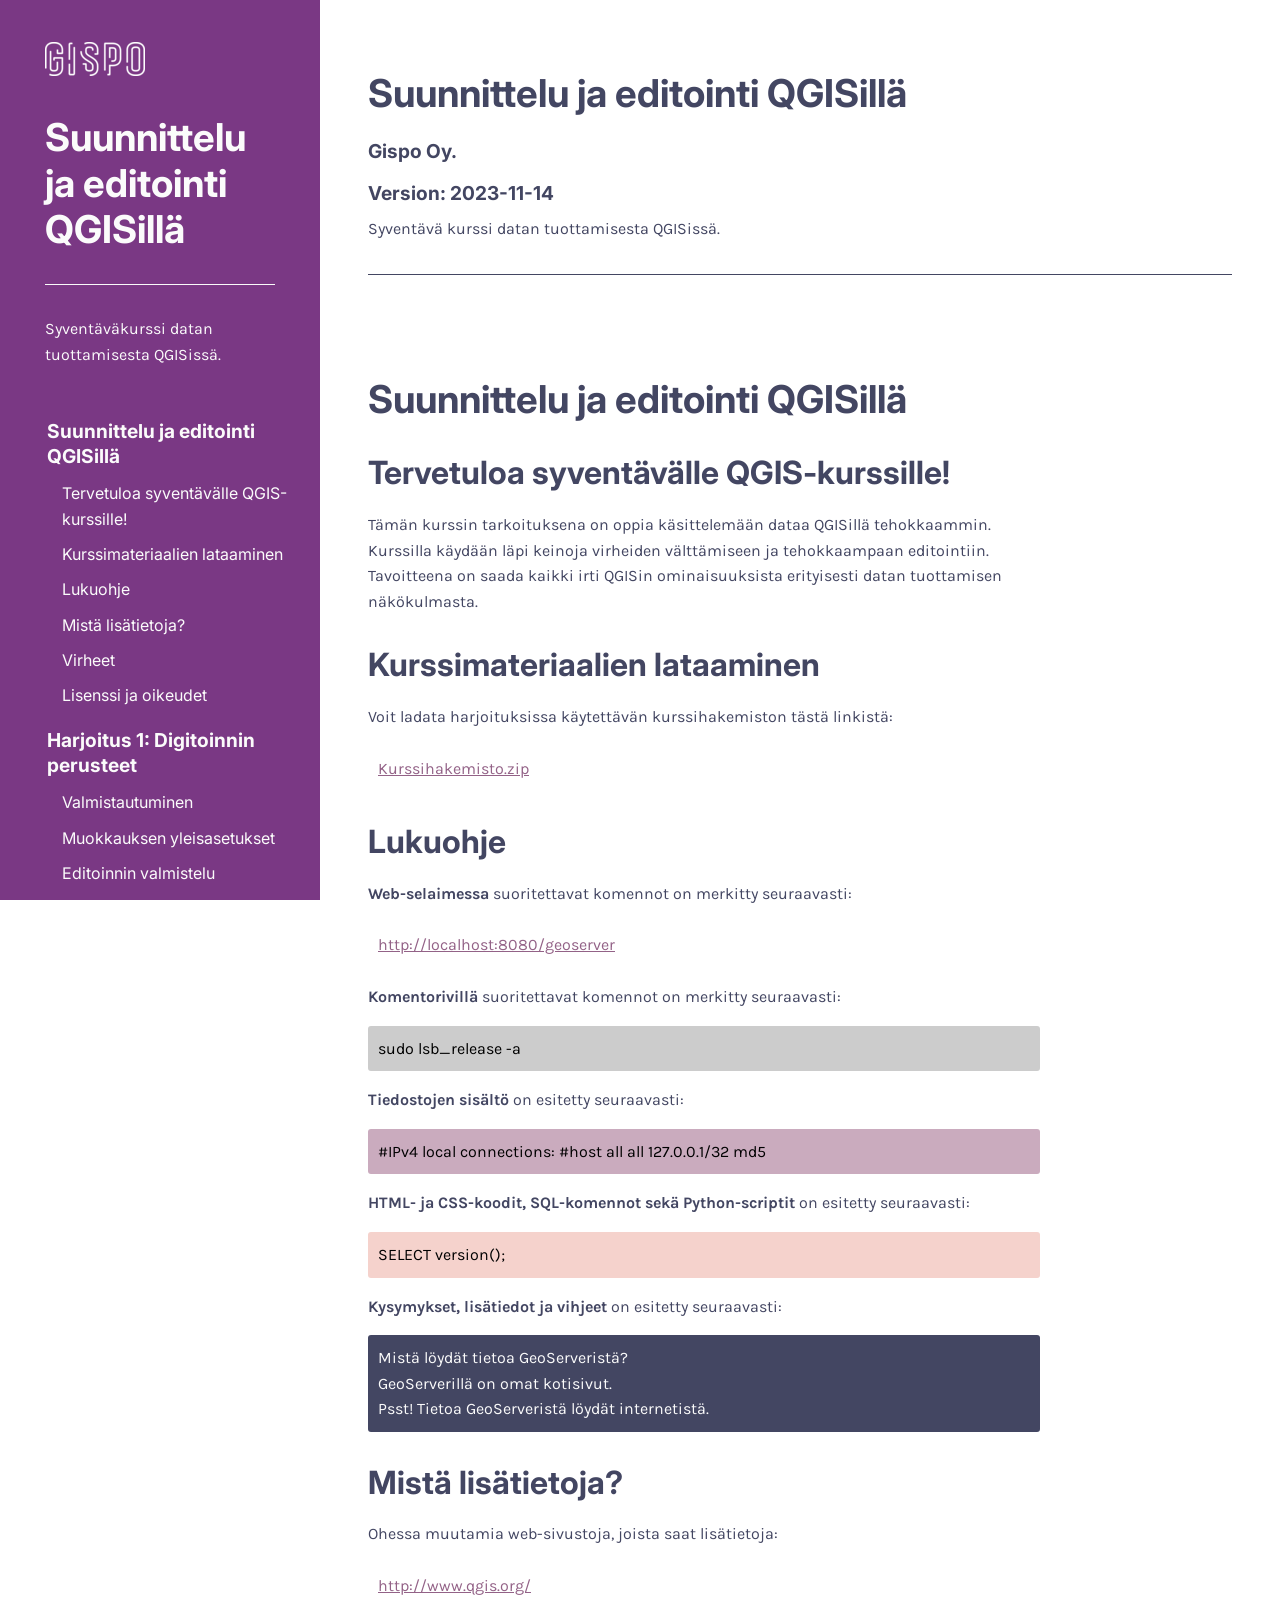
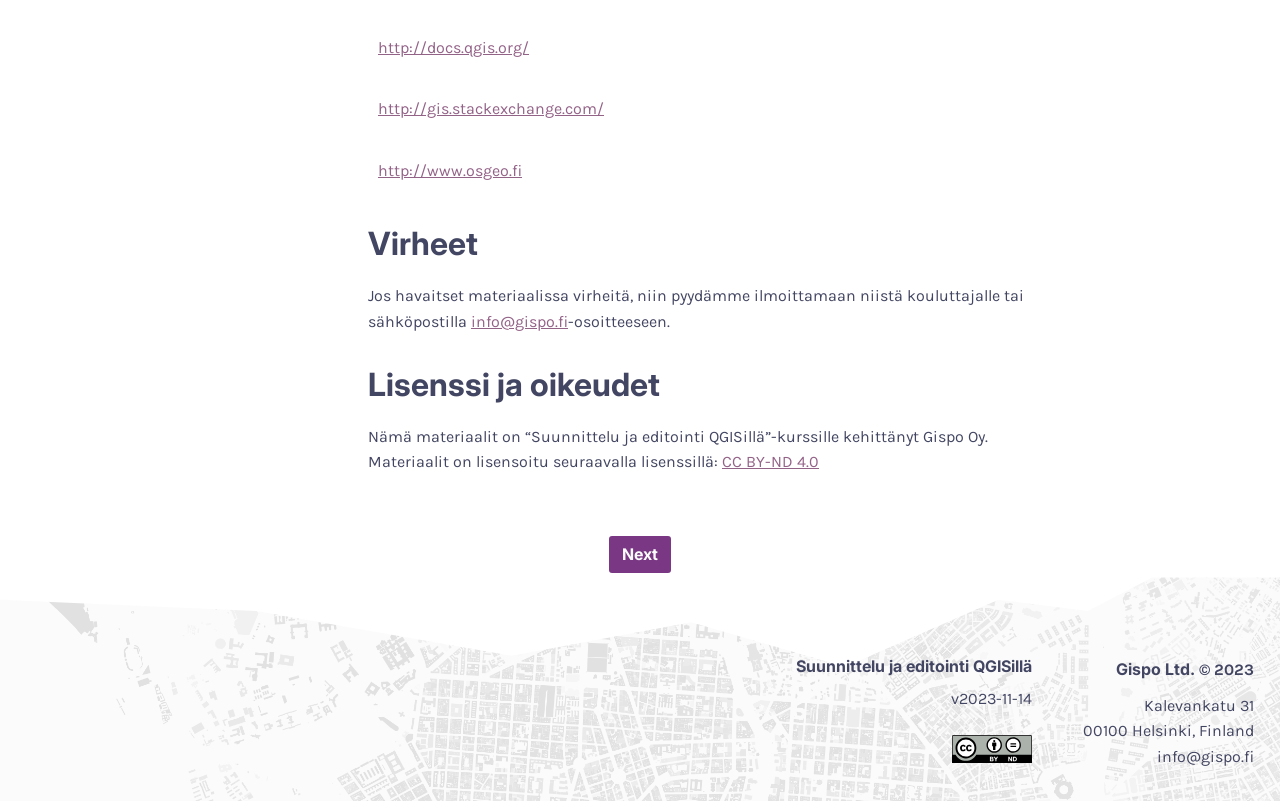
<file: docs/index.html>
<!DOCTYPE html>
<html lang="" xml:lang="">
<head>

<!-- Based on TemplateMo 553 Xtra Blog: https://templatemo.com/tm-553-xtra-blog -->

<meta charset="utf-8" />
<meta name="generator" content="pandoc" />
<meta name="viewport" content="width=device-width, initial-scale=1" />
<meta property="og:title" content="Suunnittelu ja editointi QGISillä" />
<meta property="og:type" content="book" />





<meta name="author" content="Gispo Oy." />

<meta name="date" content="2023-11-14" />


<meta name="description" content="Suunnittelu ja editointi QGISillä">

<title>Suunnittelu ja editointi QGISillä</title>




<link rel="stylesheet" href="custom.css" type="text/css" />

<link href="css/bootstrap.min.css" rel="stylesheet">
<link href="css/hamburgers.css" rel="stylesheet">

</head>

<body>


<div class="main-content">
<!-- special comment to mark beginning of title section for bookdown -->
<!-- bookdown comments must be in this order: title, toc, body -->

<div class="main-content-wrapper">

<div class="row">
<div class="col-sm-12">
<header class="main-toc sidebar" id="sidebar">
<div class="sidebar-wrapper">

<button class="navbar-toggle hamburger hamburger--collapse" id="navbar-toggle"
type="button" onclick="navToggle()" aria-label="Toggle navigation">
<span class="hamburger-box"><span class="hamburger-inner"></span></span>
</button>

<div class="sidebar-title-wrapper">
<img alt="Logo" width="100" src="img/gispo_white_sm.png" class="sidebar-logo">
<div class="sidebar-title"><h1>Suunnittelu ja editointi QGISillä</h1></div>
<div class="abstract-sidebar"><p>Syventäväkurssi datan tuottamisesta QGISissä.</p></div>
</div>

<nav class="sidebar-nav">
<div id="TOC" class="toc">
<ul>
<li class="has-sub"><a href="index.html#suunnittelu-ja-editointi-qgisillä"><span class="toc-section-number">1</span> Suunnittelu ja editointi QGISillä</a>
<ul>
<li><a href="index.html#tervetuloa-syventävälle-qgis-kurssille"><span class="toc-section-number">1.1</span> Tervetuloa syventävälle QGIS-kurssille!</a></li>
<li><a href="index.html#kurssimateriaalien-lataaminen"><span class="toc-section-number">1.2</span> Kurssimateriaalien lataaminen</a></li>
<li><a href="index.html#lukuohje"><span class="toc-section-number">1.3</span> Lukuohje</a></li>
<li><a href="index.html#mistä-lisätietoja"><span class="toc-section-number">1.4</span> Mistä lisätietoja?</a></li>
<li><a href="index.html#virheet"><span class="toc-section-number">1.5</span> Virheet</a></li>
<li><a href="index.html#lisenssi-ja-oikeudet"><span class="toc-section-number">1.6</span> Lisenssi ja oikeudet</a></li>
</ul></li>
<li class="has-sub"><a href="2-harjoitus-1-digitoinnin-perusteet.html#harjoitus-1-digitoinnin-perusteet"><span class="toc-section-number">2</span> Harjoitus 1: Digitoinnin perusteet</a>
<ul>
<li><a href="2-harjoitus-1-digitoinnin-perusteet.html#valmistautuminen"><span class="toc-section-number">2.1</span> Valmistautuminen</a></li>
<li><a href="2-harjoitus-1-digitoinnin-perusteet.html#muokkauksen-yleisasetukset"><span class="toc-section-number">2.2</span> Muokkauksen yleisasetukset</a></li>
<li><a href="2-harjoitus-1-digitoinnin-perusteet.html#editoinnin-valmistelu"><span class="toc-section-number">2.3</span> Editoinnin valmistelu</a></li>
<li><a href="2-harjoitus-1-digitoinnin-perusteet.html#geopackagen-luonti"><span class="toc-section-number">2.4</span> GeoPackagen luonti</a></li>
<li><a href="2-harjoitus-1-digitoinnin-perusteet.html#aloita-geometrioiden-editointi"><span class="toc-section-number">2.5</span> Aloita geometrioiden editointi</a></li>
</ul></li>
<li class="has-sub"><a href="3-harjoitus-2-edistyneet-digitointiominaisuudet.html#harjoitus-2-edistyneet-digitointiominaisuudet"><span class="toc-section-number">3</span> Harjoitus 2: Edistyneet digitointiominaisuudet</a>
<ul>
<li><a href="3-harjoitus-2-edistyneet-digitointiominaisuudet.html#valmistautuminen-1"><span class="toc-section-number">3.1</span> Valmistautuminen</a></li>
<li><a href="3-harjoitus-2-edistyneet-digitointiominaisuudet.html#kohteisiin-tarttuminen-snapping-ja-rakennustila-construction-mode"><span class="toc-section-number">3.2</span> Kohteisiin tarttuminen (snapping) ja rakennustila (construction mode)</a></li>
<li><a href="3-harjoitus-2-edistyneet-digitointiominaisuudet.html#rakentamistila"><span class="toc-section-number">3.3</span> Rakentamistila</a></li>
<li class="has-sub"><a href="3-harjoitus-2-edistyneet-digitointiominaisuudet.html#rakennuksen-piirto-apuviivojen-avulla"><span class="toc-section-number">3.4</span> Rakennuksen piirto apuviivojen avulla</a>
<ul>
<li><a href="3-harjoitus-2-edistyneet-digitointiominaisuudet.html#sitten-vain-harjoittelemaan."><span class="toc-section-number">3.4.1</span> Sitten vain harjoittelemaan….</a></li>
</ul></li>
<li><a href="3-harjoitus-2-edistyneet-digitointiominaisuudet.html#suorakulmaisen-polygonin-piirtäminen"><span class="toc-section-number">3.5</span> Suorakulmaisen polygonin piirtäminen</a></li>
<li><a href="3-harjoitus-2-edistyneet-digitointiominaisuudet.html#tehtävä-rakennus-3540-m-tontin-rajan-suuntaisesti-etäisyys-rajaan-15-m"><span class="toc-section-number">3.6</span> Tehtävä: “Rakennus 35×40 m tontin rajan suuntaisesti, etäisyys rajaan 15 m”</a></li>
<li><a href="3-harjoitus-2-edistyneet-digitointiominaisuudet.html#case-rakennusala-tontille-polygonin-kopiointi-toiseksi-itseään-pienemmäksi"><span class="toc-section-number">3.7</span> Case rakennusala tontille: polygonin kopiointi toiseksi itseään pienemmäksi</a></li>
<li><a href="3-harjoitus-2-edistyneet-digitointiominaisuudet.html#lisätehtävä-lisää-rakennukset-tasolle-funktio-jolla-pinta-ala-tieto-päivittyy-automaattisesti"><span class="toc-section-number">3.8</span> Lisätehtävä: Lisää Rakennukset tasolle funktio, jolla pinta-ala tieto päivittyy automaattisesti</a></li>
<li><a href="3-harjoitus-2-edistyneet-digitointiominaisuudet.html#lopuksi"><span class="toc-section-number">3.9</span> Lopuksi</a></li>
</ul></li>
<li class="has-sub"><a href="4-harjoitus-3-georeferointi.html#harjoitus-3-georeferointi"><span class="toc-section-number">4</span> Harjoitus 3: Georeferointi</a>
<ul>
<li class="has-sub"><a href="4-harjoitus-3-georeferointi.html#valmistautuminen-2"><span class="toc-section-number">4.1</span> Valmistautuminen</a>
<ul>
<li><a href="4-harjoitus-3-georeferointi.html#section"><span class="toc-section-number">4.1.1</span> </a></li>
</ul></li>
<li><a href="4-harjoitus-3-georeferointi.html#aineistojen-valmistelu---georeferoija-lisäosan-aktivointi"><span class="toc-section-number">4.2</span> Aineistojen valmistelu <strong>-</strong> Georeferoija lisäosan aktivointi</a></li>
<li><a href="4-harjoitus-3-georeferointi.html#georeferoija-lisäosan-toiminta"><span class="toc-section-number">4.3</span> Georeferoija-lisäosan toiminta</a></li>
<li><a href="4-harjoitus-3-georeferointi.html#panosta-vastinpisteisiin"><span class="toc-section-number">4.4</span> Panosta vastinpisteisiin</a></li>
<li><a href="4-harjoitus-3-georeferointi.html#vastinpisteiden-tarkastelu-ja-varsinainen-georeferointi"><span class="toc-section-number">4.5</span> Vastinpisteiden tarkastelu ja varsinainen georeferointi</a></li>
</ul></li>
<li class="has-sub"><a href="5-harjoitus-4-topologia-ja-geometria.html#harjoitus-4-topologia-ja-geometria"><span class="toc-section-number">5</span> Harjoitus 4: Topologia ja geometria</a>
<ul>
<li><a href="5-harjoitus-4-topologia-ja-geometria.html#valmistautuminen-3"><span class="toc-section-number">5.1</span> Valmistautuminen</a></li>
<li><a href="5-harjoitus-4-topologia-ja-geometria.html#virheellisen-aineiston-tuonti-qgisiin"><span class="toc-section-number">5.2</span> Virheellisen aineiston tuonti QGISiin</a></li>
<li><a href="5-harjoitus-4-topologia-ja-geometria.html#tarkista-kelpoisuus-check-validity"><span class="toc-section-number">5.3</span> Tarkista kelpoisuus (Check validity)</a></li>
<li><a href="5-harjoitus-4-topologia-ja-geometria.html#topologian-tarkastaja-topology-checker"><span class="toc-section-number">5.4</span> Topologian tarkastaja (Topology checker)</a></li>
<li><a href="5-harjoitus-4-topologia-ja-geometria.html#tarkista-geometriat-geometry-checker"><span class="toc-section-number">5.5</span> Tarkista geometriat (Geometry checker)</a></li>
<li><a href="5-harjoitus-4-topologia-ja-geometria.html#geometrian-ja-topologian-validointi-tasoa-muokattaessa"><span class="toc-section-number">5.6</span> Geometrian ja topologian validointi tasoa muokattaessa</a></li>
</ul></li>
<li class="has-sub"><a href="6-harjoitus-5-geokoodaus.html#harjoitus-5-geokoodaus"><span class="toc-section-number">6</span> Harjoitus 5: Geokoodaus</a>
<ul>
<li><a href="6-harjoitus-5-geokoodaus.html#valmistautuminen-4"><span class="toc-section-number">6.1</span> Valmistautuminen</a></li>
<li><a href="6-harjoitus-5-geokoodaus.html#geocoding--lisäosa"><span class="toc-section-number">6.2</span> GeoCoding -lisäosa</a></li>
<li class="has-sub"><a href="6-harjoitus-5-geokoodaus.html#digitransit.fi-geocoder"><span class="toc-section-number">6.3</span> DigiTransit.fi Geocoder</a>
<ul>
<li><a href="6-harjoitus-5-geokoodaus.html#digitransit.fi---alkuvalmistelut"><span class="toc-section-number">6.3.1</span> DigiTransit.fi - alkuvalmistelut</a></li>
<li><a href="6-harjoitus-5-geokoodaus.html#digitransit.fi---geocoder-aktivointi"><span class="toc-section-number">6.3.2</span> DigiTransit.fi - Geocoder aktivointi</a></li>
</ul></li>
</ul></li>
</ul>
</div>
</nav>
</div>
</header>
</div>
</div>
<div class="row">
<div class="col-sm-12">
<!-- This title section is only rendered to index.html -->
<div id="title-container">

<h1 id="title-header">Suunnittelu ja editointi QGISillä</h1>

<h4 class="author">Gispo Oy.</h4>

<h4 id="build-date">Version: 2023-11-14</h4>

<div class="abstract"><p>Syventävä kurssi datan tuottamisesta QGISissä.</p></div>

</div>
<div id="suunnittelu-ja-editointi-qgisillä" class="section level1" number="1">
<h1><span class="header-section-number">1</span> Suunnittelu ja editointi QGISillä</h1>
<div id="tervetuloa-syventävälle-qgis-kurssille" class="section level2" number="1.1">
<h2><span class="header-section-number">1.1</span> Tervetuloa syventävälle QGIS-kurssille!</h2>
<p>Tämän kurssin tarkoituksena on oppia käsittelemään dataa QGISillä tehokkaammin.
Kurssilla käydään läpi keinoja virheiden välttämiseen ja tehokkaampaan editointiin.
Tavoitteena on saada kaikki irti QGISin ominaisuuksista erityisesti datan tuottamisen näkökulmasta.</p>
</div>
<div id="kurssimateriaalien-lataaminen" class="section level2" number="1.2">
<h2><span class="header-section-number">1.2</span> Kurssimateriaalien lataaminen</h2>
<p>Voit ladata harjoituksissa käytettävän kurssihakemiston tästä linkistä:</p>
<div class="note-box">
<p><a href="https://drive.google.com/uc?export=download&amp;id=1mn5UeGgBxYZ29qG0igVmKanzVpeNEaK5">Kurssihakemisto.zip</a></p>
</div>
</div>
<div id="lukuohje" class="section level2" number="1.3">
<h2><span class="header-section-number">1.3</span> Lukuohje</h2>
<p><strong>Web-selaimessa</strong> suoritettavat komennot on merkitty seuraavasti:</p>
<div class="note-box">
<p><a href="http://localhost:8080/geoserver" class="uri">http://localhost:8080/geoserver</a></p>
</div>
<p><strong>Komentorivillä</strong> suoritettavat komennot on merkitty seuraavasti:</p>
<div class="commandline-box">
<p>sudo lsb_release -a</p>
</div>
<p><strong>Tiedostojen sisältö</strong> on esitetty seuraavasti:</p>
<div class="file-content-box">
<p>#IPv4 local connections: #host all all 127.0.0.1/32 md5</p>
</div>
<p><strong>HTML- ja CSS-koodit, SQL-komennot sekä Python-scriptit</strong> on esitetty seuraavasti:</p>
<div class="code-box">
<p>SELECT version();</p>
</div>
<p><strong>Kysymykset, lisätiedot ja vihjeet</strong> on esitetty seuraavasti:</p>
<div class="hint-box">
<p>Mistä löydät tietoa GeoServeristä?</p>
<p>GeoServerillä on omat kotisivut.</p>
<p>Psst! Tietoa GeoServeristä löydät internetistä.</p>
</div>
</div>
<div id="mistä-lisätietoja" class="section level2" number="1.4">
<h2><span class="header-section-number">1.4</span> Mistä lisätietoja?</h2>
<p>Ohessa muutamia web-sivustoja, joista saat lisätietoja:</p>
<div class="note-box">
<p><a href="http://www.qgis.org/" class="uri">http://www.qgis.org/</a></p>
</div>
<div class="note-box">
<p><a href="http://docs.qgis.org/" class="uri">http://docs.qgis.org/</a></p>
</div>
<div class="note-box">
<p><a href="http://gis.stackexchange.com/" class="uri">http://gis.stackexchange.com/</a></p>
</div>
<div class="note-box">
<p><a href="http://www.osgeo.fi" class="uri">http://www.osgeo.fi</a></p>
</div>
</div>
<div id="virheet" class="section level2" number="1.5">
<h2><span class="header-section-number">1.5</span> Virheet</h2>
<p>Jos havaitset materiaalissa virheitä, niin pyydämme ilmoittamaan niistä kouluttajalle tai sähköpostilla <a href="mailto:info@gispo.fi" class="email">info@gispo.fi</a>-osoitteeseen.</p>
</div>
<div id="lisenssi-ja-oikeudet" class="section level2" number="1.6">
<h2><span class="header-section-number">1.6</span> Lisenssi ja oikeudet</h2>
<p>Nämä materiaalit on “Suunnittelu ja editointi QGISillä”-kurssille kehittänyt Gispo Oy. Materiaalit on lisensoitu seuraavalla lisenssillä: <a href="https://creativecommons.org/licenses/by-nd/4.0/">CC BY-ND 4.0</a></p>

</div>
</div>
<p style="text-align: center;">
<a href="2-harjoitus-1-digitoinnin-perusteet.html"><button class="btn btn-default">Next</button></a>
</p>
</div>
</div>

<footer class="footer text-center">

<div class="footer-container text-center">

<div class="footer-info">
<h5 class="footer-title">Suunnittelu ja editointi QGISillä</h5>
<span class="footer-version">v2023-11-14</span>
<div class="license"><img src="img/by-nd.svg" width="80px" alt="CC-BY-ND"></div>
</div>

<div class="footer-info">
<h5 class="footer-title footer-company">Gispo Ltd.
<span class="footer-copyright-year">© 2023</span></h5>
<span class="footer-contact-info">Kalevankatu 31
<br>00100 Helsinki, Finland
<br>info@gispo.fi
</span>
</div>

</div>
</div>
</footer>
</div>


<script src="js/nav-script.js"></script>

</body>
</html>
</file>
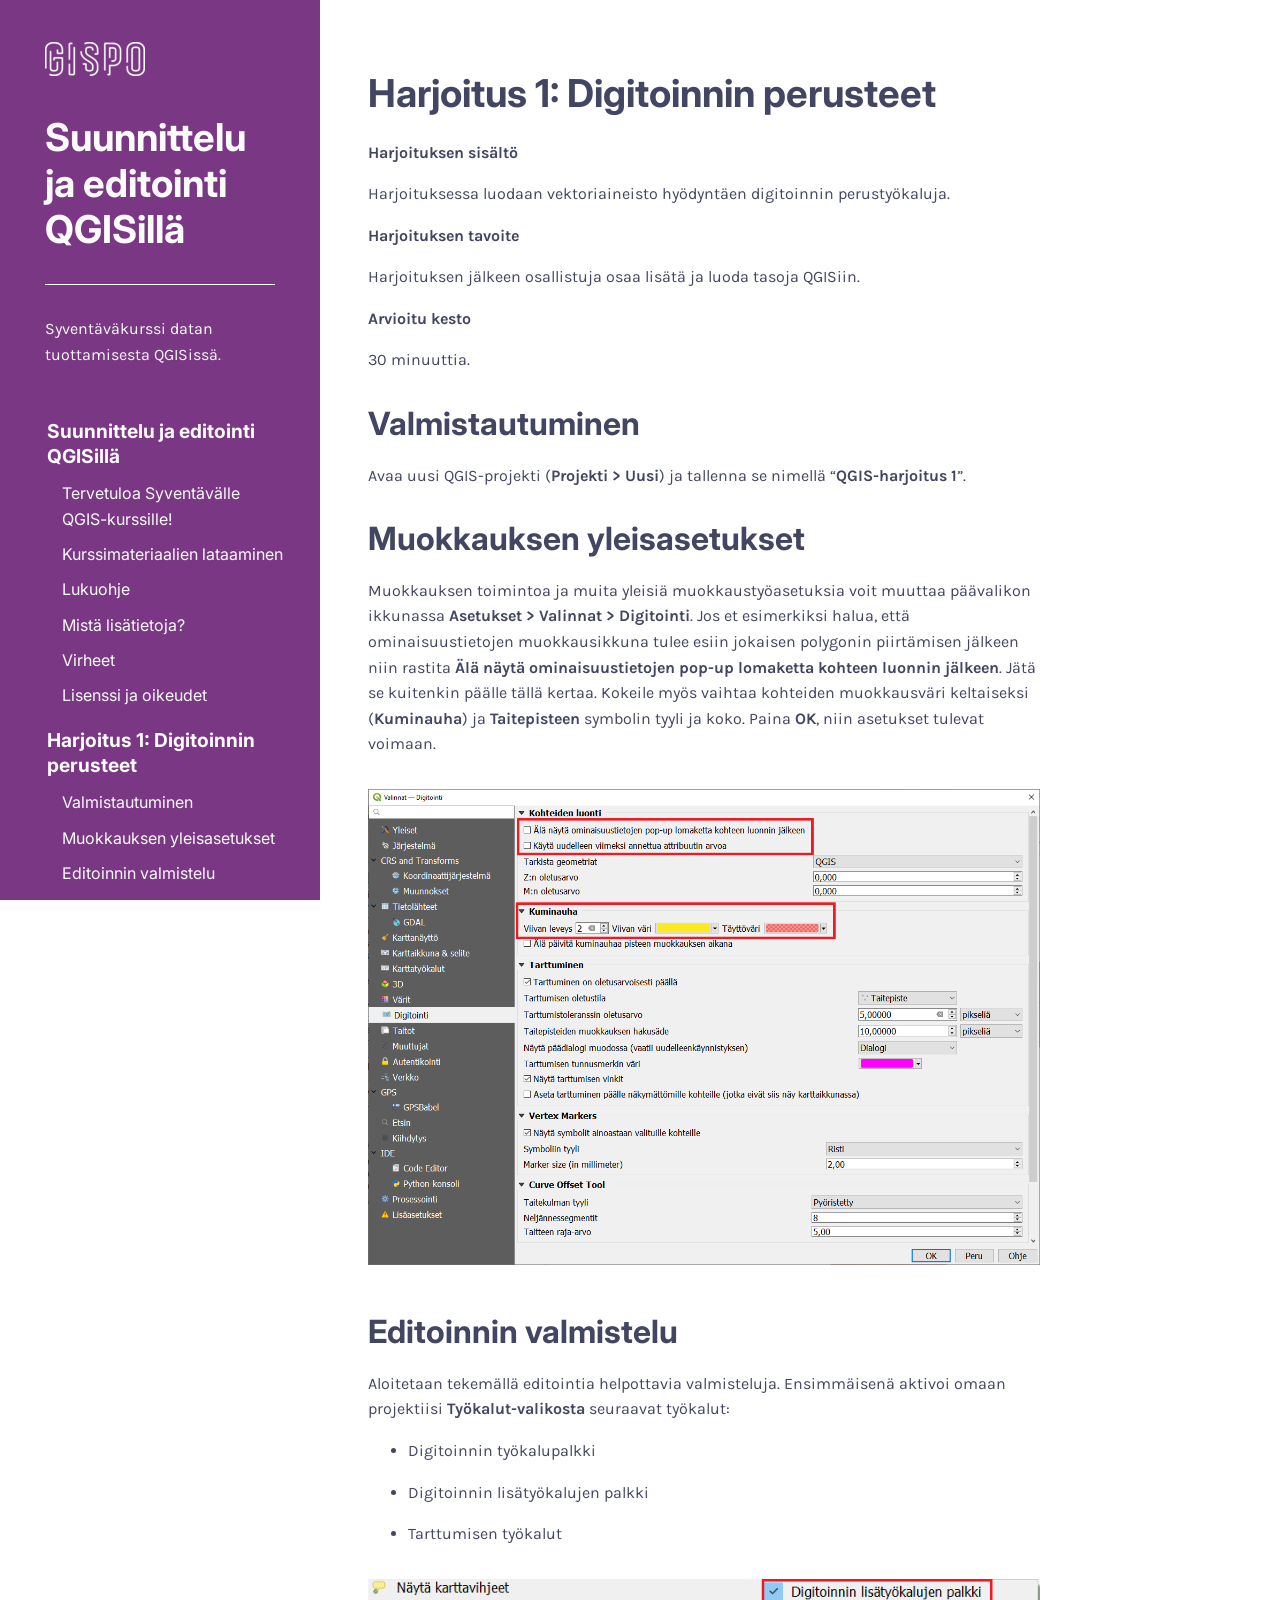
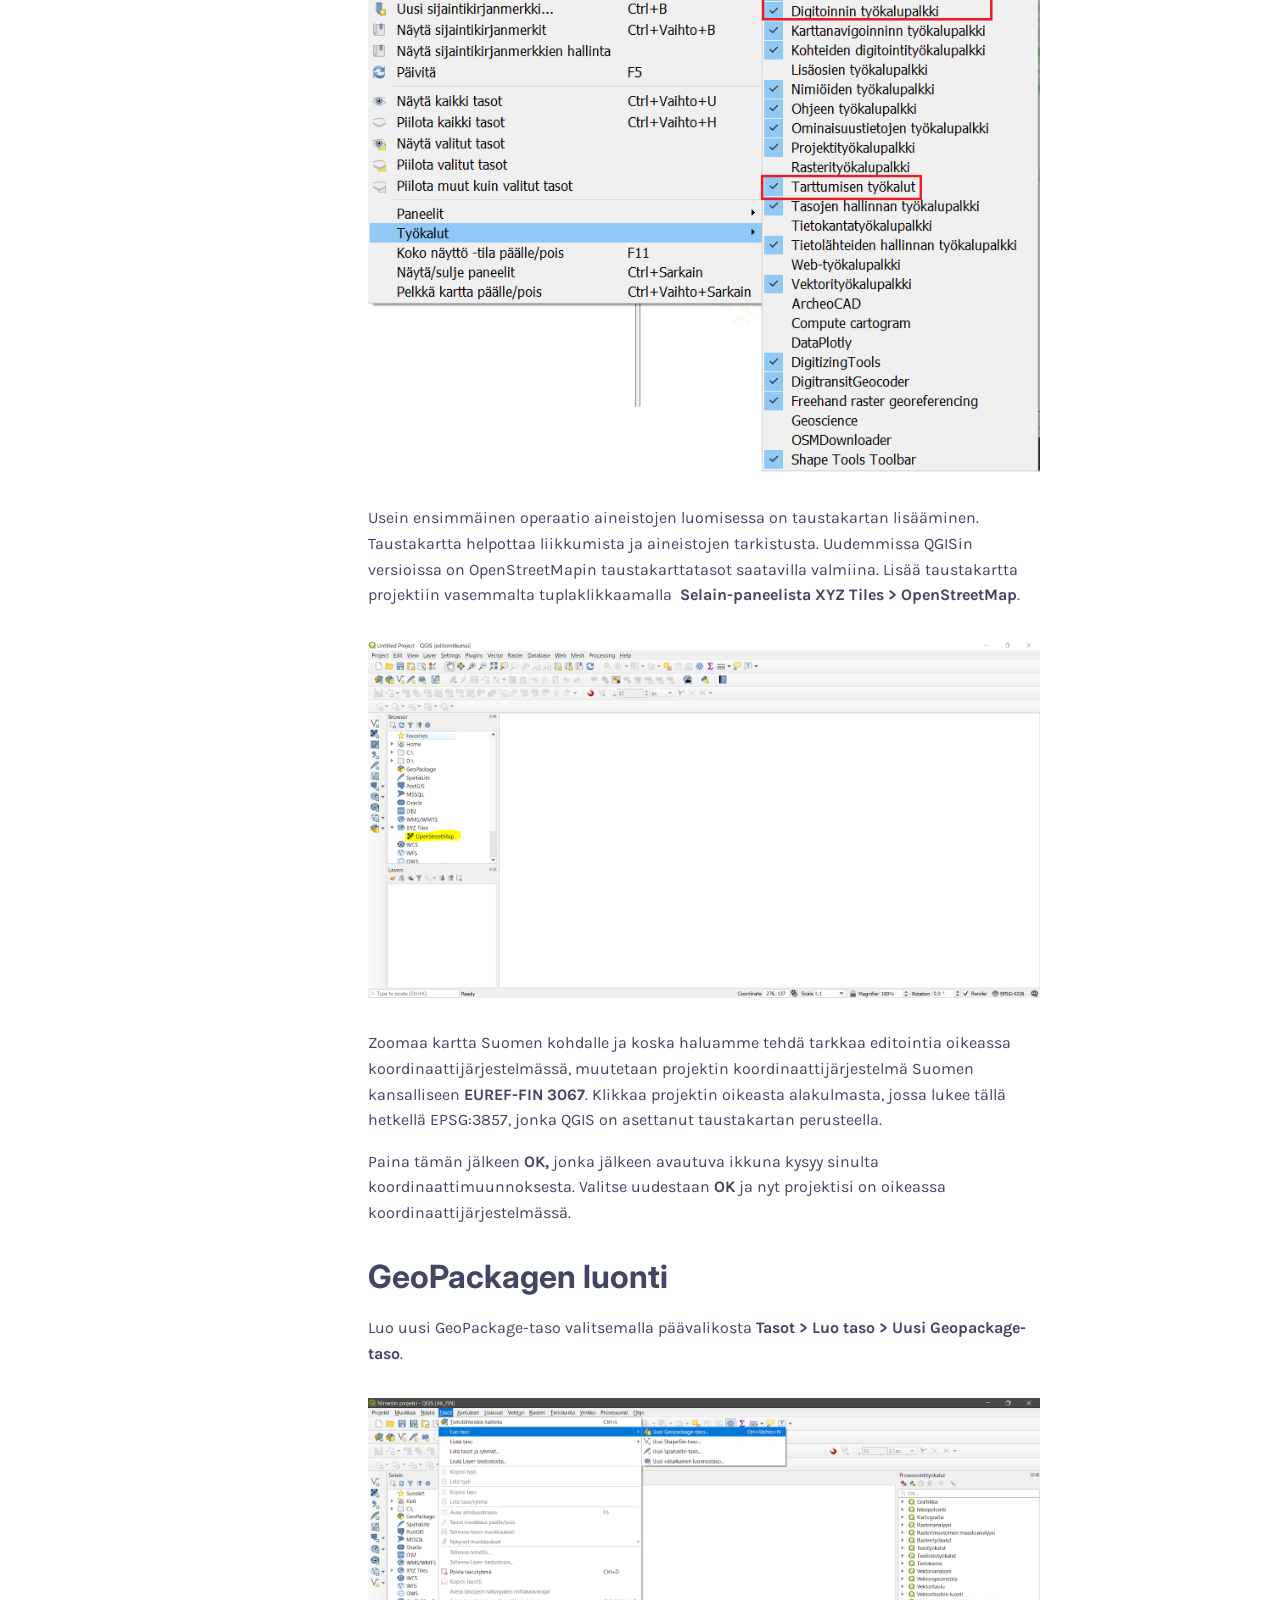
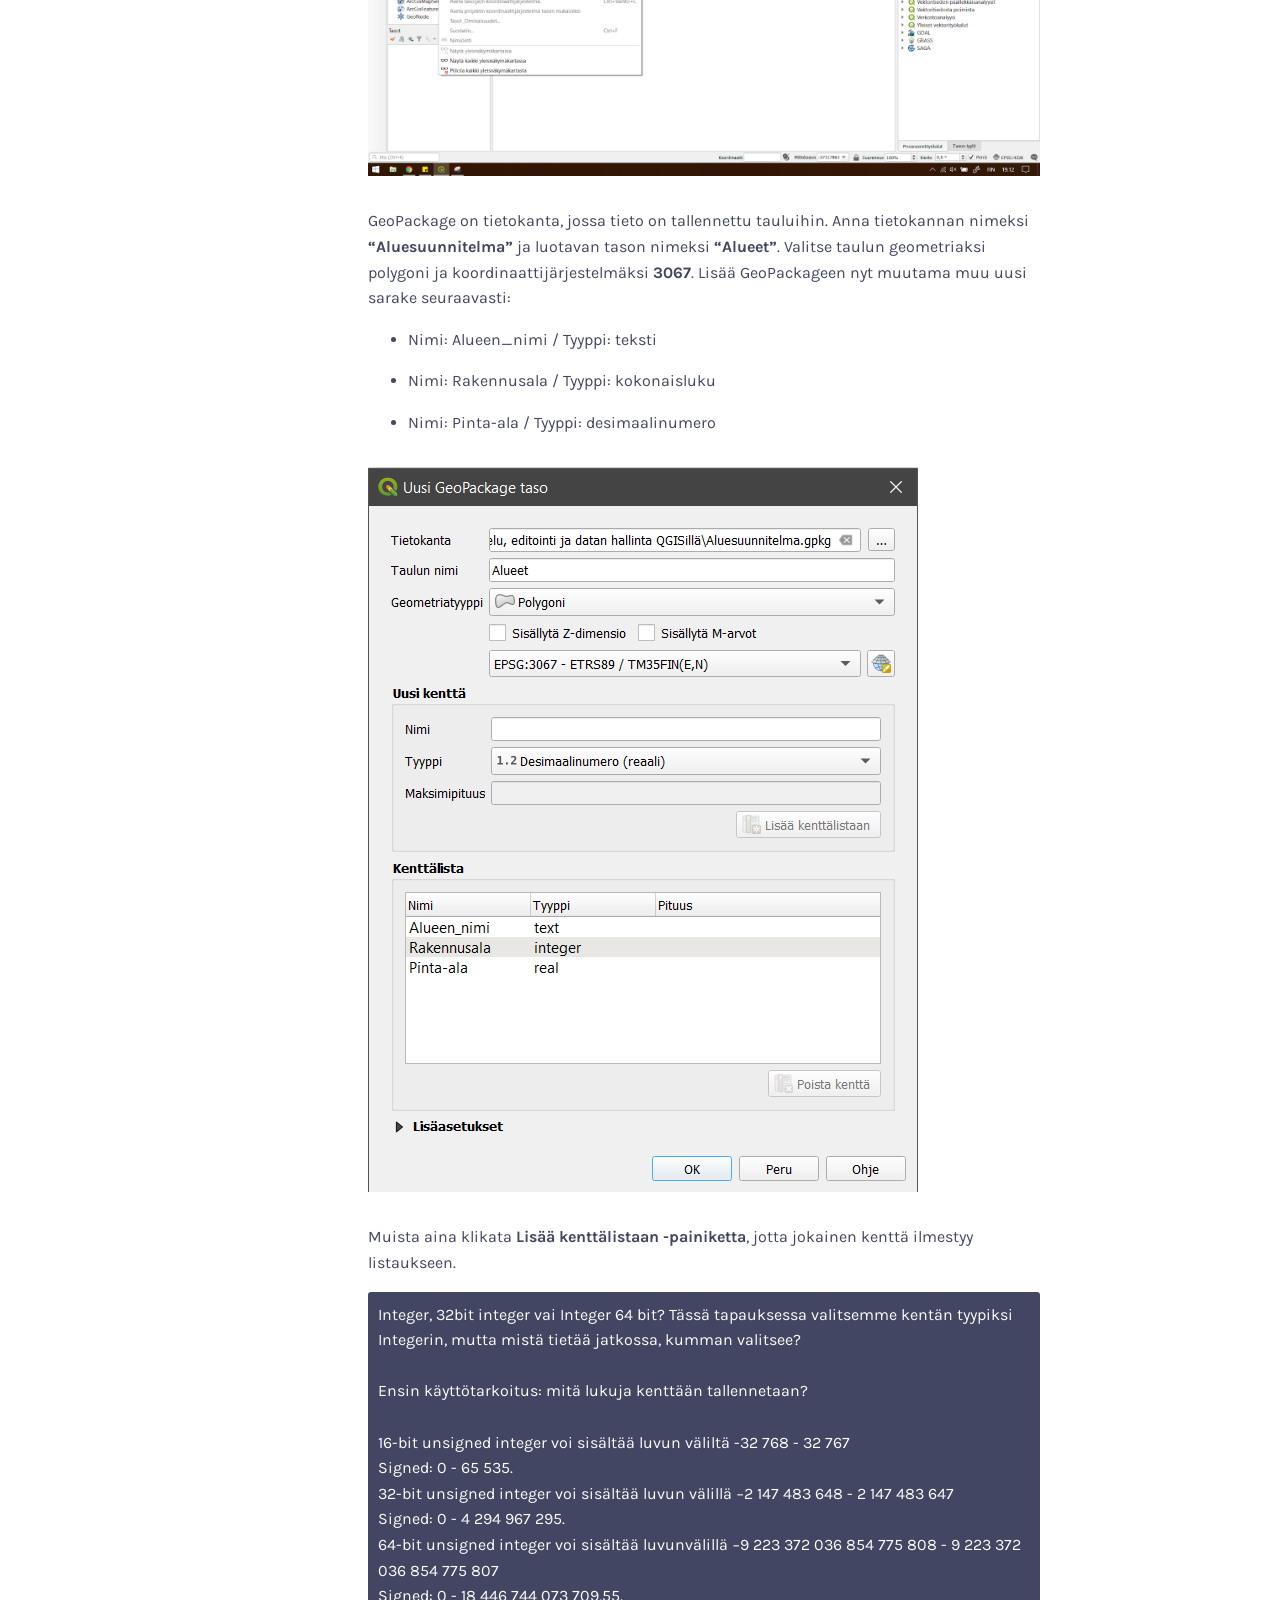
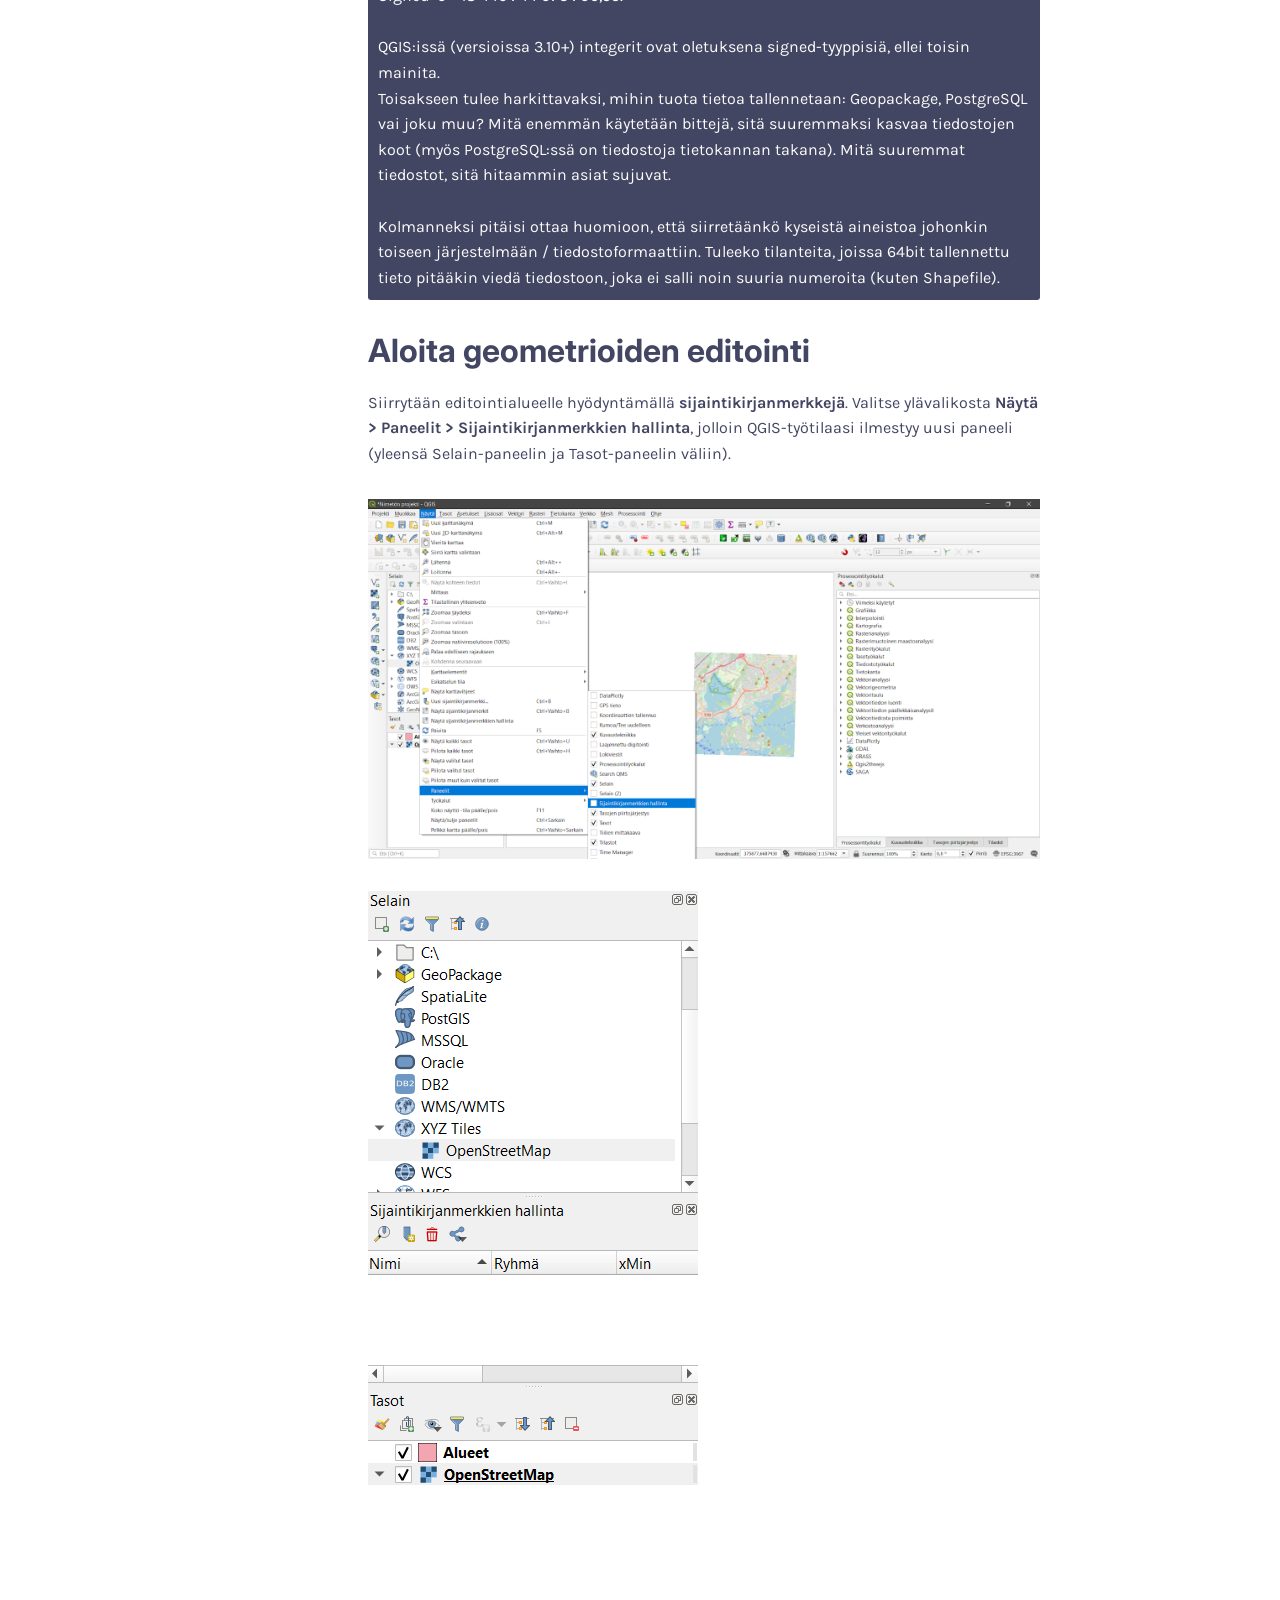
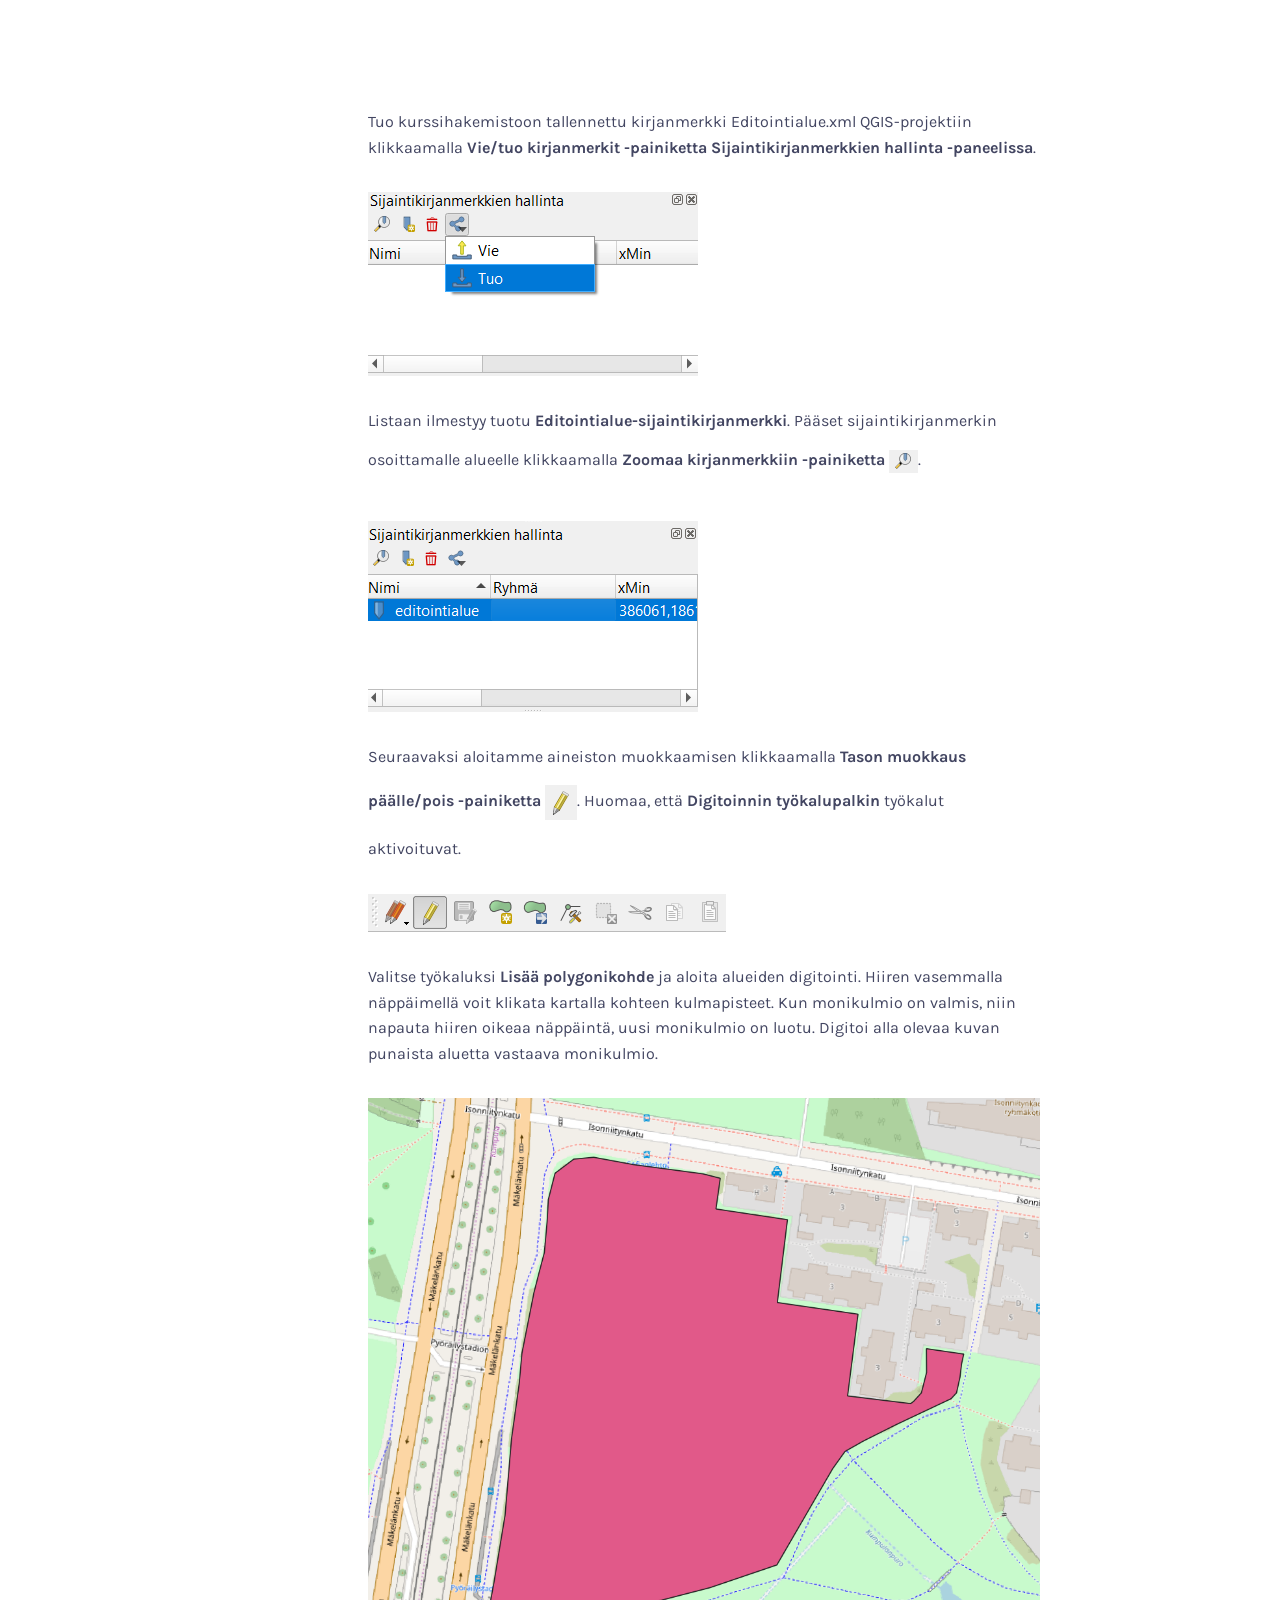
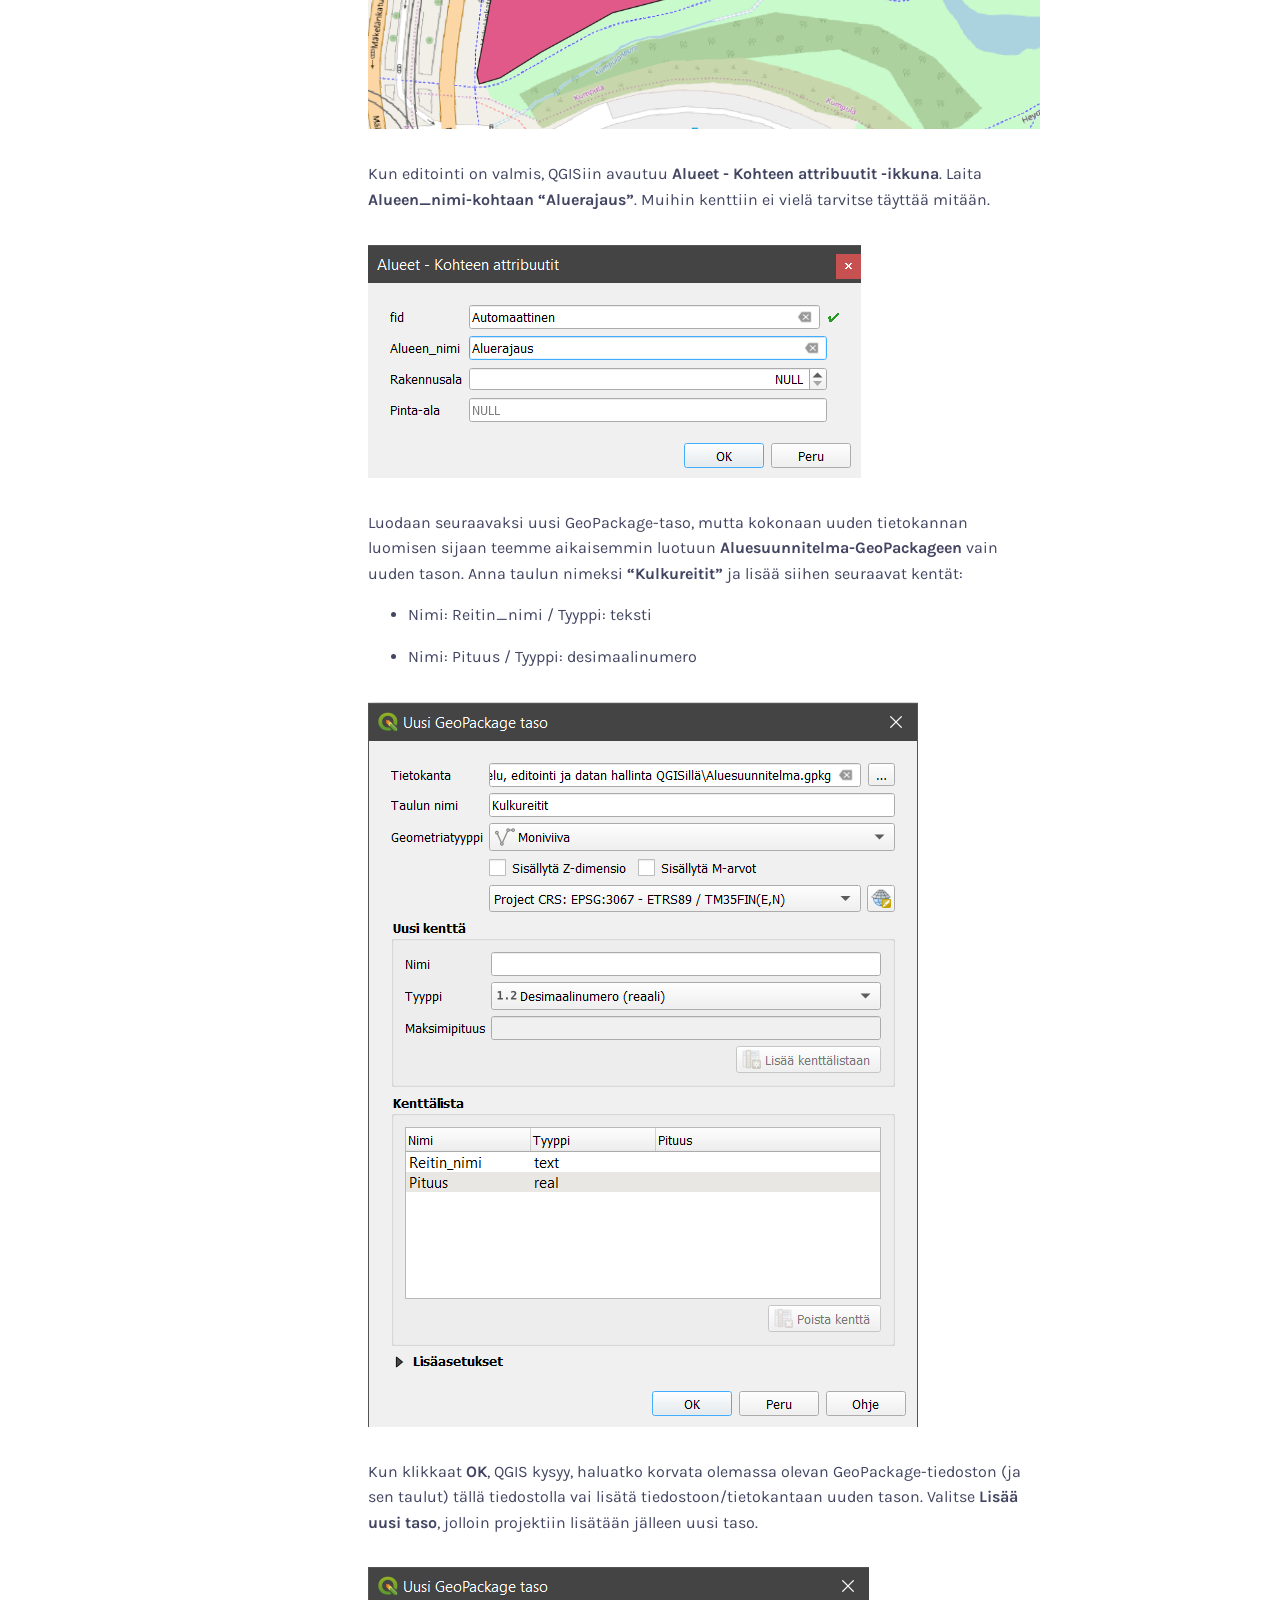
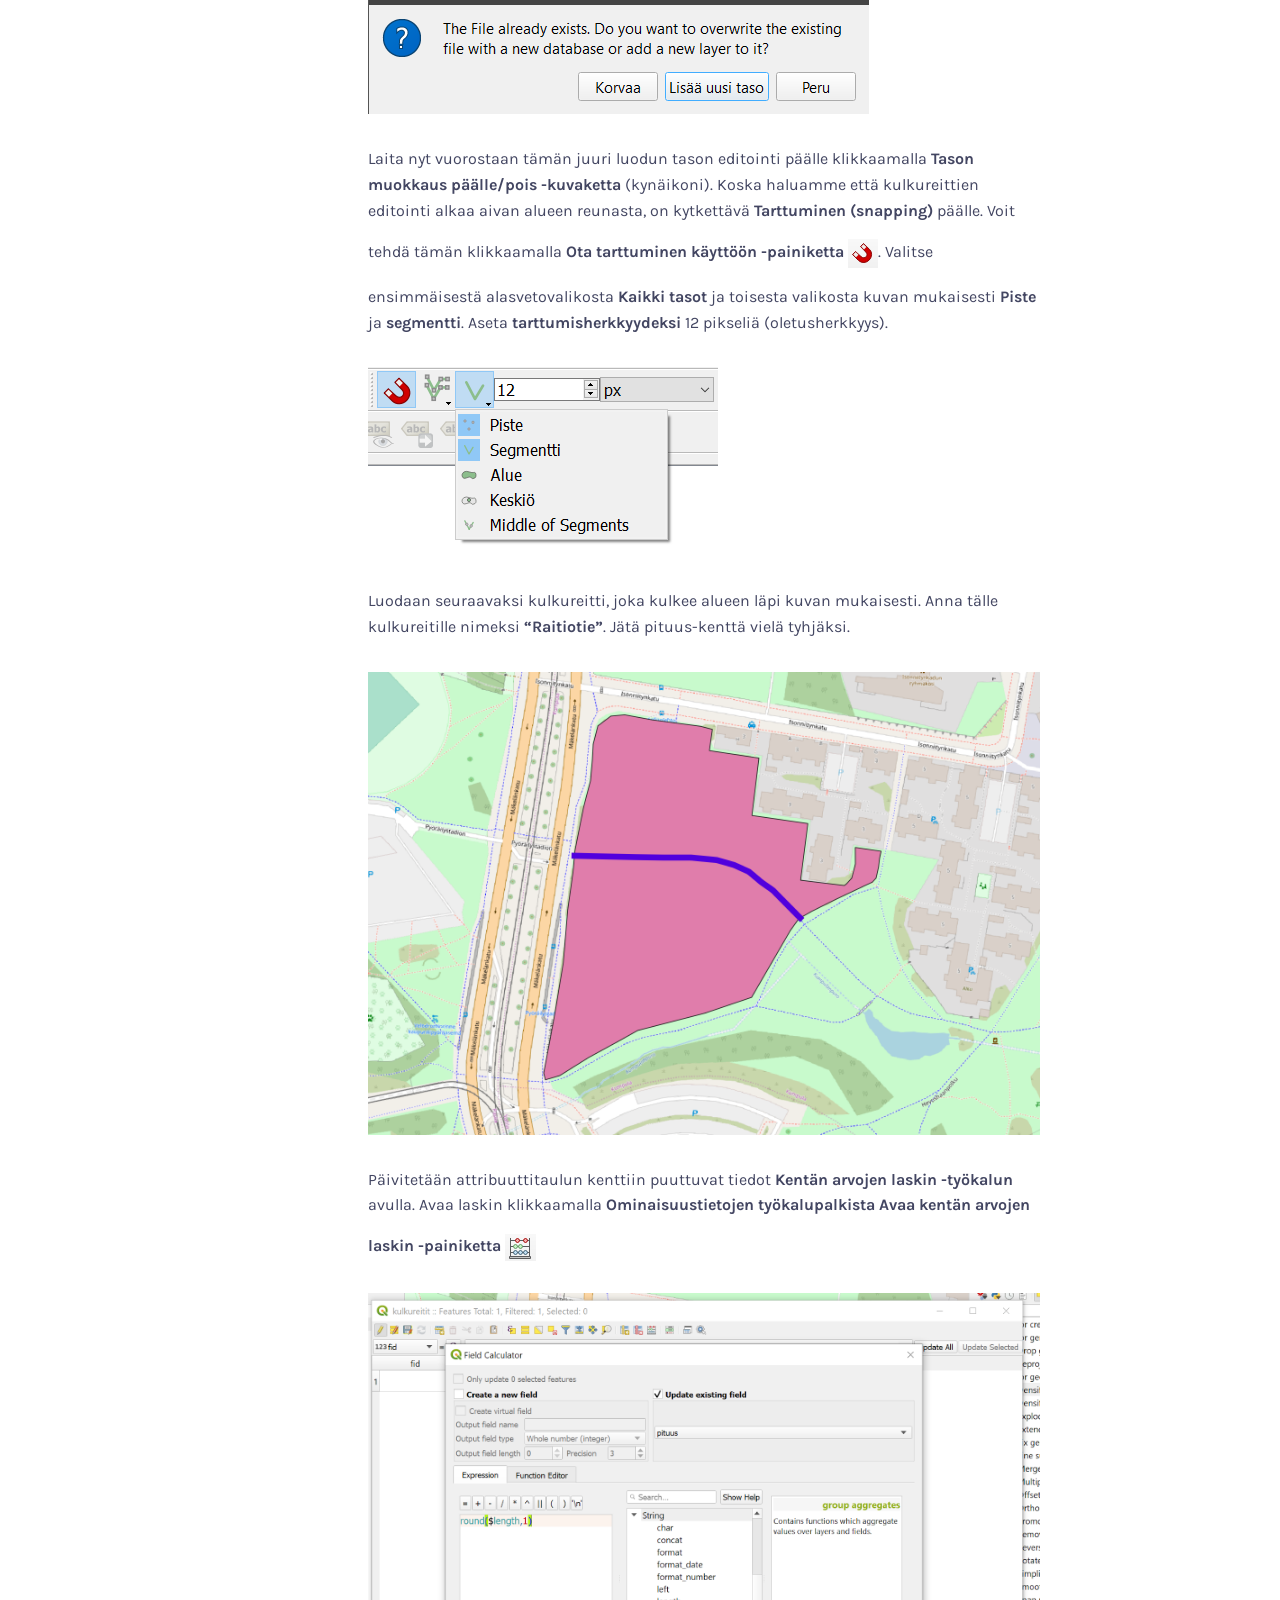
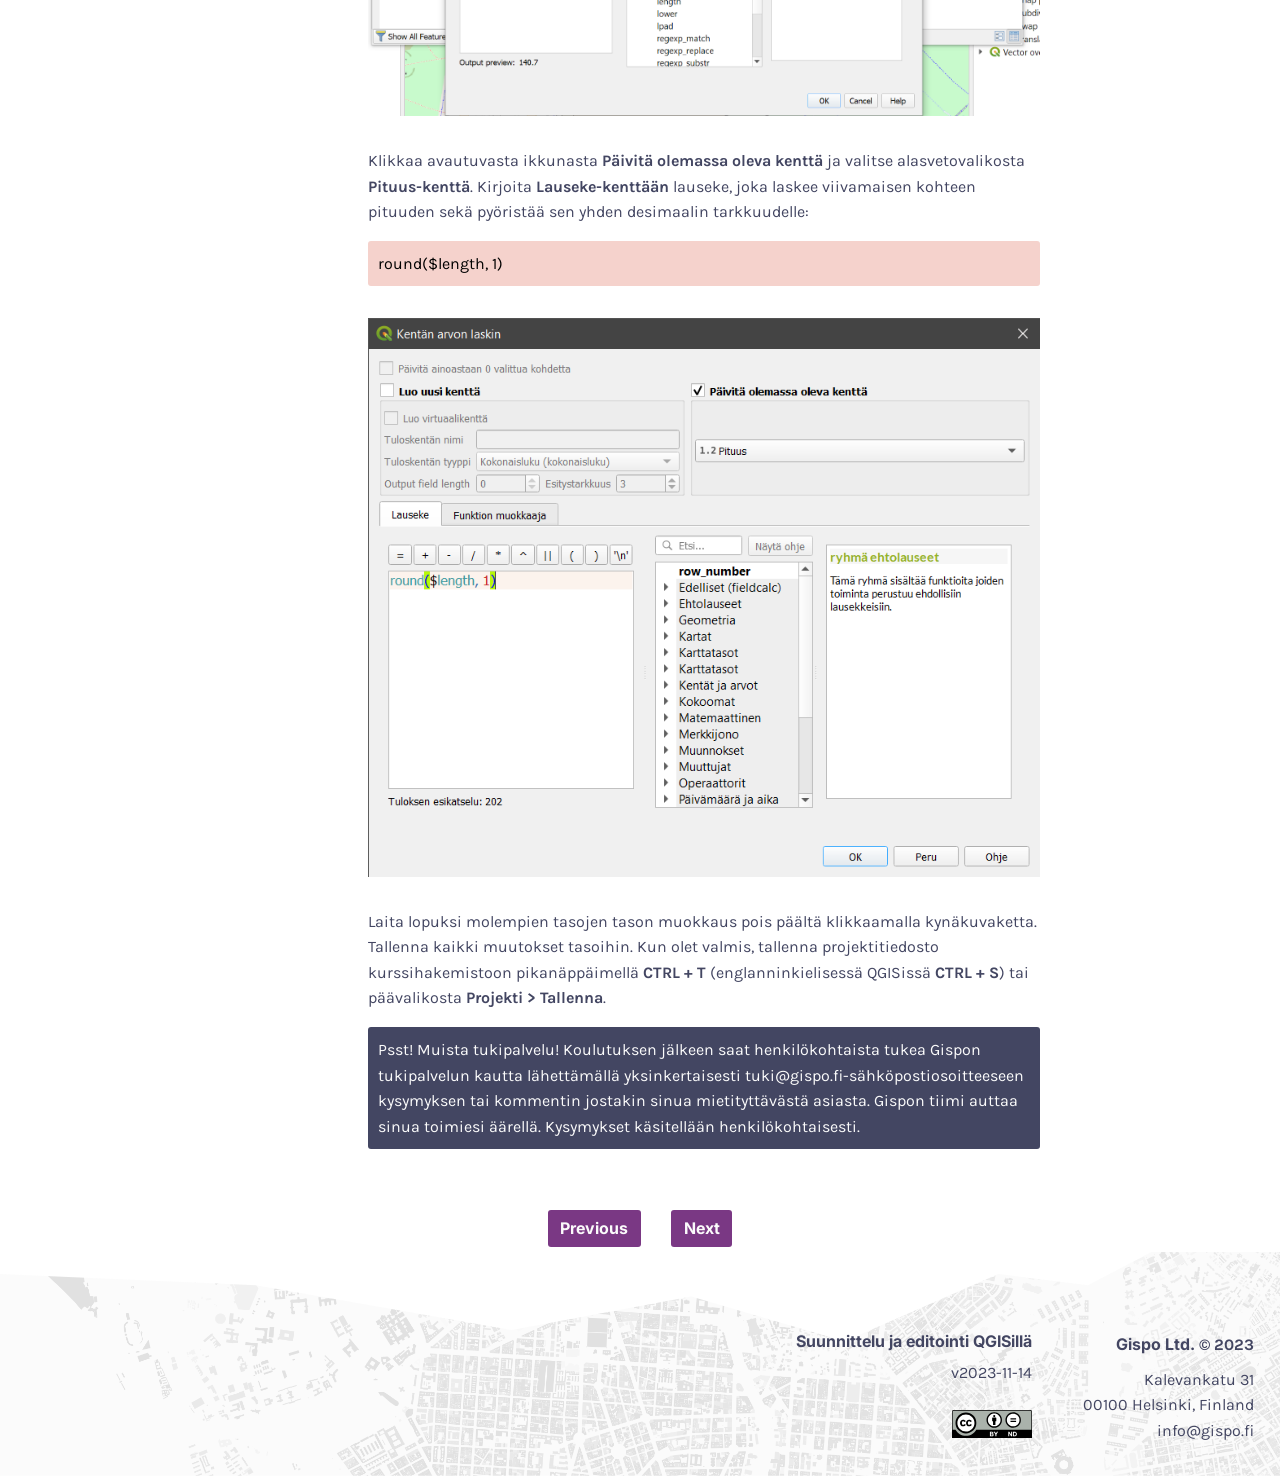
<file: docs/2-harjoitus-1-digitoinnin-perusteet.html>
<!DOCTYPE html>
<html lang="" xml:lang="">
<head>

<!-- Based on TemplateMo 553 Xtra Blog: https://templatemo.com/tm-553-xtra-blog -->

<meta charset="utf-8" />
<meta name="generator" content="pandoc" />
<meta name="viewport" content="width=device-width, initial-scale=1" />
<meta property="og:title" content="2 Harjoitus 1: Digitoinnin perusteet | Suunnittelu ja editointi QGISillä" />
<meta property="og:type" content="book" />





<meta name="author" content="Gispo Oy." />

<meta name="date" content="2023-11-14" />


<meta name="description" content="2 Harjoitus 1: Digitoinnin perusteet | Suunnittelu ja editointi QGISillä">

<title>2 Harjoitus 1: Digitoinnin perusteet | Suunnittelu ja editointi QGISillä</title>




<link rel="stylesheet" href="custom.css" type="text/css" />

<link href="css/bootstrap.min.css" rel="stylesheet">
<link href="css/hamburgers.css" rel="stylesheet">

</head>

<body>


<div class="main-content">
<!-- special comment to mark beginning of title section for bookdown -->
<!-- bookdown comments must be in this order: title, toc, body -->

<div class="main-content-wrapper">

<div class="row">
<div class="col-sm-12">
<header class="main-toc sidebar" id="sidebar">
<div class="sidebar-wrapper">

<button class="navbar-toggle hamburger hamburger--collapse" id="navbar-toggle"
type="button" onclick="navToggle()" aria-label="Toggle navigation">
<span class="hamburger-box"><span class="hamburger-inner"></span></span>
</button>

<div class="sidebar-title-wrapper">
<img alt="Logo" width="100" src="img/gispo_white_sm.png" class="sidebar-logo">
<div class="sidebar-title"><h1>Suunnittelu ja editointi QGISillä</h1></div>
<div class="abstract-sidebar"><p>Syventäväkurssi datan tuottamisesta QGISissä.</p></div>
</div>

<nav class="sidebar-nav">
<div id="TOC" class="toc">
<ul>
<li class="has-sub"><a href="index.html#suunnittelu-ja-editointi-qgisillä"><span class="toc-section-number">1</span> Suunnittelu ja editointi QGISillä</a>
<ul>
<li><a href="index.html#tervetuloa-syventävälle-qgis-kurssille"><span class="toc-section-number">1.1</span> Tervetuloa Syventävälle QGIS-kurssille!</a></li>
<li><a href="index.html#kurssimateriaalien-lataaminen"><span class="toc-section-number">1.2</span> Kurssimateriaalien lataaminen</a></li>
<li><a href="index.html#lukuohje"><span class="toc-section-number">1.3</span> Lukuohje</a></li>
<li><a href="index.html#mistä-lisätietoja"><span class="toc-section-number">1.4</span> Mistä lisätietoja?</a></li>
<li><a href="index.html#virheet"><span class="toc-section-number">1.5</span> Virheet</a></li>
<li><a href="index.html#lisenssi-ja-oikeudet"><span class="toc-section-number">1.6</span> Lisenssi ja oikeudet</a></li>
</ul></li>
<li class="has-sub"><a href="2-harjoitus-1-digitoinnin-perusteet.html#harjoitus-1-digitoinnin-perusteet"><span class="toc-section-number">2</span> Harjoitus 1: Digitoinnin perusteet</a>
<ul>
<li><a href="2-harjoitus-1-digitoinnin-perusteet.html#valmistautuminen"><span class="toc-section-number">2.1</span> Valmistautuminen</a></li>
<li><a href="2-harjoitus-1-digitoinnin-perusteet.html#muokkauksen-yleisasetukset"><span class="toc-section-number">2.2</span> Muokkauksen yleisasetukset</a></li>
<li><a href="2-harjoitus-1-digitoinnin-perusteet.html#editoinnin-valmistelu"><span class="toc-section-number">2.3</span> Editoinnin valmistelu</a></li>
<li><a href="2-harjoitus-1-digitoinnin-perusteet.html#geopackagen-luonti"><span class="toc-section-number">2.4</span> GeoPackagen luonti</a></li>
<li><a href="2-harjoitus-1-digitoinnin-perusteet.html#aloita-geometrioiden-editointi"><span class="toc-section-number">2.5</span> Aloita geometrioiden editointi</a></li>
</ul></li>
<li class="has-sub"><a href="3-harjoitus-2-edistyneet-digitointiominaisuudet.html#harjoitus-2-edistyneet-digitointiominaisuudet"><span class="toc-section-number">3</span> Harjoitus 2: Edistyneet digitointiominaisuudet</a>
<ul>
<li><a href="3-harjoitus-2-edistyneet-digitointiominaisuudet.html#valmistautuminen-1"><span class="toc-section-number">3.1</span> Valmistautuminen</a></li>
<li><a href="3-harjoitus-2-edistyneet-digitointiominaisuudet.html#kohteisiin-tarttuminen-snapping-ja-rakennustila-construction-mode"><span class="toc-section-number">3.2</span> Kohteisiin tarttuminen (snapping) ja rakennustila (construction mode)</a></li>
<li><a href="3-harjoitus-2-edistyneet-digitointiominaisuudet.html#rakentamistila"><span class="toc-section-number">3.3</span> Rakentamistila</a></li>
<li class="has-sub"><a href="3-harjoitus-2-edistyneet-digitointiominaisuudet.html#rakennuksen-piirto-apuviivojen-avulla"><span class="toc-section-number">3.4</span> Rakennuksen piirto apuviivojen avulla</a>
<ul>
<li><a href="3-harjoitus-2-edistyneet-digitointiominaisuudet.html#sitten-vain-harjoittelemaan."><span class="toc-section-number">3.4.1</span> Sitten vain harjoittelemaan….</a></li>
</ul></li>
<li><a href="3-harjoitus-2-edistyneet-digitointiominaisuudet.html#suorakulmaisen-polygonin-piirtäminen"><span class="toc-section-number">3.5</span> Suorakulmaisen polygonin piirtäminen</a></li>
<li><a href="3-harjoitus-2-edistyneet-digitointiominaisuudet.html#tehtävä-rakennus-3540-m-tontin-rajan-suuntaisesti-etäisyys-rajaan-15-m"><span class="toc-section-number">3.6</span> Tehtävä: “Rakennus 35×40 m tontin rajan suuntaisesti, etäisyys rajaan 15 m”</a></li>
<li><a href="3-harjoitus-2-edistyneet-digitointiominaisuudet.html#case-rakennusala-tontille-polygonin-kopiointi-toiseksi-itseään-pienemmäksi"><span class="toc-section-number">3.7</span> Case rakennusala tontille: polygonin kopiointi toiseksi itseään pienemmäksi</a></li>
<li><a href="3-harjoitus-2-edistyneet-digitointiominaisuudet.html#lisätehtävä-lisää-rakennukset-tasolle-funktio-jolla-pinta-ala-tieto-päivittyy-automaattisesti"><span class="toc-section-number">3.8</span> Lisätehtävä: Lisää Rakennukset tasolle funktio, jolla pinta-ala tieto päivittyy automaattisesti</a></li>
<li><a href="3-harjoitus-2-edistyneet-digitointiominaisuudet.html#lopuksi"><span class="toc-section-number">3.9</span> Lopuksi</a></li>
</ul></li>
<li class="has-sub"><a href="4-harjoitus-3-georeferointi.html#harjoitus-3-georeferointi"><span class="toc-section-number">4</span> Harjoitus 3: Georeferointi</a>
<ul>
<li class="has-sub"><a href="4-harjoitus-3-georeferointi.html#valmistautuminen-2"><span class="toc-section-number">4.1</span> Valmistautuminen</a>
<ul>
<li><a href="4-harjoitus-3-georeferointi.html#section"><span class="toc-section-number">4.1.1</span> </a></li>
</ul></li>
<li><a href="4-harjoitus-3-georeferointi.html#aineistojen-valmistelu---georeferoija-lisäosan-aktivointi"><span class="toc-section-number">4.2</span> Aineistojen valmistelu <strong>-</strong> Georeferoija lisäosan aktivointi</a></li>
<li><a href="4-harjoitus-3-georeferointi.html#georeferoija-lisäosan-toiminta"><span class="toc-section-number">4.3</span> Georeferoija-lisäosan toiminta</a></li>
<li><a href="4-harjoitus-3-georeferointi.html#panosta-vastinpisteisiin"><span class="toc-section-number">4.4</span> Panosta vastinpisteisiin</a></li>
<li><a href="4-harjoitus-3-georeferointi.html#vastinpisteiden-tarkastelu-ja-varsinainen-georeferointi"><span class="toc-section-number">4.5</span> Vastinpisteiden tarkastelu ja varsinainen georeferointi</a></li>
</ul></li>
<li class="has-sub"><a href="5-harjoitus-4-topologia-ja-geometria.html#harjoitus-4-topologia-ja-geometria"><span class="toc-section-number">5</span> Harjoitus 4: Topologia ja geometria</a>
<ul>
<li><a href="5-harjoitus-4-topologia-ja-geometria.html#valmistautuminen-3"><span class="toc-section-number">5.1</span> Valmistautuminen</a></li>
<li><a href="5-harjoitus-4-topologia-ja-geometria.html#virheellisen-aineiston-tuonti-qgisiin"><span class="toc-section-number">5.2</span> Virheellisen aineiston tuonti QGISiin</a></li>
<li><a href="5-harjoitus-4-topologia-ja-geometria.html#tarkista-kelpoisuus-check-validity"><span class="toc-section-number">5.3</span> Tarkista kelpoisuus (Check validity)</a></li>
<li><a href="5-harjoitus-4-topologia-ja-geometria.html#topologian-tarkastaja-topology-checker"><span class="toc-section-number">5.4</span> Topologian tarkastaja (Topology checker)</a></li>
<li><a href="5-harjoitus-4-topologia-ja-geometria.html#tarkista-geometriat-geometry-checker"><span class="toc-section-number">5.5</span> Tarkista geometriat (Geometry checker)</a></li>
<li><a href="5-harjoitus-4-topologia-ja-geometria.html#geometrian-ja-topologian-validointi-tasoa-muokattaessa"><span class="toc-section-number">5.6</span> Geometrian ja topologian validointi tasoa muokattaessa</a></li>
</ul></li>
<li class="has-sub"><a href="6-harjoitus-5-geokoodaus.html#harjoitus-5-geokoodaus"><span class="toc-section-number">6</span> Harjoitus 5: Geokoodaus</a>
<ul>
<li><a href="6-harjoitus-5-geokoodaus.html#valmistautuminen-4"><span class="toc-section-number">6.1</span> Valmistautuminen</a></li>
<li><a href="6-harjoitus-5-geokoodaus.html#geocoding--lisäosa"><span class="toc-section-number">6.2</span> GeoCoding -lisäosa</a></li>
<li class="has-sub"><a href="6-harjoitus-5-geokoodaus.html#digitransit.fi-geocoder"><span class="toc-section-number">6.3</span> DigiTransit.fi Geocoder</a>
<ul>
<li><a href="6-harjoitus-5-geokoodaus.html#digitransit.fi---alkuvalmistelut"><span class="toc-section-number">6.3.1</span> DigiTransit.fi - alkuvalmistelut</a></li>
<li><a href="6-harjoitus-5-geokoodaus.html#digitransit.fi---geocoder-aktivointi"><span class="toc-section-number">6.3.2</span> DigiTransit.fi - Geocoder aktivointi</a></li>
</ul></li>
</ul></li>
</ul>
</div>
</nav>
</div>
</header>
</div>
</div>
<div class="row">
<div class="col-sm-12">
<div id="harjoitus-1-digitoinnin-perusteet" class="section level1" number="2">
<h1><span class="header-section-number">2</span> Harjoitus 1: Digitoinnin perusteet</h1>
<p><strong>Harjoituksen sisältö</strong></p>
<p>Harjoituksessa luodaan vektoriaineisto hyödyntäen digitoinnin perustyökaluja.</p>
<p><strong>Harjoituksen tavoite</strong></p>
<p>Harjoituksen jälkeen osallistuja osaa lisätä ja luoda tasoja QGISiin.</p>
<p><strong>Arvioitu kesto</strong></p>
<p>30 minuuttia.</p>
<div id="valmistautuminen" class="section level2" number="2.1">
<h2><span class="header-section-number">2.1</span> Valmistautuminen</h2>
<p>Avaa uusi QGIS-projekti (<strong>Projekti &gt; Uusi</strong>) ja tallenna se nimellä “<strong>QGIS-harjoitus 1</strong>”.</p>
</div>
<div id="muokkauksen-yleisasetukset" class="section level2" number="2.2">
<h2><span class="header-section-number">2.2</span> Muokkauksen yleisasetukset</h2>
<p>Muokkauksen toimintoa ja muita yleisiä muokkaustyöasetuksia voit muuttaa päävalikon ikkunassa <strong>Asetukset &gt; Valinnat &gt; Digitointi</strong>. Jos et esimerkiksi halua, että ominaisuustietojen muokkausikkuna tulee esiin jokaisen polygonin piirtämisen jälkeen niin rastita <strong>Älä näytä ominaisuustietojen pop-up lomaketta kohteen luonnin jälkeen</strong>. Jätä se kuitenkin päälle tällä kertaa. Kokeile myös vaihtaa kohteiden muokkausväri keltaiseksi (<strong>Kuminauha</strong>) ja <strong>Taitepisteen</strong> symbolin tyyli ja koko. Paina <strong>OK</strong>, niin asetukset tulevat voimaan.</p>
<p><img src="img/harjoitus_1/image1.png" /></p>
</div>
<div id="editoinnin-valmistelu" class="section level2" number="2.3">
<h2><span class="header-section-number">2.3</span> Editoinnin valmistelu</h2>
<p>Aloitetaan tekemällä editointia helpottavia valmisteluja. Ensimmäisenä aktivoi omaan projektiisi <strong>Työkalut-valikosta</strong> seuraavat työkalut:</p>
<ul>
<li><p>Digitoinnin työkalupalkki</p></li>
<li><p>Digitoinnin lisätyökalujen palkki</p></li>
<li><p>Tarttumisen työkalut<br />
</p></li>
</ul>
<p><img src="img/harjoitus_1/image2.png" /></p>
<p>Usein ensimmäinen operaatio aineistojen luomisessa on taustakartan lisääminen. Taustakartta helpottaa liikkumista ja aineistojen tarkistusta. Uudemmissa QGISin versioissa on OpenStreetMapin taustakarttatasot saatavilla valmiina. Lisää taustakartta projektiin vasemmalta tuplaklikkaamalla  <strong>Selain-paneelista XYZ Tiles &gt; OpenStreetMap</strong>.</p>
<p><img src="img/harjoitus_1/image3.png" /></p>
<p>Zoomaa kartta Suomen kohdalle ja koska haluamme tehdä tarkkaa editointia oikeassa koordinaattijärjestelmässä, muutetaan projektin koordinaattijärjestelmä Suomen kansalliseen <strong>EUREF-FIN 3067</strong>. Klikkaa projektin oikeasta alakulmasta, jossa lukee tällä hetkellä EPSG:3857, jonka QGIS on asettanut taustakartan perusteella.</p>
<p>Paina tämän jälkeen <strong>OK,</strong> jonka jälkeen avautuva ikkuna kysyy sinulta koordinaattimuunnoksesta. Valitse uudestaan <strong>OK</strong> ja nyt projektisi on oikeassa koordinaattijärjestelmässä.</p>
</div>
<div id="geopackagen-luonti" class="section level2" number="2.4">
<h2><span class="header-section-number">2.4</span> GeoPackagen luonti</h2>
<p>Luo uusi GeoPackage-taso valitsemalla päävalikosta <strong>Tasot &gt; Luo taso &gt; Uusi Geopackage-taso</strong>.</p>
<p><img src="img/harjoitus_1/image4.png" /></p>
<p>GeoPackage on tietokanta, jossa tieto on tallennettu tauluihin. Anna tietokannan nimeksi <strong>“Aluesuunnitelma”</strong> ja luotavan tason nimeksi <strong>“Alueet”</strong>. Valitse taulun geometriaksi polygoni ja koordinaattijärjestelmäksi <strong>3067</strong>. Lisää GeoPackageen nyt muutama muu uusi sarake seuraavasti:</p>
<ul>
<li><p>Nimi: Alueen_nimi / Tyyppi: teksti</p></li>
<li><p>Nimi: Rakennusala / Tyyppi: kokonaisluku</p></li>
<li><p>Nimi: Pinta-ala / Tyyppi: desimaalinumero</p></li>
</ul>
<p><img src="img/harjoitus_1/image5.png" /></p>
<p>Muista aina klikata <strong>Lisää kenttälistaan -painiketta</strong>, jotta jokainen kenttä ilmestyy listaukseen.</p>
<div class="hint-box">
<p>Integer, 32bit integer vai Integer 64 bit? Tässä tapauksessa valitsemme kentän tyypiksi Integerin, mutta mistä tietää jatkossa, kumman valitsee?<br />
<br />
Ensin käyttötarkoitus: mitä lukuja kenttään tallennetaan?<br />
<br />
16-bit unsigned integer voi sisältää luvun väliltä -32 768 - 32 767<br />
Signed: 0 - 65 535.<br />
32-bit unsigned integer voi sisältää luvun välillä −2 147 483 648 - 2 147 483 647<br />
Signed: 0 - 4 294 967 295.<br />
64-bit unsigned integer voi sisältää luvunvälillä −9 223 372 036 854 775 808 - 9 223 372 036 854 775 807<br />
Signed: 0 - 18 446 744 073 709,55.<br />
<br />
QGIS:issä (versioissa 3.10+) integerit ovat oletuksena signed-tyyppisiä, ellei toisin mainita.<br />
Toisakseen tulee harkittavaksi, mihin tuota tietoa tallennetaan: Geopackage, PostgreSQL vai joku muu? Mitä enemmän käytetään bittejä, sitä suuremmaksi kasvaa tiedostojen koot (myös PostgreSQL:ssä on tiedostoja tietokannan takana). Mitä suuremmat tiedostot, sitä hitaammin asiat sujuvat.<br />
<br />
Kolmanneksi pitäisi ottaa huomioon, että siirretäänkö kyseistä aineistoa johonkin toiseen järjestelmään / tiedostoformaattiin. Tuleeko tilanteita, joissa 64bit tallennettu tieto pitääkin viedä tiedostoon, joka ei salli noin suuria numeroita (kuten Shapefile).<br />
</p>
</div>
</div>
<div id="aloita-geometrioiden-editointi" class="section level2" number="2.5">
<h2><span class="header-section-number">2.5</span> Aloita geometrioiden editointi</h2>
<p>Siirrytään editointialueelle hyödyntämällä <strong>sijaintikirjanmerkkejä</strong>. Valitse ylävalikosta <strong>Näytä &gt; Paneelit &gt; Sijaintikirjanmerkkien hallinta</strong>, jolloin QGIS-työtilaasi ilmestyy uusi paneeli (yleensä Selain-paneelin ja Tasot-paneelin väliin).</p>
<p><img src="img/harjoitus_1/image6.png" /><img src="img/harjoitus_1/image7.png" /></p>
<p>Tuo kurssihakemistoon tallennettu kirjanmerkki Editointialue.xml QGIS-projektiin klikkaamalla <strong>Vie/tuo kirjanmerkit -painiketta Sijaintikirjanmerkkien hallinta -paneelissa</strong>.</p>
<p><img src="img/harjoitus_1/image8.png" /></p>
<p>Listaan ilmestyy tuotu <strong>Editointialue-sijaintikirjanmerkki</strong>. Pääset sijaintikirjanmerkin osoittamalle alueelle klikkaamalla <strong>Zoomaa kirjanmerkkiin -painiketta</strong> <img src="img/harjoitus_1/image9.png" />.</p>
<p><img src="img/harjoitus_1/image10.png" /></p>
<p>Seuraavaksi aloitamme aineiston muokkaamisen klikkaamalla <strong>Tason muokkaus päälle/pois -painiketta</strong> <img src="img/harjoitus_1/image11.png" />. Huomaa, että <strong>Digitoinnin työkalupalkin</strong> työkalut aktivoituvat.</p>
<p><img src="img/harjoitus_1/image12.png" /></p>
<p>Valitse työkaluksi <strong>Lisää polygonikohde</strong> ja aloita alueiden digitointi. Hiiren vasemmalla näppäimellä voit klikata kartalla kohteen kulmapisteet. Kun monikulmio on valmis, niin napauta hiiren oikeaa näppäintä, uusi monikulmio on luotu. Digitoi alla olevaa kuvan punaista aluetta vastaava monikulmio.</p>
<p><img src="img/harjoitus_1/image13.png" /></p>
<p>Kun editointi on valmis, QGISiin avautuu <strong>Alueet - Kohteen attribuutit -ikkuna</strong>. Laita <strong>Alueen_nimi-kohtaan “Aluerajaus”</strong>. Muihin kenttiin ei vielä tarvitse täyttää mitään.</p>
<p><img src="img/harjoitus_1/image14.png" /></p>
<p>Luodaan seuraavaksi uusi GeoPackage-taso, mutta kokonaan uuden tietokannan luomisen sijaan teemme aikaisemmin luotuun <strong>Aluesuunnitelma-GeoPackageen</strong> vain uuden tason. Anna taulun nimeksi <strong>“Kulkureitit”</strong> ja lisää siihen seuraavat kentät:</p>
<ul>
<li><p>Nimi: Reitin_nimi / Tyyppi: teksti</p></li>
<li><p>Nimi: Pituus / Tyyppi: desimaalinumero</p></li>
</ul>
<p><img src="img/harjoitus_1/image15.png" /></p>
<p>Kun klikkaat <strong>OK</strong>, QGIS kysyy, haluatko korvata olemassa olevan GeoPackage-tiedoston (ja sen taulut) tällä tiedostolla vai lisätä tiedostoon/tietokantaan uuden tason. Valitse <strong>Lisää uusi taso</strong>, jolloin projektiin lisätään jälleen uusi taso.</p>
<p><img src="img/harjoitus_1/image16.png" /></p>
<p>Laita nyt vuorostaan tämän juuri luodun tason editointi päälle klikkaamalla <strong>Tason muokkaus päälle/pois -kuvaketta</strong> (kynäikoni). Koska haluamme että kulkureittien editointi alkaa aivan alueen reunasta, on kytkettävä <strong>Tarttuminen (snapping)</strong> päälle. Voit tehdä tämän klikkaamalla <strong>Ota tarttuminen käyttöön -painiketta</strong> <img src="img/harjoitus_1/image17.png" />. Valitse ensimmäisestä alasvetovalikosta <strong>Kaikki tasot</strong> ja toisesta valikosta kuvan mukaisesti <strong>Piste</strong> ja <strong>segmentti</strong>. Aseta <strong>tarttumisherkkyydeksi</strong> 12 pikseliä (oletusherkkyys).</p>
<p><img src="img/harjoitus_1/image18.png" /></p>
<p>Luodaan seuraavaksi kulkureitti, joka kulkee alueen läpi kuvan mukaisesti. Anna tälle kulkureitille nimeksi <strong>“Raitiotie”</strong>. Jätä pituus-kenttä vielä tyhjäksi.</p>
<p><img src="img/harjoitus_1/image19.png" /></p>
<p>Päivitetään attribuuttitaulun kenttiin puuttuvat tiedot <strong>Kentän arvojen laskin -työkalun</strong> avulla. Avaa laskin klikkaamalla <strong>Ominaisuustietojen työkalupalkista</strong> <strong>Avaa kentän arvojen laskin -painiketta</strong> <img src="img/harjoitus_1/image20.png" /> <img src="img/harjoitus_1/image21.png" /></p>
<p>Klikkaa avautuvasta ikkunasta <strong>Päivitä olemassa oleva kenttä</strong> ja valitse alasvetovalikosta <strong>Pituus-kenttä</strong>. Kirjoita <strong>Lauseke-kenttään</strong> lauseke, joka laskee viivamaisen kohteen pituuden sekä pyöristää sen yhden desimaalin tarkkuudelle:</p>
<div class="code-box">
<p>round($length, 1)</p>
</div>
<p><img src="img/harjoitus_1/image22.png" /></p>
<p>Laita lopuksi molempien tasojen tason muokkaus pois päältä klikkaamalla kynäkuvaketta. Tallenna kaikki muutokset tasoihin. Kun olet valmis, tallenna projektitiedosto kurssihakemistoon pikanäppäimellä <strong>CTRL + T</strong> (englanninkielisessä QGISissä <strong>CTRL + S</strong>) tai päävalikosta <strong>Projekti &gt; Tallenna</strong>.</p>
<div class="hint-box">
<p>Psst! Muista tukipalvelu! Koulutuksen jälkeen saat henkilökohtaista tukea Gispon tukipalvelun kautta lähettämällä yksinkertaisesti tuki@gispo.fi-sähköpostiosoitteeseen kysymyksen tai kommentin jostakin sinua mietityttävästä asiasta. Gispon tiimi auttaa sinua toimiesi äärellä. Kysymykset käsitellään henkilökohtaisesti.</p>
</div>

</div>
</div>
<p style="text-align: center;">
<a href="index.html"><button class="btn btn-default">Previous</button></a>
<a href="3-harjoitus-2-edistyneet-digitointiominaisuudet.html"><button class="btn btn-default">Next</button></a>
</p>
</div>
</div>

<footer class="footer text-center">

<div class="footer-container text-center">

<div class="footer-info">
<h5 class="footer-title">Suunnittelu ja editointi QGISillä</h5>
<span class="footer-version">v2023-11-14</span>
<div class="license"><img src="img/by-nd.svg" width="80px" alt="CC-BY-ND"></div>
</div>

<div class="footer-info">
<h5 class="footer-title footer-company">Gispo Ltd.
<span class="footer-copyright-year">© 2023</span></h5>
<span class="footer-contact-info">Kalevankatu 31
<br>00100 Helsinki, Finland
<br>info@gispo.fi
</span>
</div>

</div>
</div>
</footer>
</div>


<script src="js/nav-script.js"></script>

</body>
</html>
</file>
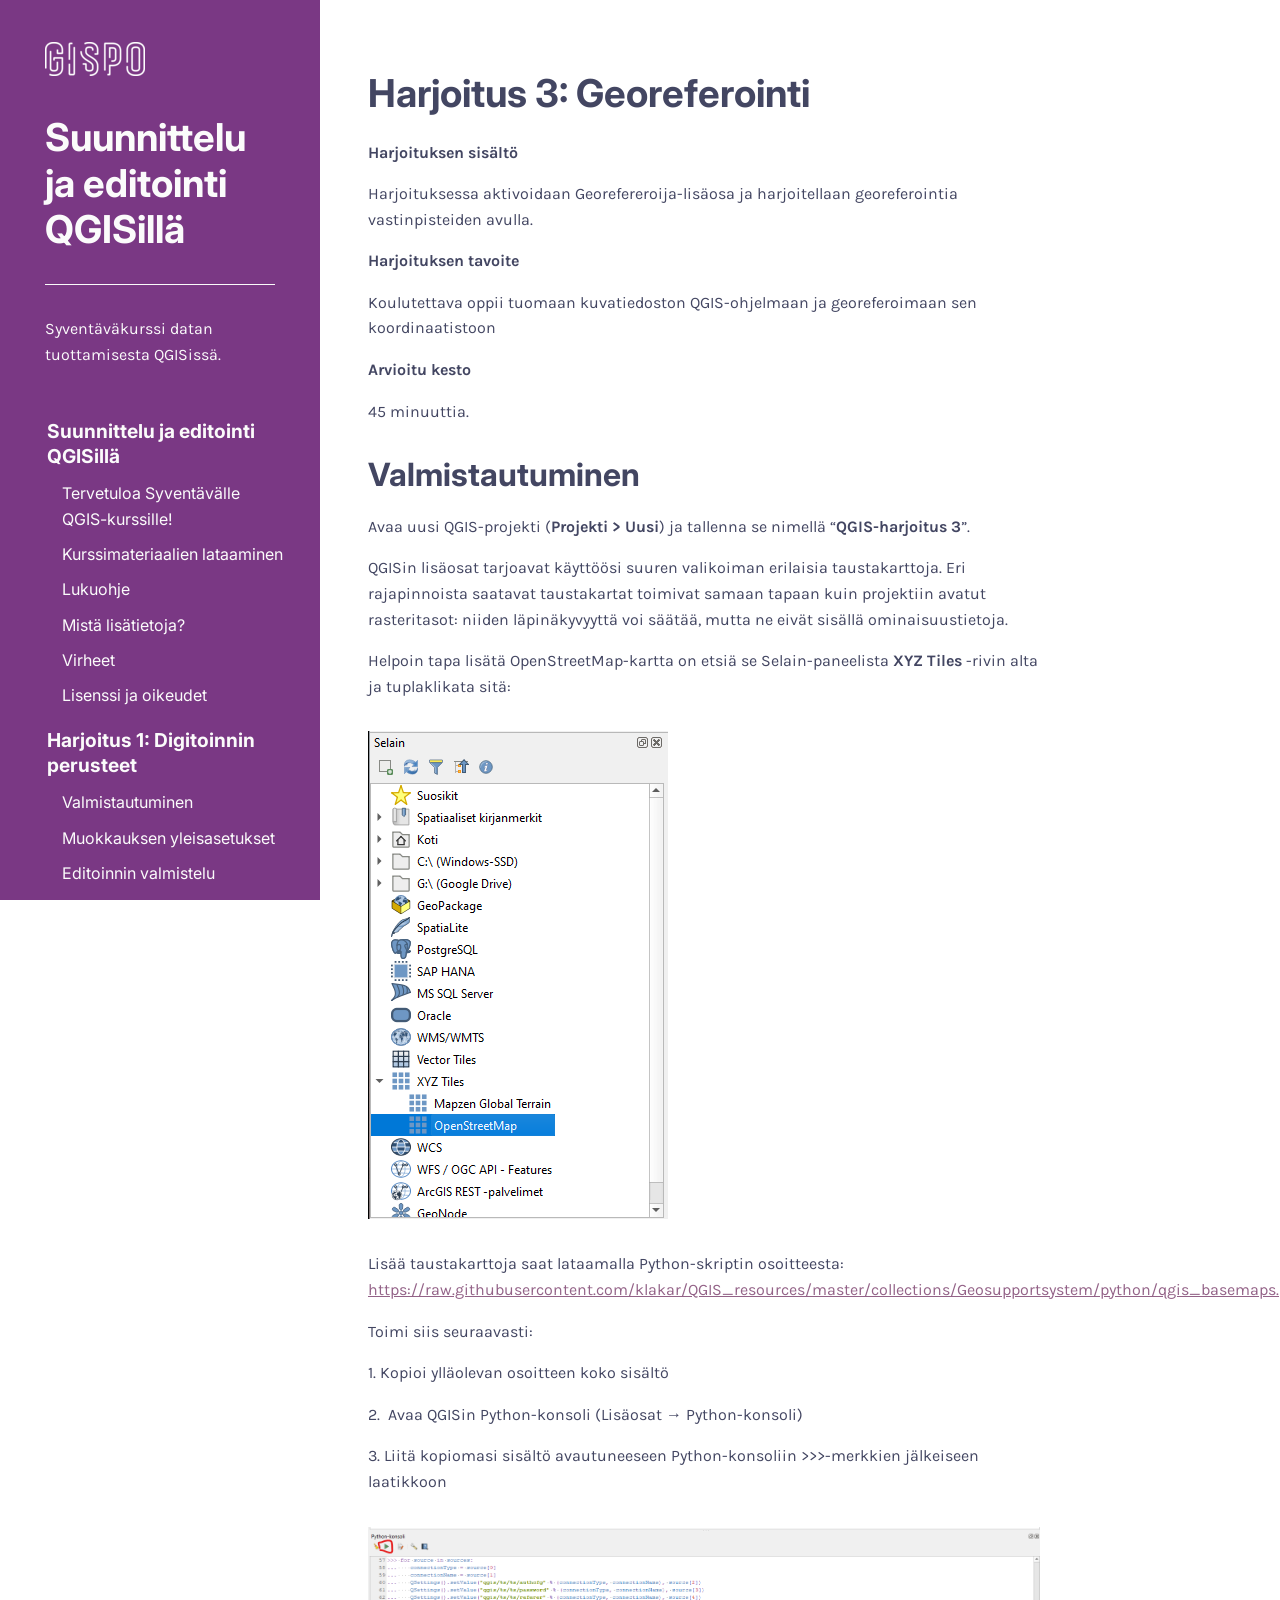
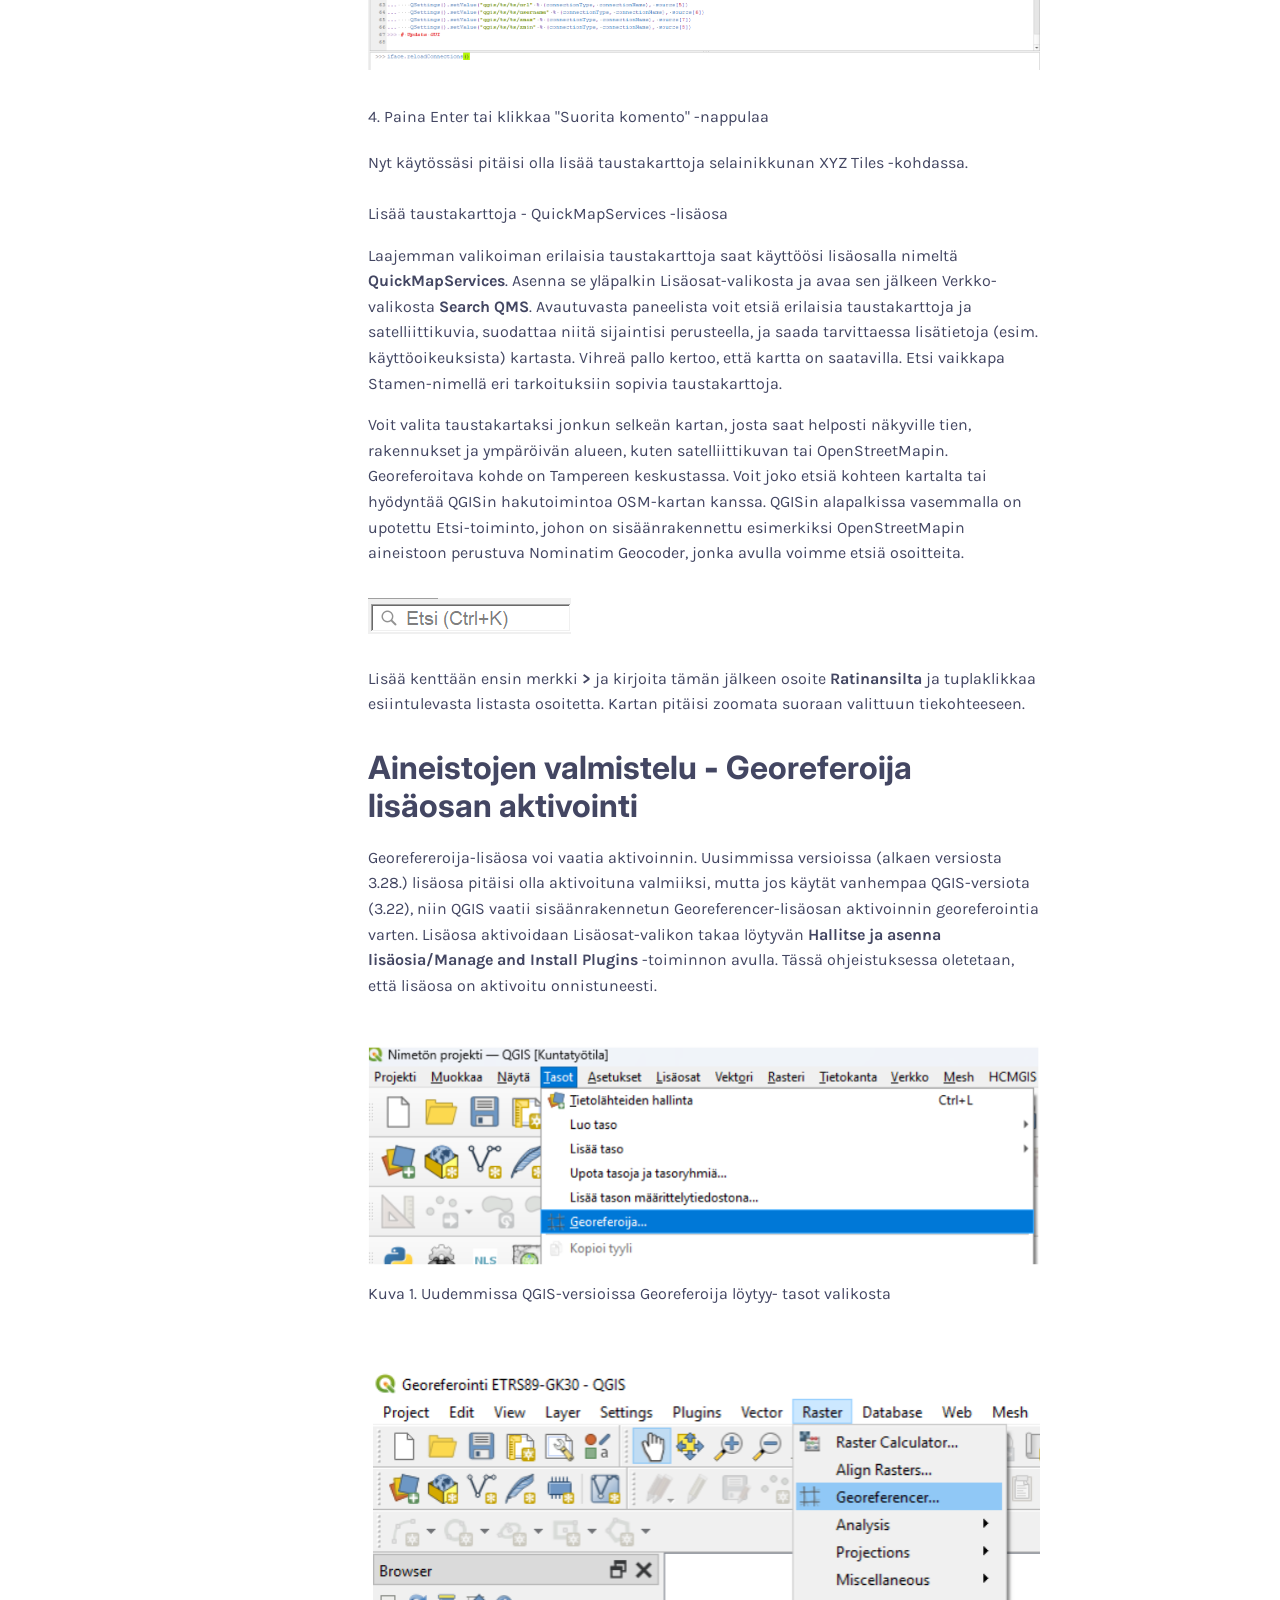
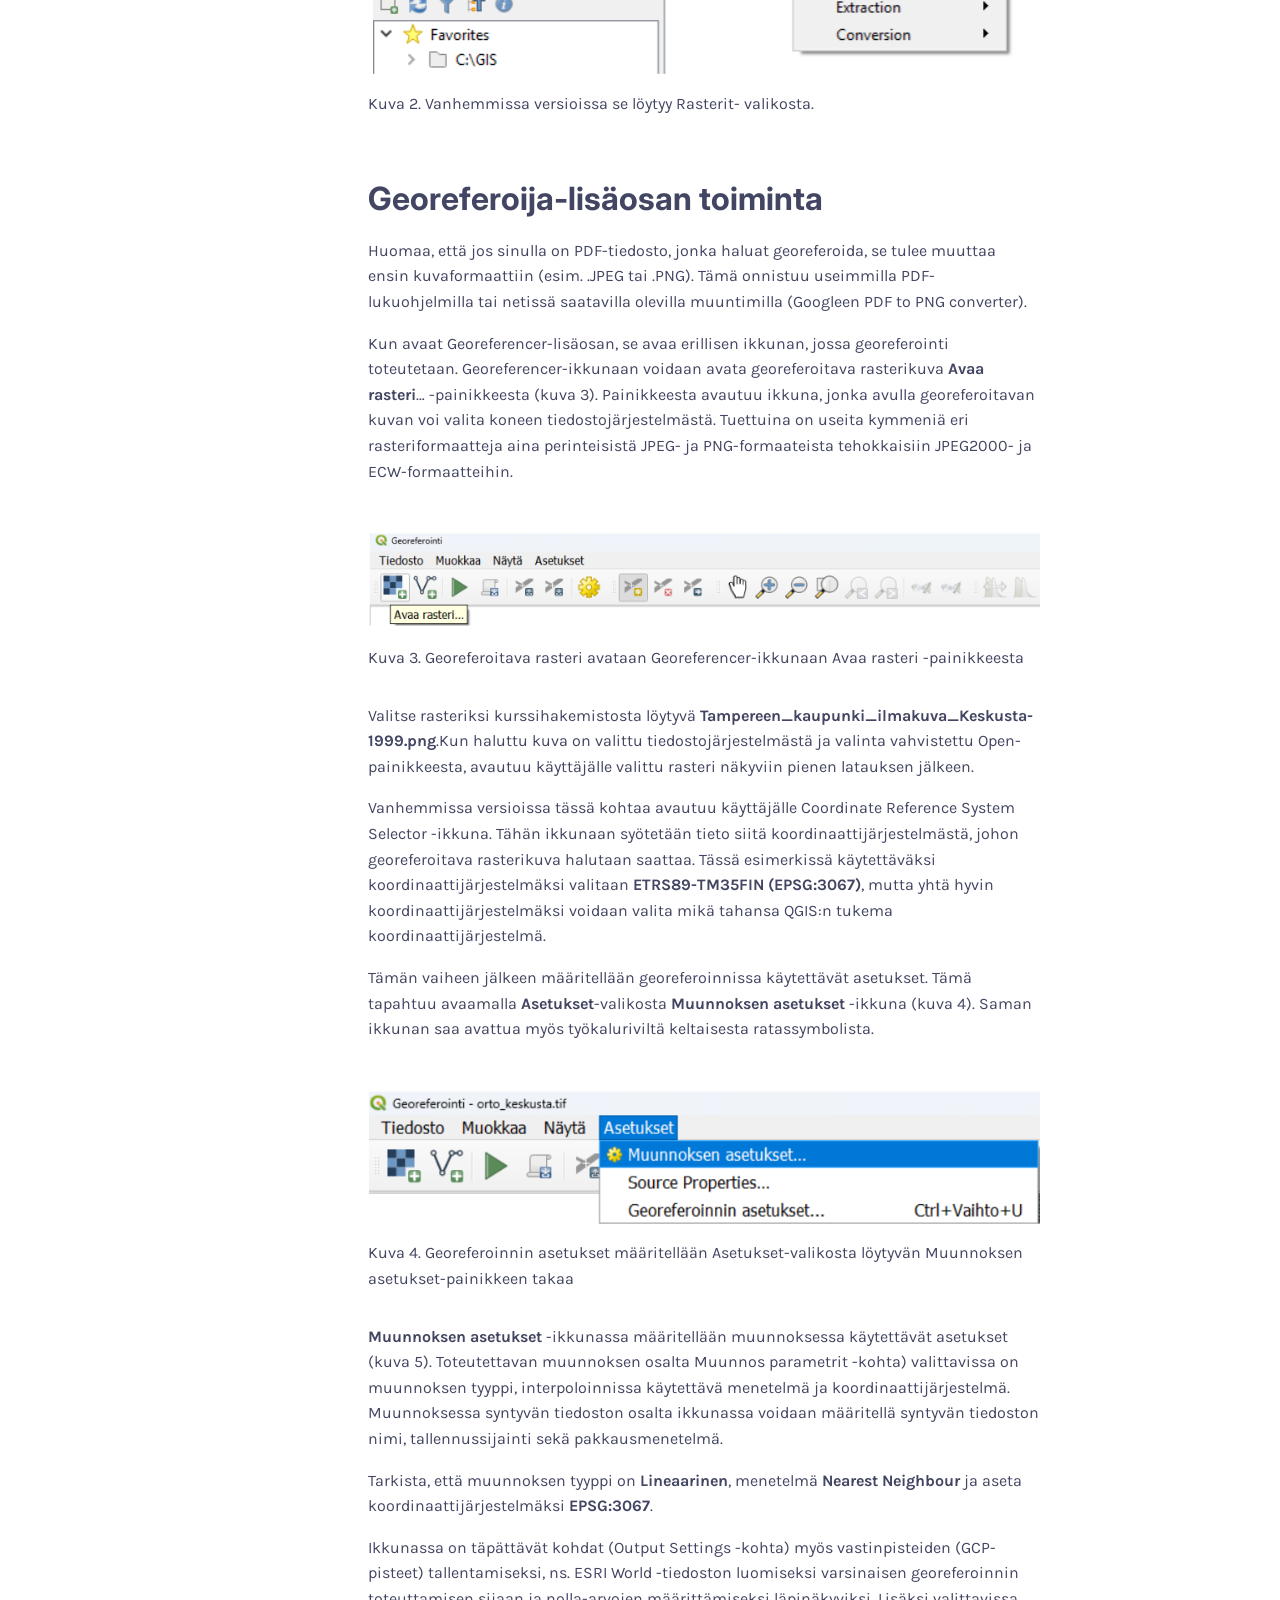
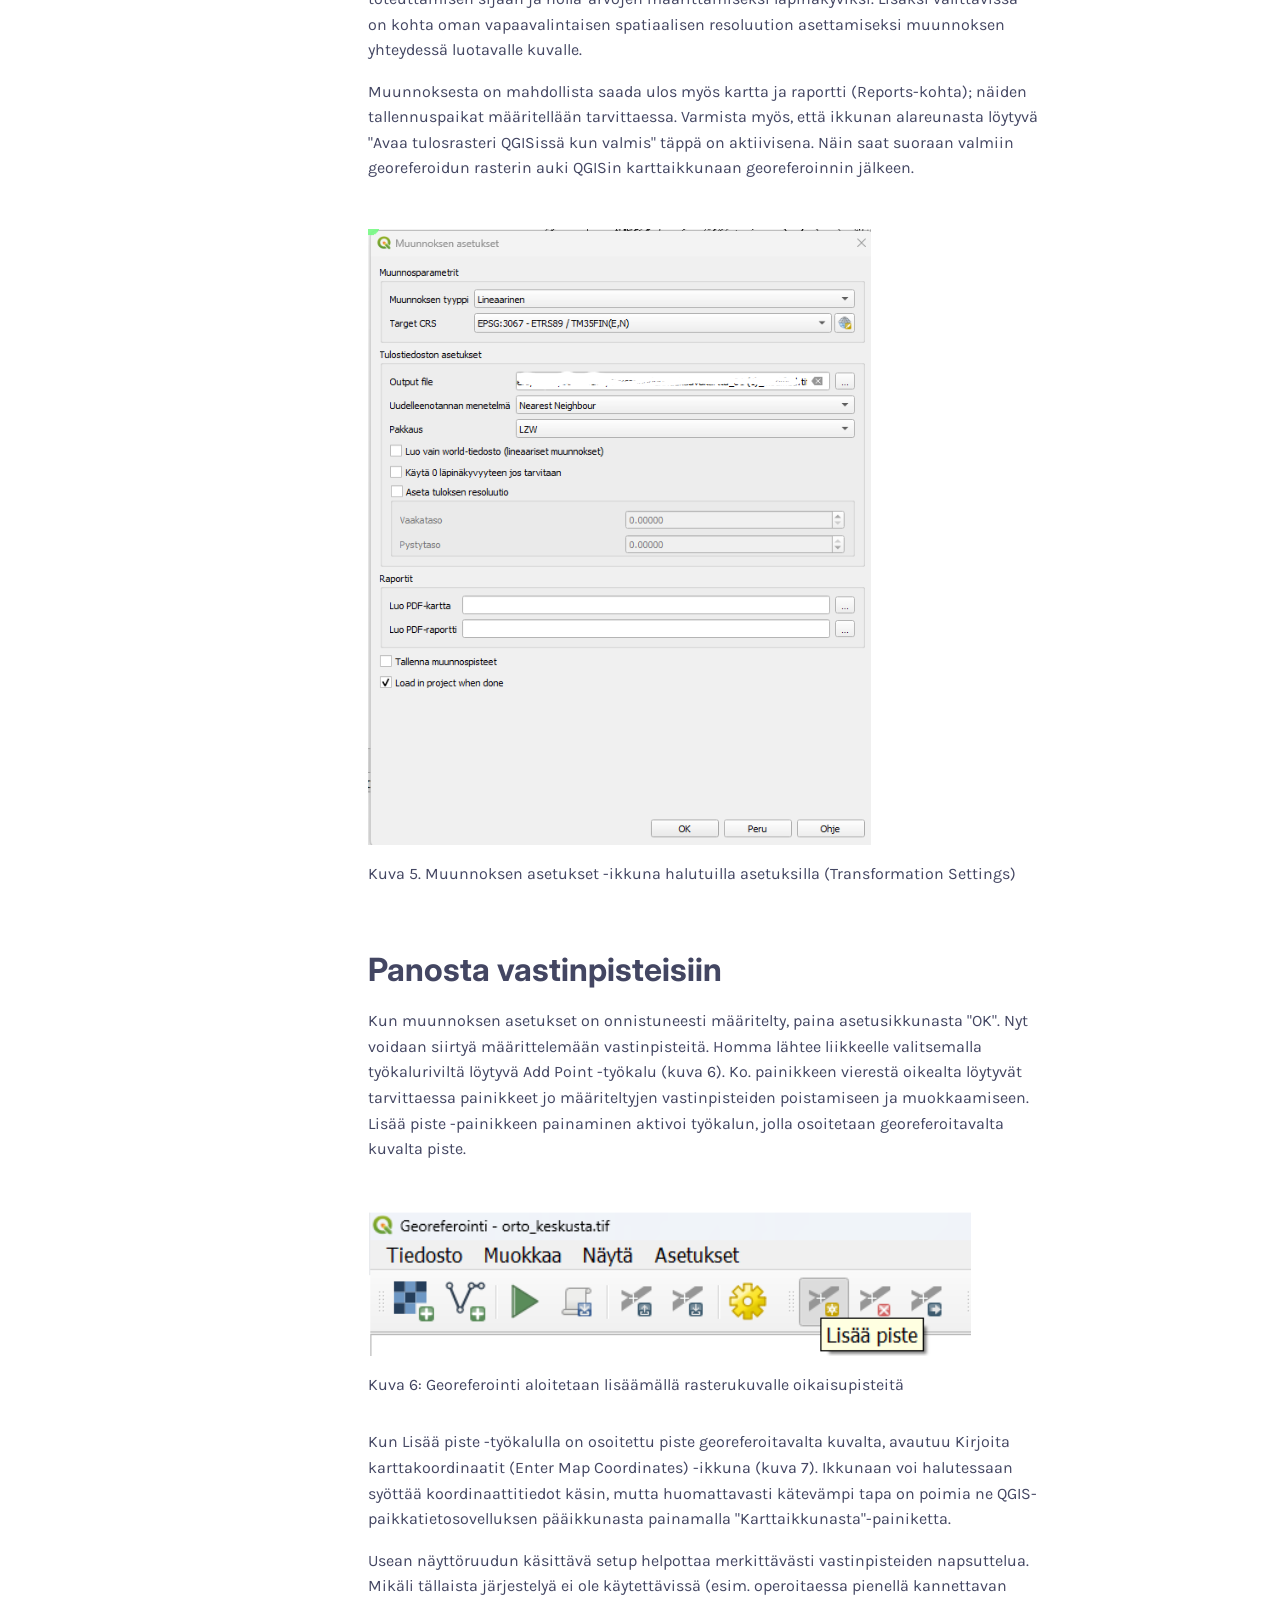
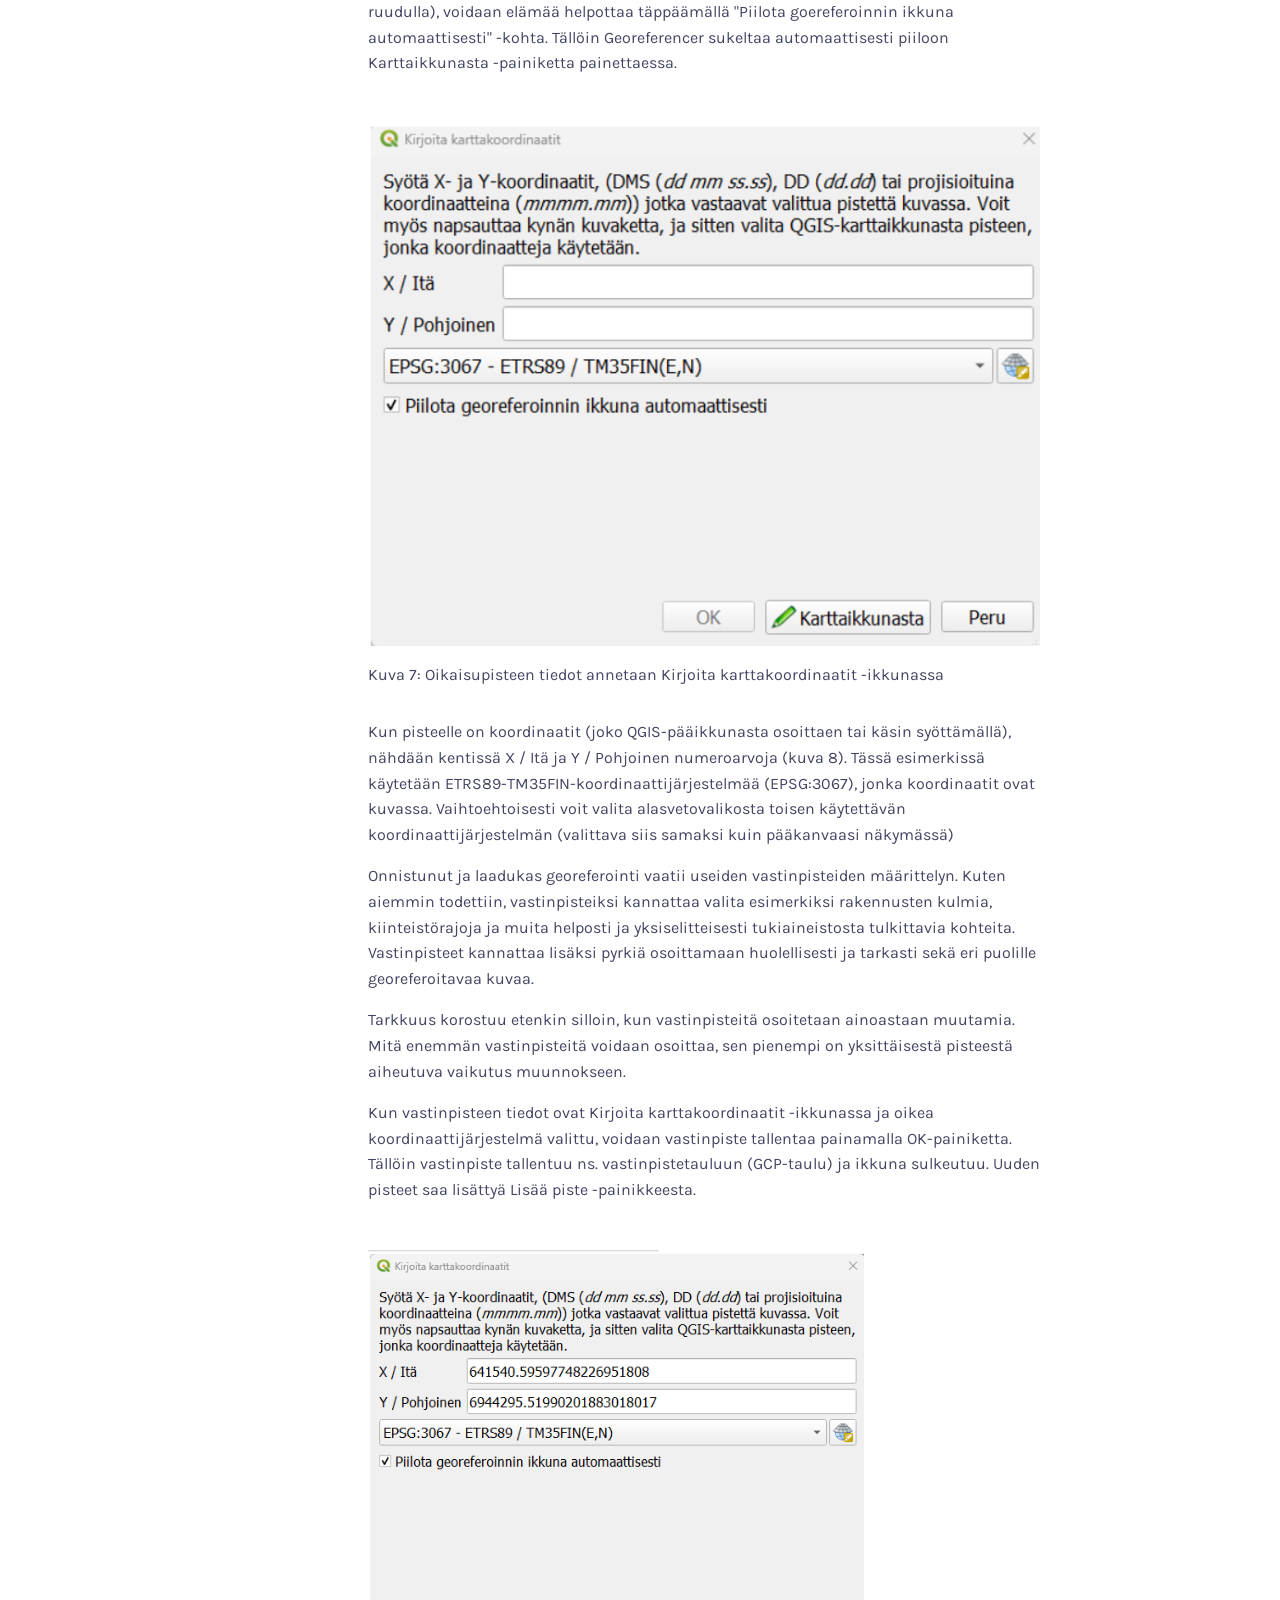
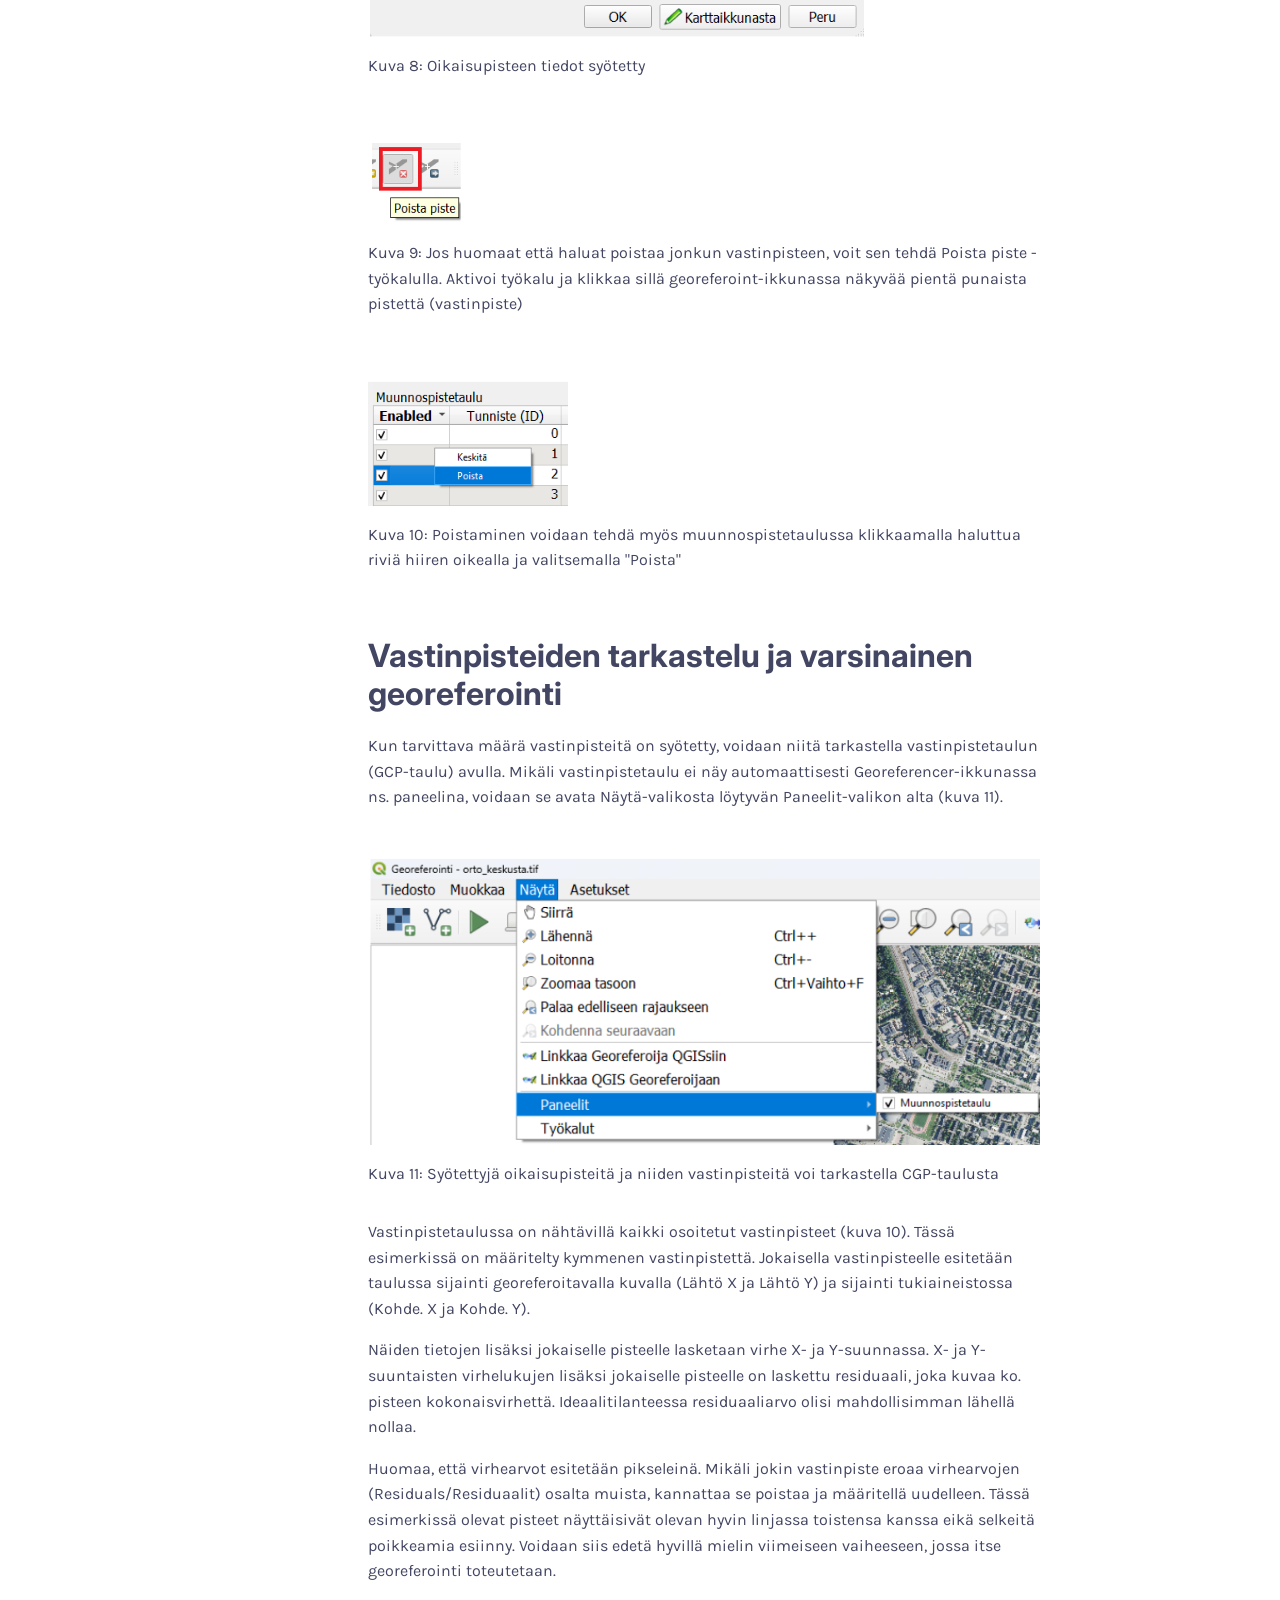
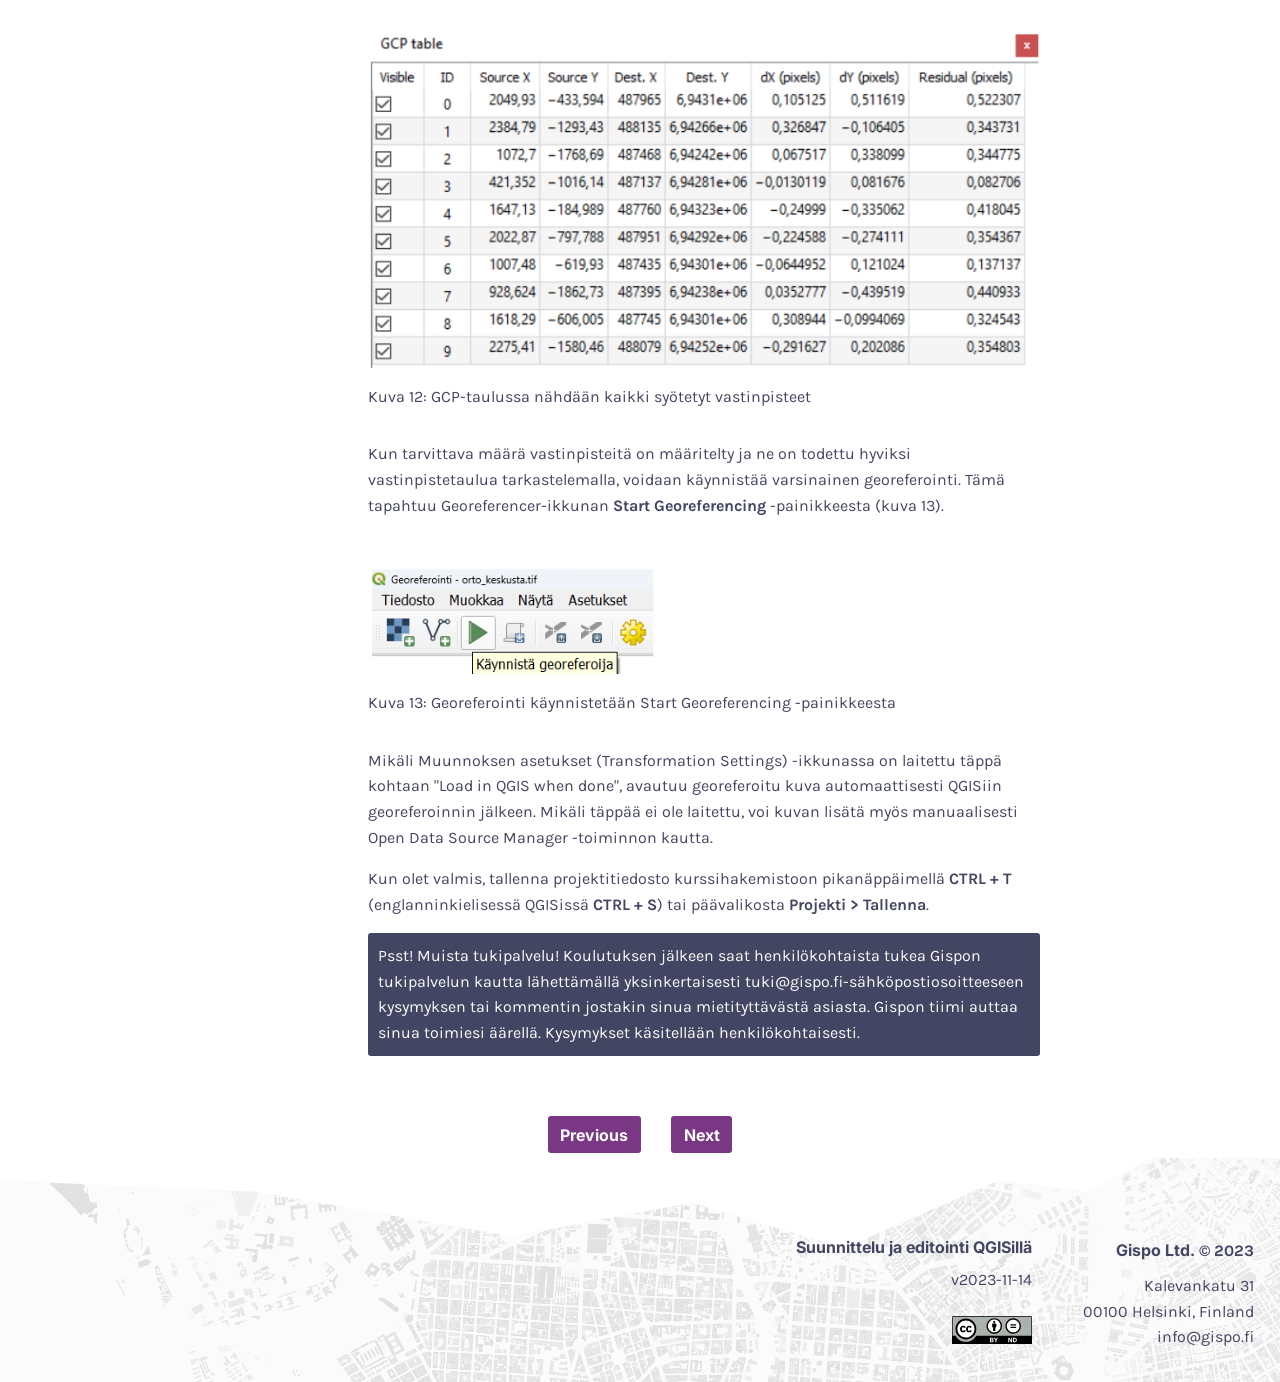
<file: docs/4-harjoitus-3-georeferointi.html>
<!DOCTYPE html>
<html lang="" xml:lang="">
<head>

<!-- Based on TemplateMo 553 Xtra Blog: https://templatemo.com/tm-553-xtra-blog -->

<meta charset="utf-8" />
<meta name="generator" content="pandoc" />
<meta name="viewport" content="width=device-width, initial-scale=1" />
<meta property="og:title" content="4 Harjoitus 3: Georeferointi | Suunnittelu ja editointi QGISillä" />
<meta property="og:type" content="book" />





<meta name="author" content="Gispo Oy." />

<meta name="date" content="2023-11-14" />


<meta name="description" content="4 Harjoitus 3: Georeferointi | Suunnittelu ja editointi QGISillä">

<title>4 Harjoitus 3: Georeferointi | Suunnittelu ja editointi QGISillä</title>




<link rel="stylesheet" href="custom.css" type="text/css" />

<link href="css/bootstrap.min.css" rel="stylesheet">
<link href="css/hamburgers.css" rel="stylesheet">

</head>

<body>


<div class="main-content">
<!-- special comment to mark beginning of title section for bookdown -->
<!-- bookdown comments must be in this order: title, toc, body -->

<div class="main-content-wrapper">

<div class="row">
<div class="col-sm-12">
<header class="main-toc sidebar" id="sidebar">
<div class="sidebar-wrapper">

<button class="navbar-toggle hamburger hamburger--collapse" id="navbar-toggle"
type="button" onclick="navToggle()" aria-label="Toggle navigation">
<span class="hamburger-box"><span class="hamburger-inner"></span></span>
</button>

<div class="sidebar-title-wrapper">
<img alt="Logo" width="100" src="img/gispo_white_sm.png" class="sidebar-logo">
<div class="sidebar-title"><h1>Suunnittelu ja editointi QGISillä</h1></div>
<div class="abstract-sidebar"><p>Syventäväkurssi datan tuottamisesta QGISissä.</p></div>
</div>

<nav class="sidebar-nav">
<div id="TOC" class="toc">
<ul>
<li class="has-sub"><a href="index.html#suunnittelu-ja-editointi-qgisillä"><span class="toc-section-number">1</span> Suunnittelu ja editointi QGISillä</a>
<ul>
<li><a href="index.html#tervetuloa-syventävälle-qgis-kurssille"><span class="toc-section-number">1.1</span> Tervetuloa Syventävälle QGIS-kurssille!</a></li>
<li><a href="index.html#kurssimateriaalien-lataaminen"><span class="toc-section-number">1.2</span> Kurssimateriaalien lataaminen</a></li>
<li><a href="index.html#lukuohje"><span class="toc-section-number">1.3</span> Lukuohje</a></li>
<li><a href="index.html#mistä-lisätietoja"><span class="toc-section-number">1.4</span> Mistä lisätietoja?</a></li>
<li><a href="index.html#virheet"><span class="toc-section-number">1.5</span> Virheet</a></li>
<li><a href="index.html#lisenssi-ja-oikeudet"><span class="toc-section-number">1.6</span> Lisenssi ja oikeudet</a></li>
</ul></li>
<li class="has-sub"><a href="2-harjoitus-1-digitoinnin-perusteet.html#harjoitus-1-digitoinnin-perusteet"><span class="toc-section-number">2</span> Harjoitus 1: Digitoinnin perusteet</a>
<ul>
<li><a href="2-harjoitus-1-digitoinnin-perusteet.html#valmistautuminen"><span class="toc-section-number">2.1</span> Valmistautuminen</a></li>
<li><a href="2-harjoitus-1-digitoinnin-perusteet.html#muokkauksen-yleisasetukset"><span class="toc-section-number">2.2</span> Muokkauksen yleisasetukset</a></li>
<li><a href="2-harjoitus-1-digitoinnin-perusteet.html#editoinnin-valmistelu"><span class="toc-section-number">2.3</span> Editoinnin valmistelu</a></li>
<li><a href="2-harjoitus-1-digitoinnin-perusteet.html#geopackagen-luonti"><span class="toc-section-number">2.4</span> GeoPackagen luonti</a></li>
<li><a href="2-harjoitus-1-digitoinnin-perusteet.html#aloita-geometrioiden-editointi"><span class="toc-section-number">2.5</span> Aloita geometrioiden editointi</a></li>
</ul></li>
<li class="has-sub"><a href="3-harjoitus-2-edistyneet-digitointiominaisuudet.html#harjoitus-2-edistyneet-digitointiominaisuudet"><span class="toc-section-number">3</span> Harjoitus 2: Edistyneet digitointiominaisuudet</a>
<ul>
<li><a href="3-harjoitus-2-edistyneet-digitointiominaisuudet.html#valmistautuminen-1"><span class="toc-section-number">3.1</span> Valmistautuminen</a></li>
<li><a href="3-harjoitus-2-edistyneet-digitointiominaisuudet.html#kohteisiin-tarttuminen-snapping-ja-rakennustila-construction-mode"><span class="toc-section-number">3.2</span> Kohteisiin tarttuminen (snapping) ja rakennustila (construction mode)</a></li>
<li><a href="3-harjoitus-2-edistyneet-digitointiominaisuudet.html#rakentamistila"><span class="toc-section-number">3.3</span> Rakentamistila</a></li>
<li class="has-sub"><a href="3-harjoitus-2-edistyneet-digitointiominaisuudet.html#rakennuksen-piirto-apuviivojen-avulla"><span class="toc-section-number">3.4</span> Rakennuksen piirto apuviivojen avulla</a>
<ul>
<li><a href="3-harjoitus-2-edistyneet-digitointiominaisuudet.html#sitten-vain-harjoittelemaan."><span class="toc-section-number">3.4.1</span> Sitten vain harjoittelemaan….</a></li>
</ul></li>
<li><a href="3-harjoitus-2-edistyneet-digitointiominaisuudet.html#suorakulmaisen-polygonin-piirtäminen"><span class="toc-section-number">3.5</span> Suorakulmaisen polygonin piirtäminen</a></li>
<li><a href="3-harjoitus-2-edistyneet-digitointiominaisuudet.html#tehtävä-rakennus-3540-m-tontin-rajan-suuntaisesti-etäisyys-rajaan-15-m"><span class="toc-section-number">3.6</span> Tehtävä: “Rakennus 35×40 m tontin rajan suuntaisesti, etäisyys rajaan 15 m”</a></li>
<li><a href="3-harjoitus-2-edistyneet-digitointiominaisuudet.html#case-rakennusala-tontille-polygonin-kopiointi-toiseksi-itseään-pienemmäksi"><span class="toc-section-number">3.7</span> Case rakennusala tontille: polygonin kopiointi toiseksi itseään pienemmäksi</a></li>
<li><a href="3-harjoitus-2-edistyneet-digitointiominaisuudet.html#lisätehtävä-lisää-rakennukset-tasolle-funktio-jolla-pinta-ala-tieto-päivittyy-automaattisesti"><span class="toc-section-number">3.8</span> Lisätehtävä: Lisää Rakennukset tasolle funktio, jolla pinta-ala tieto päivittyy automaattisesti</a></li>
<li><a href="3-harjoitus-2-edistyneet-digitointiominaisuudet.html#lopuksi"><span class="toc-section-number">3.9</span> Lopuksi</a></li>
</ul></li>
<li class="has-sub"><a href="4-harjoitus-3-georeferointi.html#harjoitus-3-georeferointi"><span class="toc-section-number">4</span> Harjoitus 3: Georeferointi</a>
<ul>
<li class="has-sub"><a href="4-harjoitus-3-georeferointi.html#valmistautuminen-2"><span class="toc-section-number">4.1</span> Valmistautuminen</a>
<ul>
<li><a href="4-harjoitus-3-georeferointi.html#section"><span class="toc-section-number">4.1.1</span> </a></li>
</ul></li>
<li><a href="4-harjoitus-3-georeferointi.html#aineistojen-valmistelu---georeferoija-lisäosan-aktivointi"><span class="toc-section-number">4.2</span> Aineistojen valmistelu <strong>-</strong> Georeferoija lisäosan aktivointi</a></li>
<li><a href="4-harjoitus-3-georeferointi.html#georeferoija-lisäosan-toiminta"><span class="toc-section-number">4.3</span> Georeferoija-lisäosan toiminta</a></li>
<li><a href="4-harjoitus-3-georeferointi.html#panosta-vastinpisteisiin"><span class="toc-section-number">4.4</span> Panosta vastinpisteisiin</a></li>
<li><a href="4-harjoitus-3-georeferointi.html#vastinpisteiden-tarkastelu-ja-varsinainen-georeferointi"><span class="toc-section-number">4.5</span> Vastinpisteiden tarkastelu ja varsinainen georeferointi</a></li>
</ul></li>
<li class="has-sub"><a href="5-harjoitus-4-topologia-ja-geometria.html#harjoitus-4-topologia-ja-geometria"><span class="toc-section-number">5</span> Harjoitus 4: Topologia ja geometria</a>
<ul>
<li><a href="5-harjoitus-4-topologia-ja-geometria.html#valmistautuminen-3"><span class="toc-section-number">5.1</span> Valmistautuminen</a></li>
<li><a href="5-harjoitus-4-topologia-ja-geometria.html#virheellisen-aineiston-tuonti-qgisiin"><span class="toc-section-number">5.2</span> Virheellisen aineiston tuonti QGISiin</a></li>
<li><a href="5-harjoitus-4-topologia-ja-geometria.html#tarkista-kelpoisuus-check-validity"><span class="toc-section-number">5.3</span> Tarkista kelpoisuus (Check validity)</a></li>
<li><a href="5-harjoitus-4-topologia-ja-geometria.html#topologian-tarkastaja-topology-checker"><span class="toc-section-number">5.4</span> Topologian tarkastaja (Topology checker)</a></li>
<li><a href="5-harjoitus-4-topologia-ja-geometria.html#tarkista-geometriat-geometry-checker"><span class="toc-section-number">5.5</span> Tarkista geometriat (Geometry checker)</a></li>
<li><a href="5-harjoitus-4-topologia-ja-geometria.html#geometrian-ja-topologian-validointi-tasoa-muokattaessa"><span class="toc-section-number">5.6</span> Geometrian ja topologian validointi tasoa muokattaessa</a></li>
</ul></li>
<li class="has-sub"><a href="6-harjoitus-5-geokoodaus.html#harjoitus-5-geokoodaus"><span class="toc-section-number">6</span> Harjoitus 5: Geokoodaus</a>
<ul>
<li><a href="6-harjoitus-5-geokoodaus.html#valmistautuminen-4"><span class="toc-section-number">6.1</span> Valmistautuminen</a></li>
<li><a href="6-harjoitus-5-geokoodaus.html#geocoding--lisäosa"><span class="toc-section-number">6.2</span> GeoCoding -lisäosa</a></li>
<li class="has-sub"><a href="6-harjoitus-5-geokoodaus.html#digitransit.fi-geocoder"><span class="toc-section-number">6.3</span> DigiTransit.fi Geocoder</a>
<ul>
<li><a href="6-harjoitus-5-geokoodaus.html#digitransit.fi---alkuvalmistelut"><span class="toc-section-number">6.3.1</span> DigiTransit.fi - alkuvalmistelut</a></li>
<li><a href="6-harjoitus-5-geokoodaus.html#digitransit.fi---geocoder-aktivointi"><span class="toc-section-number">6.3.2</span> DigiTransit.fi - Geocoder aktivointi</a></li>
</ul></li>
</ul></li>
</ul>
</div>
</nav>
</div>
</header>
</div>
</div>
<div class="row">
<div class="col-sm-12">
<div id="harjoitus-3-georeferointi" class="section level1" number="4">
<h1><span class="header-section-number">4</span> Harjoitus 3: Georeferointi</h1>
<p><strong>Harjoituksen sisältö</strong></p>
<p>Harjoituksessa aktivoidaan Georefereroija-lisäosa ja harjoitellaan georeferointia vastinpisteiden avulla.</p>
<p><strong>Harjoituksen tavoite</strong></p>
<p>Koulutettava oppii tuomaan kuvatiedoston QGIS-ohjelmaan ja georeferoimaan sen koordinaatistoon</p>
<p><strong>Arvioitu kesto</strong></p>
<p>45 minuuttia.</p>
<div id="valmistautuminen-2" class="section level2" number="4.1">
<h2><span class="header-section-number">4.1</span> Valmistautuminen</h2>
<p>Avaa uusi QGIS-projekti (<strong>Projekti &gt; Uusi</strong>) ja tallenna se nimellä “<strong>QGIS-harjoitus 3</strong>”.</p>
<p>QGISin lisäosat tarjoavat käyttöösi suuren valikoiman erilaisia taustakarttoja. Eri rajapinnoista saatavat taustakartat toimivat samaan tapaan kuin projektiin avatut rasteritasot: niiden läpinäkyvyyttä voi säätää, mutta ne eivät sisällä ominaisuustietoja.</p>
<p>Helpoin tapa lisätä OpenStreetMap-kartta on etsiä se Selain-paneelista <strong>XYZ Tiles</strong> -rivin alta ja tuplaklikata sitä:</p>
<p><img src="img/harjoitus_3/image22.png" /></p>
<p>Lisää taustakarttoja saat lataamalla Python-skriptin osoitteesta: <a href="https://raw.githubusercontent.com/klakar/QGIS_resources/master/collections/Geosupportsystem/python/qgis_basemaps.py" class="uri">https://raw.githubusercontent.com/klakar/QGIS_resources/master/collections/Geosupportsystem/python/qgis_basemaps.py</a></p>
<p>Toimi siis seuraavasti:</p>
<p>1. Kopioi ylläolevan osoitteen koko sisältö</p>
<p>2.  Avaa QGISin Python-konsoli (Lisäosat → Python-konsoli)</p>
<p>3. Liitä kopiomasi sisältö avautuneeseen Python-konsoliin &gt;&gt;&gt;-merkkien jälkeiseen laatikkoon</p>
<p><img src="img/harjoitus_3/image23.png" /></p>
<p>4. Paina Enter tai klikkaa "Suorita komento" -nappulaa <img src="img/harjoitus_3/image24.png" width="35" height="31" /></p>
<p>Nyt käytössäsi pitäisi olla lisää taustakarttoja selainikkunan XYZ Tiles -kohdassa.</p>
<div id="section" class="section level3" number="4.1.1">
<h3><span class="header-section-number">4.1.1</span> </h3>
<p>Lisää taustakarttoja - QuickMapServices -lisäosa</p>
<p>Laajemman valikoiman erilaisia taustakarttoja saat käyttöösi lisäosalla nimeltä <strong>QuickMapServices</strong>. Asenna se yläpalkin Lisäosat-valikosta ja avaa sen jälkeen Verkko-valikosta <strong>Search QMS</strong>. Avautuvasta paneelista voit etsiä erilaisia taustakarttoja ja satelliittikuvia, suodattaa niitä sijaintisi perusteella, ja saada tarvittaessa lisätietoja (esim. käyttöoikeuksista) kartasta. Vihreä pallo kertoo, että kartta on saatavilla. Etsi vaikkapa Stamen-nimellä eri tarkoituksiin sopivia taustakarttoja.</p>
<p>Voit valita taustakartaksi jonkun selkeän kartan, josta saat helposti näkyville tien, rakennukset ja ympäröivän alueen, kuten satelliittikuvan tai OpenStreetMapin. Georeferoitava kohde on Tampereen keskustassa. Voit joko etsiä kohteen kartalta tai hyödyntää QGISin hakutoimintoa OSM-kartan kanssa. QGISin alapalkissa vasemmalla on upotettu Etsi-toiminto, johon on sisäänrakennettu esimerkiksi OpenStreetMapin aineistoon perustuva Nominatim Geocoder, jonka avulla voimme etsiä osoitteita.</p>
<p><img src="img/harjoitus_3/image25.png" /></p>
<p>Lisää kenttään ensin merkki <strong>&gt;</strong> ja kirjoita tämän jälkeen osoite <strong>Ratinansilta</strong> ja tuplaklikkaa esiintulevasta listasta osoitetta. Kartan pitäisi zoomata suoraan valittuun tiekohteeseen.</p>
</div>
</div>
<div id="aineistojen-valmistelu---georeferoija-lisäosan-aktivointi" class="section level2" number="4.2">
<h2><span class="header-section-number">4.2</span> Aineistojen valmistelu <strong>-</strong> Georeferoija lisäosan aktivointi</h2>
<p>Georefereroija-lisäosa voi vaatia aktivoinnin. Uusimmissa versioissa (alkaen versiosta 3.28.) lisäosa pitäisi olla aktivoituna valmiiksi, mutta jos käytät vanhempaa QGIS-versiota (3.22), niin QGIS vaatii sisäänrakennetun Georeferencer-lisäosan aktivoinnin georeferointia varten. Lisäosa aktivoidaan Lisäosat-valikon takaa löytyvän <strong>Hallitse ja asenna lisäosia/Manage and Install Plugins</strong> -toiminnon avulla. Tässä ohjeistuksessa oletetaan, että lisäosa on aktivoitu onnistuneesti.</p>
<div class="figure">
<img src="img/harjoitus_3/image26_uusi_versio.png" alt="" />
<p class="caption">Kuva 1. Uudemmissa QGIS-versioissa Georeferoija löytyy- tasot valikosta</p>
</div>
<div class="figure">
<img src="img/harjoitus_3/image26_vanha_versio.png" alt="" />
<p class="caption">Kuva 2. Vanhemmissa versioissa se löytyy Rasterit- valikosta.</p>
</div>
</div>
<div id="georeferoija-lisäosan-toiminta" class="section level2" number="4.3">
<h2><span class="header-section-number">4.3</span> Georeferoija-lisäosan toiminta</h2>
<p>Huomaa, että jos sinulla on PDF-tiedosto, jonka haluat georeferoida, se tulee muuttaa ensin kuvaformaattiin (esim. .JPEG tai .PNG). Tämä onnistuu useimmilla PDF-lukuohjelmilla tai netissä saatavilla olevilla muuntimilla (Googleen PDF to PNG converter).</p>
<p>Kun avaat Georeferencer-lisäosan, se avaa erillisen ikkunan, jossa georeferointi toteutetaan. Georeferencer-ikkunaan voidaan avata georeferoitava rasterikuva <strong>Avaa rasteri</strong>… -painikkeesta (kuva 3). Painikkeesta avautuu ikkuna, jonka avulla georeferoitavan kuvan voi valita koneen tiedostojärjestelmästä. Tuettuina on useita kymmeniä eri rasteriformaatteja aina perinteisistä JPEG- ja PNG-formaateista tehokkaisiin JPEG2000- ja ECW-formaatteihin.</p>
<div class="figure">
<img src="img/harjoitus_3/image27.png" alt="" />
<p class="caption">Kuva 3. Georeferoitava rasteri avataan Georeferencer-ikkunaan Avaa rasteri -painikkeesta</p>
</div>
<p>Valitse rasteriksi kurssihakemistosta löytyvä <strong>Tampereen_kaupunki_ilmakuva_Keskusta-1999.png</strong>.Kun haluttu kuva on valittu tiedostojärjestelmästä ja valinta vahvistettu Open-painikkeesta, avautuu käyttäjälle valittu rasteri näkyviin pienen latauksen jälkeen.</p>
<p>Vanhemmissa versioissa tässä kohtaa avautuu käyttäjälle Coordinate Reference System Selector -ikkuna. Tähän ikkunaan syötetään tieto siitä koordinaattijärjestelmästä, johon georeferoitava rasterikuva halutaan saattaa. Tässä esimerkissä käytettäväksi koordinaattijärjestelmäksi valitaan <strong>ETRS89-TM35FIN (EPSG:3067)</strong>, mutta yhtä hyvin koordinaattijärjestelmäksi voidaan valita mikä tahansa QGIS:n tukema koordinaattijärjestelmä.</p>
<p>Tämän vaiheen jälkeen määritellään georeferoinnissa käytettävät asetukset. Tämä tapahtuu avaamalla <strong>Asetukset</strong>-valikosta <strong>Muunnoksen asetukset</strong> -ikkuna (kuva 4). Saman ikkunan saa avattua myös työkaluriviltä keltaisesta ratassymbolista.</p>
<div class="figure">
<img src="img/harjoitus_3/image28.png" alt="" />
<p class="caption">Kuva 4. Georeferoinnin asetukset määritellään Asetukset-valikosta löytyvän Muunnoksen asetukset-painikkeen takaa</p>
</div>
<p><strong>Muunnoksen asetukset</strong> -ikkunassa määritellään muunnoksessa käytettävät asetukset (kuva 5). Toteutettavan muunnoksen osalta Muunnos parametrit -kohta) valittavissa on muunnoksen tyyppi, interpoloinnissa käytettävä menetelmä ja koordinaattijärjestelmä. Muunnoksessa syntyvän tiedoston osalta ikkunassa voidaan määritellä syntyvän tiedoston nimi, tallennussijainti sekä pakkausmenetelmä.</p>
<p>Tarkista, että muunnoksen tyyppi on <strong>Lineaarinen</strong>, menetelmä <strong>Nearest Neighbour</strong> ja aseta koordinaattijärjestelmäksi <strong>EPSG:3067</strong>.</p>
<p>Ikkunassa on täpättävät kohdat (Output Settings -kohta) myös vastinpisteiden (GCP-pisteet) tallentamiseksi, ns. ESRI World -tiedoston luomiseksi varsinaisen georeferoinnin toteuttamisen sijaan ja nolla-arvojen määrittämiseksi läpinäkyviksi. Lisäksi valittavissa on kohta oman vapaavalintaisen spatiaalisen resoluution asettamiseksi muunnoksen yhteydessä luotavalle kuvalle.</p>
<p>Muunnoksesta on mahdollista saada ulos myös kartta ja raportti (Reports-kohta); näiden tallennuspaikat määritellään tarvittaessa. Varmista myös, että ikkunan alareunasta löytyvä "Avaa tulosrasteri QGISissä kun valmis" täppä on aktiivisena. Näin saat suoraan valmiin georeferoidun rasterin auki QGISin karttaikkunaan georeferoinnin jälkeen.</p>
<div class="figure">
<img src="img/harjoitus_3/image29.png" alt="" />
<p class="caption">Kuva 5. Muunnoksen asetukset -ikkuna halutuilla asetuksilla (Transformation Settings)</p>
</div>
</div>
<div id="panosta-vastinpisteisiin" class="section level2" number="4.4">
<h2><span class="header-section-number">4.4</span> Panosta vastinpisteisiin</h2>
<p>Kun muunnoksen asetukset on onnistuneesti määritelty, paina asetusikkunasta "OK". Nyt voidaan siirtyä määrittelemään vastinpisteitä. Homma lähtee liikkeelle valitsemalla työkaluriviltä löytyvä Add Point -työkalu (kuva 6). Ko. painikkeen vierestä oikealta löytyvät tarvittaessa painikkeet jo määriteltyjen vastinpisteiden poistamiseen ja muokkaamiseen. Lisää piste -painikkeen painaminen aktivoi työkalun, jolla osoitetaan georeferoitavalta kuvalta piste.</p>
<div class="figure">
<img src="img/harjoitus_3/image30.png" alt="" />
<p class="caption">Kuva 6: Georeferointi aloitetaan lisäämällä rasterukuvalle oikaisupisteitä</p>
</div>
<p>Kun Lisää piste -työkalulla on osoitettu piste georeferoitavalta kuvalta, avautuu Kirjoita karttakoordinaatit (Enter Map Coordinates) -ikkuna (kuva 7). Ikkunaan voi halutessaan syöttää koordinaattitiedot käsin, mutta huomattavasti kätevämpi tapa on poimia ne QGIS-paikkatietosovelluksen pääikkunasta painamalla "Karttaikkunasta"-painiketta.</p>
<p>Usean näyttöruudun käsittävä setup helpottaa merkittävästi vastinpisteiden napsuttelua. Mikäli tällaista järjestelyä ei ole käytettävissä (esim. operoitaessa pienellä kannettavan ruudulla), voidaan elämää helpottaa täppäämällä "Piilota goereferoinnin ikkuna automaattisesti" -kohta. Tällöin Georeferencer sukeltaa automaattisesti piiloon Karttaikkunasta -painiketta painettaessa.</p>
<div class="figure">
<img src="img/harjoitus_3/image31.png" alt="" />
<p class="caption">Kuva 7: Oikaisupisteen tiedot annetaan Kirjoita karttakoordinaatit -ikkunassa</p>
</div>
<p>Kun pisteelle on koordinaatit (joko QGIS-pääikkunasta osoittaen tai käsin syöttämällä), nähdään kentissä X / Itä ja Y / Pohjoinen numeroarvoja (kuva 8). Tässä esimerkissä käytetään ETRS89-TM35FIN-koordinaattijärjestelmää (EPSG:3067), jonka koordinaatit ovat kuvassa. Vaihtoehtoisesti voit valita alasvetovalikosta toisen käytettävän koordinaattijärjestelmän (valittava siis samaksi kuin pääkanvaasi näkymässä)</p>
<p>Onnistunut ja laadukas georeferointi vaatii useiden vastinpisteiden määrittelyn. Kuten aiemmin todettiin, vastinpisteiksi kannattaa valita esimerkiksi rakennusten kulmia, kiinteistörajoja ja muita helposti ja yksiselitteisesti tukiaineistosta tulkittavia kohteita. Vastinpisteet kannattaa lisäksi pyrkiä osoittamaan huolellisesti ja tarkasti sekä eri puolille georeferoitavaa kuvaa.</p>
<p>Tarkkuus korostuu etenkin silloin, kun vastinpisteitä osoitetaan ainoastaan muutamia. Mitä enemmän vastinpisteitä voidaan osoittaa, sen pienempi on yksittäisestä pisteestä aiheutuva vaikutus muunnokseen.</p>
<p>Kun vastinpisteen tiedot ovat Kirjoita karttakoordinaatit -ikkunassa ja oikea koordinaattijärjestelmä valittu, voidaan vastinpiste tallentaa painamalla OK-painiketta. Tällöin vastinpiste tallentuu ns. vastinpistetauluun (GCP-taulu) ja ikkuna sulkeutuu. Uuden pisteet saa lisättyä Lisää piste -painikkeesta.</p>
<div class="figure">
<img src="img/harjoitus_3/image32.png" alt="" />
<p class="caption">Kuva 8: Oikaisupisteen tiedot syötetty</p>
</div>
<div class="figure">
<img src="img/harjoitus_3/image33.png" alt="" />
<p class="caption">Kuva 9: Jos huomaat että haluat poistaa jonkun vastinpisteen, voit sen tehdä Poista piste -työkalulla. Aktivoi työkalu ja klikkaa sillä georeferoint-ikkunassa näkyvää pientä punaista pistettä (vastinpiste)</p>
</div>
<div class="figure">
<img src="img/harjoitus_3/image34.png" alt="" />
<p class="caption">Kuva 10: Poistaminen voidaan tehdä myös muunnospistetaulussa klikkaamalla haluttua riviä hiiren oikealla ja valitsemalla "Poista"</p>
</div>
</div>
<div id="vastinpisteiden-tarkastelu-ja-varsinainen-georeferointi" class="section level2" number="4.5">
<h2><span class="header-section-number">4.5</span> Vastinpisteiden tarkastelu ja varsinainen georeferointi</h2>
<p>Kun tarvittava määrä vastinpisteitä on syötetty, voidaan niitä tarkastella vastinpistetaulun (GCP-taulu) avulla. Mikäli vastinpistetaulu ei näy automaattisesti Georeferencer-ikkunassa ns. paneelina, voidaan se avata Näytä-valikosta löytyvän Paneelit-valikon alta (kuva 11).</p>
<div class="figure">
<img src="img/harjoitus_3/image35.png" alt="" />
<p class="caption">Kuva 11: Syötettyjä oikaisupisteitä ja niiden vastinpisteitä voi tarkastella CGP-taulusta</p>
</div>
<p>Vastinpistetaulussa on nähtävillä kaikki osoitetut vastinpisteet (kuva 10). Tässä esimerkissä on määritelty kymmenen vastinpistettä. Jokaisella vastinpisteelle esitetään taulussa sijainti georeferoitavalla kuvalla (Lähtö X ja Lähtö Y) ja sijainti tukiaineistossa (Kohde. X ja Kohde. Y).</p>
<p>Näiden tietojen lisäksi jokaiselle pisteelle lasketaan virhe X- ja Y-suunnassa. X- ja Y-suuntaisten virhelukujen lisäksi jokaiselle pisteelle on laskettu residuaali, joka kuvaa ko. pisteen kokonaisvirhettä. Ideaalitilanteessa residuaaliarvo olisi mahdollisimman lähellä nollaa.</p>
<p>Huomaa, että virhearvot esitetään pikseleinä. Mikäli jokin vastinpiste eroaa virhearvojen (Residuals/Residuaalit) osalta muista, kannattaa se poistaa ja määritellä uudelleen. Tässä esimerkissä olevat pisteet näyttäisivät olevan hyvin linjassa toistensa kanssa eikä selkeitä poikkeamia esiinny. Voidaan siis edetä hyvillä mielin viimeiseen vaiheeseen, jossa itse georeferointi toteutetaan.</p>
<div class="figure">
<img src="img/harjoitus_3/image36.png" alt="" />
<p class="caption">Kuva 12: GCP-taulussa nähdään kaikki syötetyt vastinpisteet</p>
</div>
<p>Kun tarvittava määrä vastinpisteitä on määritelty ja ne on todettu hyviksi vastinpistetaulua tarkastelemalla, voidaan käynnistää varsinainen georeferointi. Tämä tapahtuu Georeferencer-ikkunan <strong>Start Georeferencing</strong> -painikkeesta (kuva 13).</p>
<div class="figure">
<img src="img/harjoitus_3/image37.png" alt="" />
<p class="caption">Kuva 13: Georeferointi käynnistetään Start Georeferencing -painikkeesta</p>
</div>
<p>Mikäli Muunnoksen asetukset (Transformation Settings) -ikkunassa on laitettu täppä kohtaan "Load in QGIS when done", avautuu georeferoitu kuva automaattisesti QGISiin georeferoinnin jälkeen. Mikäli täppää ei ole laitettu, voi kuvan lisätä myös manuaalisesti Open Data Source Manager -toiminnon kautta.</p>
<p>Kun olet valmis, tallenna projektitiedosto kurssihakemistoon pikanäppäimellä <strong>CTRL + T</strong> (englanninkielisessä QGISissä <strong>CTRL + S</strong>) tai päävalikosta <strong>Projekti &gt; Tallenna</strong>.</p>
<div class="hint-box">
<p>Psst! Muista tukipalvelu! Koulutuksen jälkeen saat henkilökohtaista tukea Gispon tukipalvelun kautta lähettämällä yksinkertaisesti tuki@gispo.fi-sähköpostiosoitteeseen kysymyksen tai kommentin jostakin sinua mietityttävästä asiasta. Gispon tiimi auttaa sinua toimiesi äärellä. Kysymykset käsitellään henkilökohtaisesti.</p>
</div>

</div>
</div>
<p style="text-align: center;">
<a href="3-harjoitus-2-edistyneet-digitointiominaisuudet.html"><button class="btn btn-default">Previous</button></a>
<a href="5-harjoitus-4-topologia-ja-geometria.html"><button class="btn btn-default">Next</button></a>
</p>
</div>
</div>

<footer class="footer text-center">

<div class="footer-container text-center">

<div class="footer-info">
<h5 class="footer-title">Suunnittelu ja editointi QGISillä</h5>
<span class="footer-version">v2023-11-14</span>
<div class="license"><img src="img/by-nd.svg" width="80px" alt="CC-BY-ND"></div>
</div>

<div class="footer-info">
<h5 class="footer-title footer-company">Gispo Ltd.
<span class="footer-copyright-year">© 2023</span></h5>
<span class="footer-contact-info">Kalevankatu 31
<br>00100 Helsinki, Finland
<br>info@gispo.fi
</span>
</div>

</div>
</div>
</footer>
</div>


<script src="js/nav-script.js"></script>

</body>
</html>
</file>
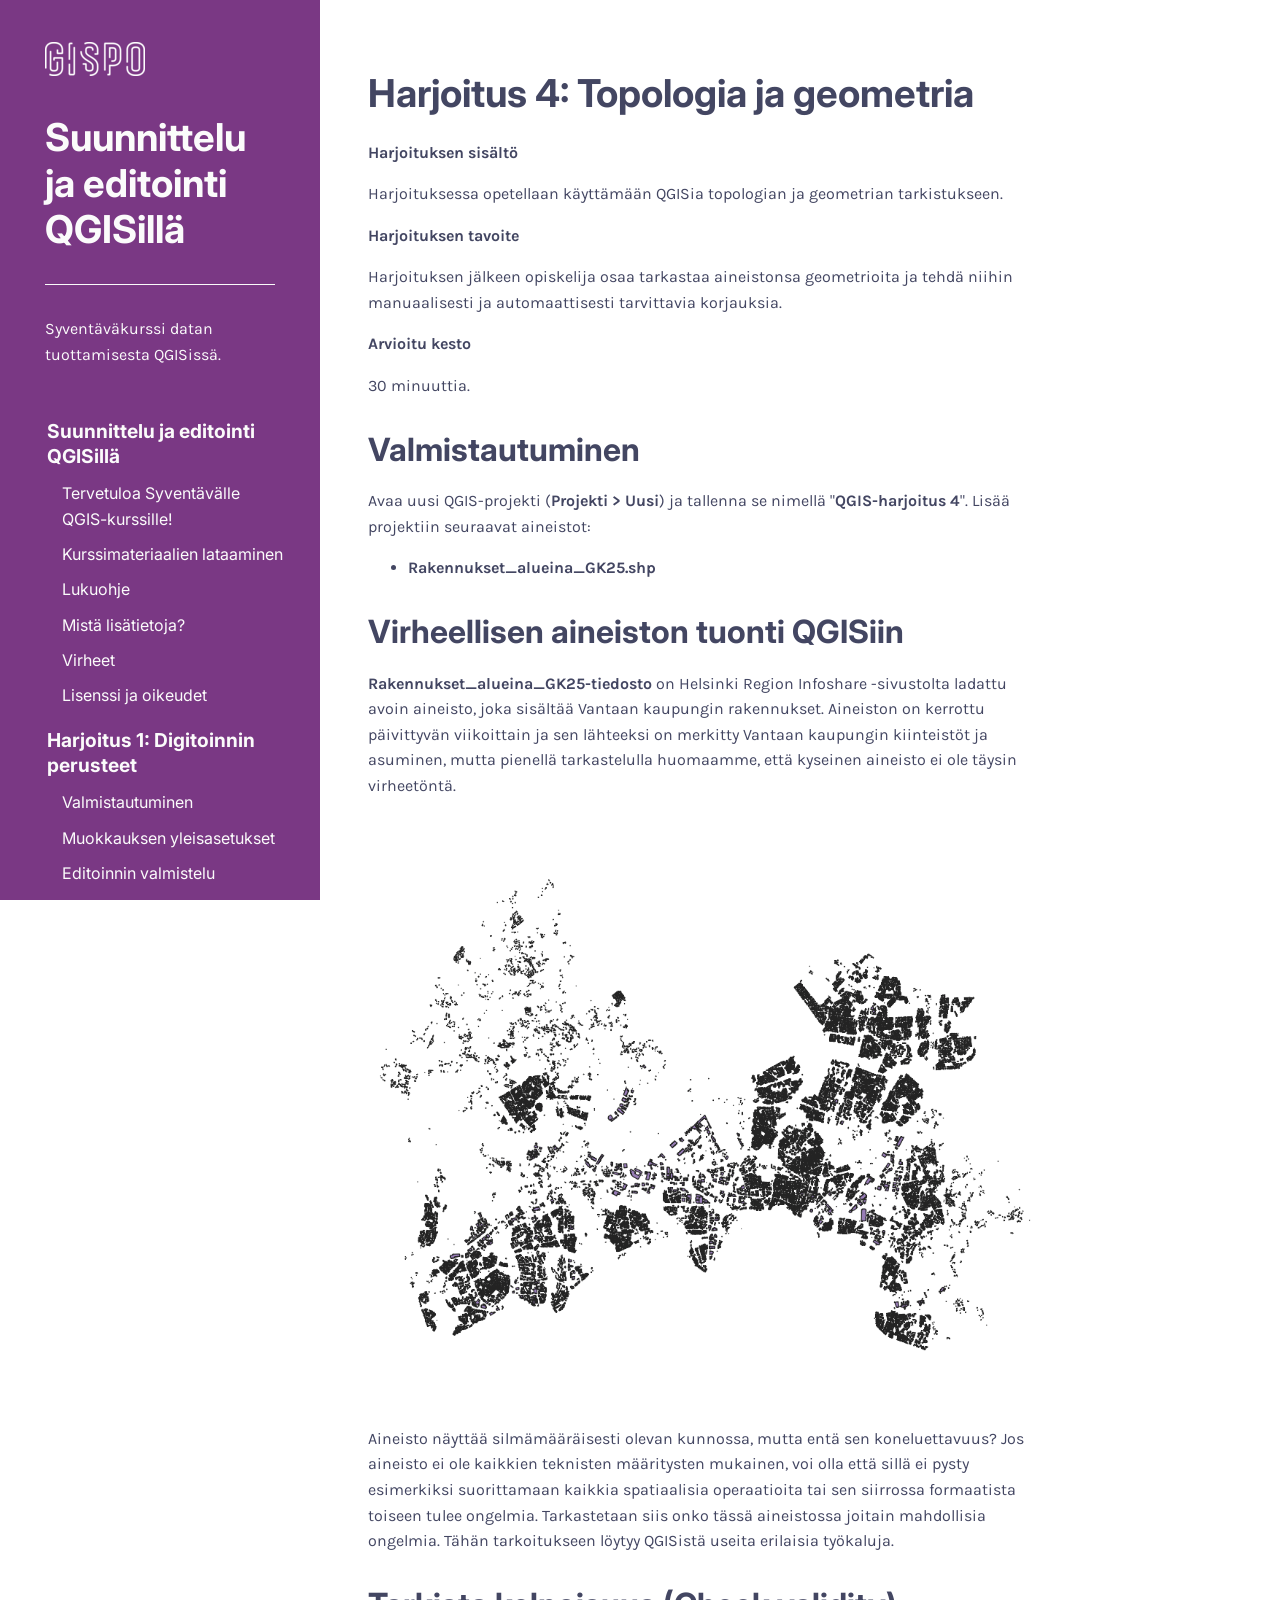
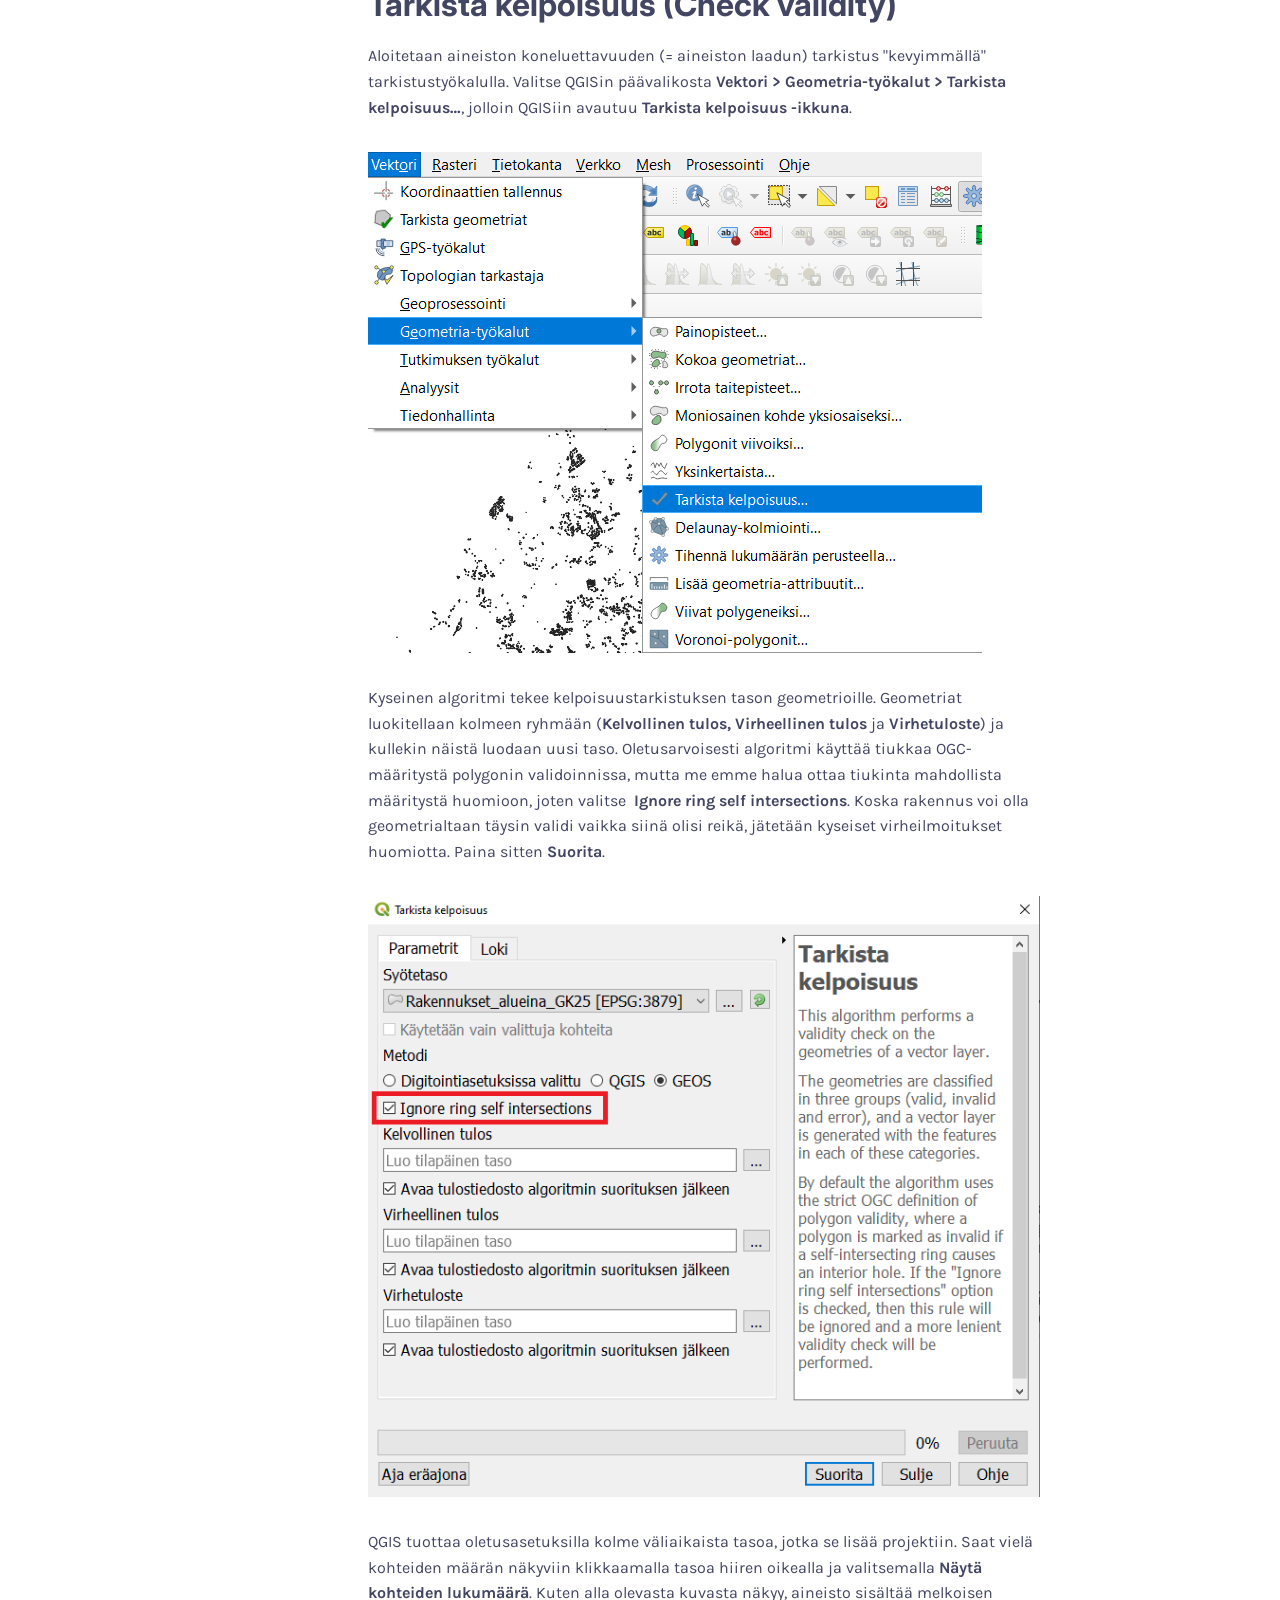
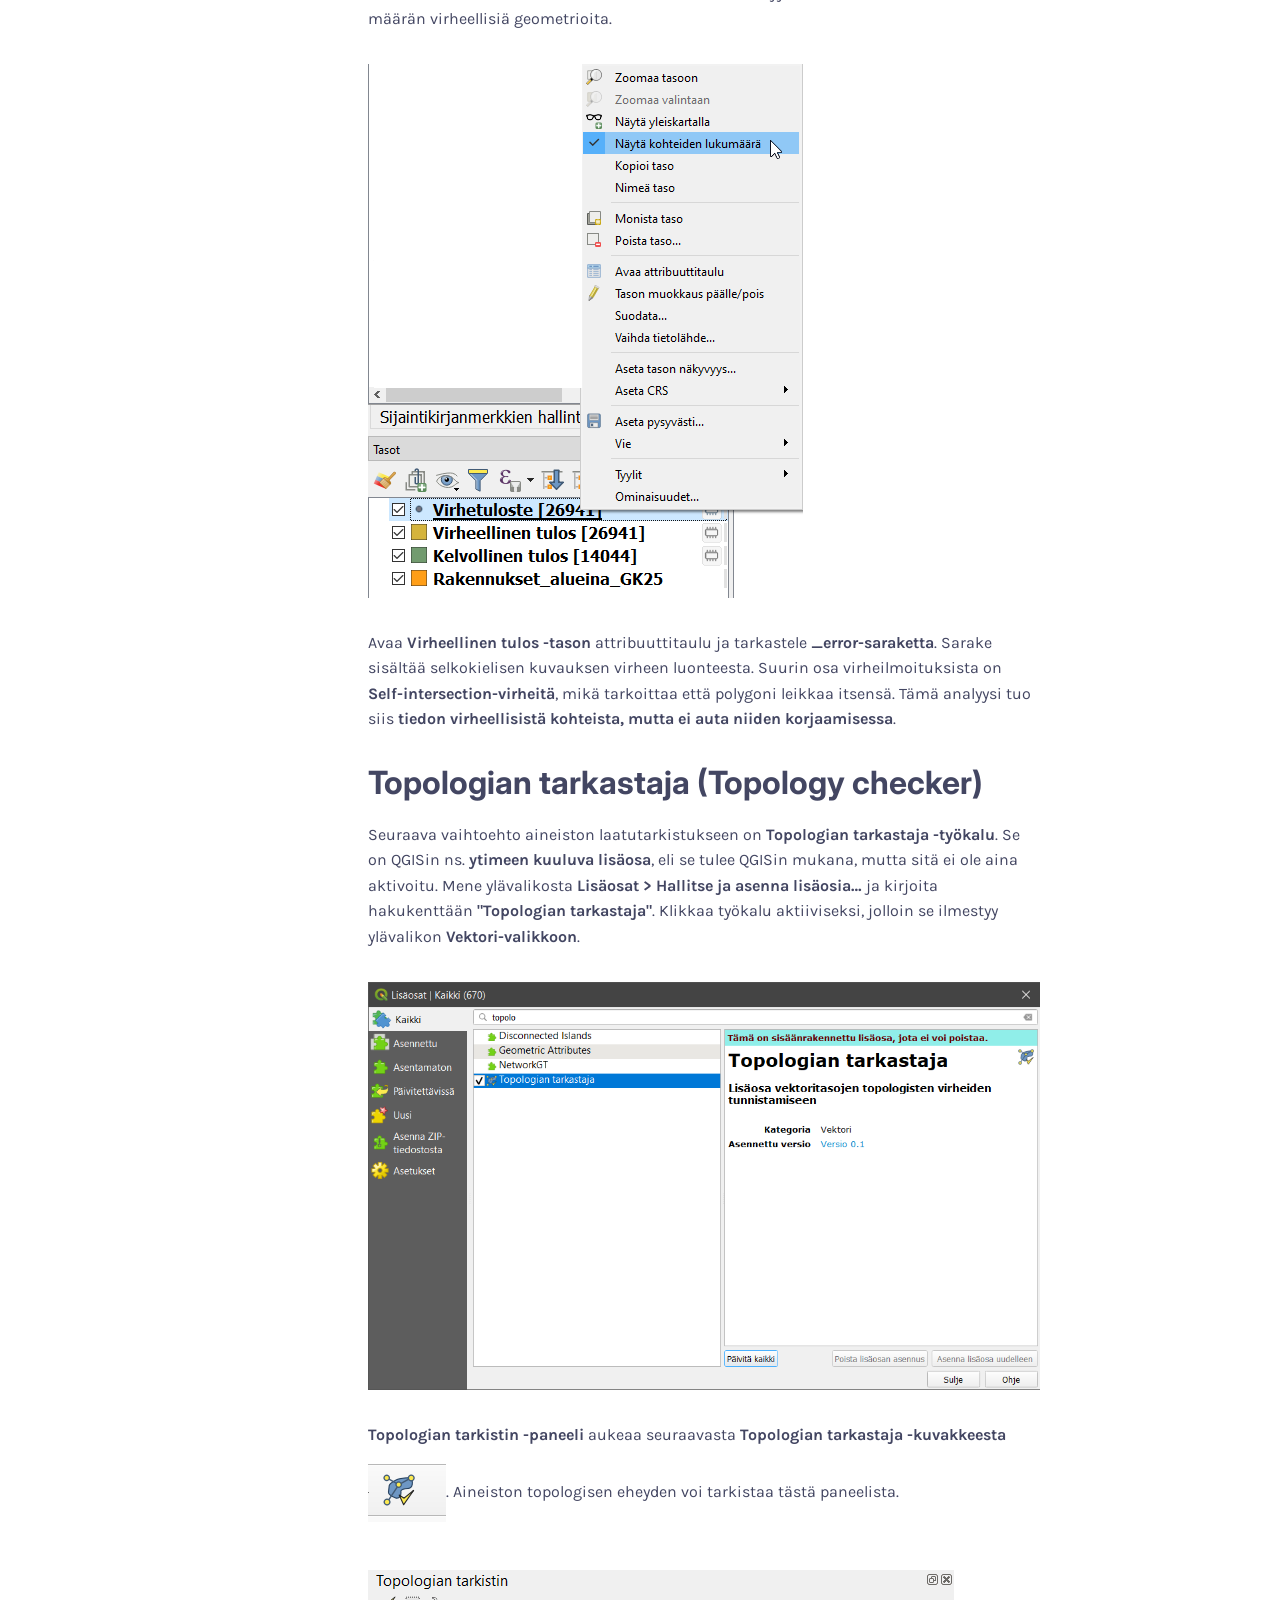
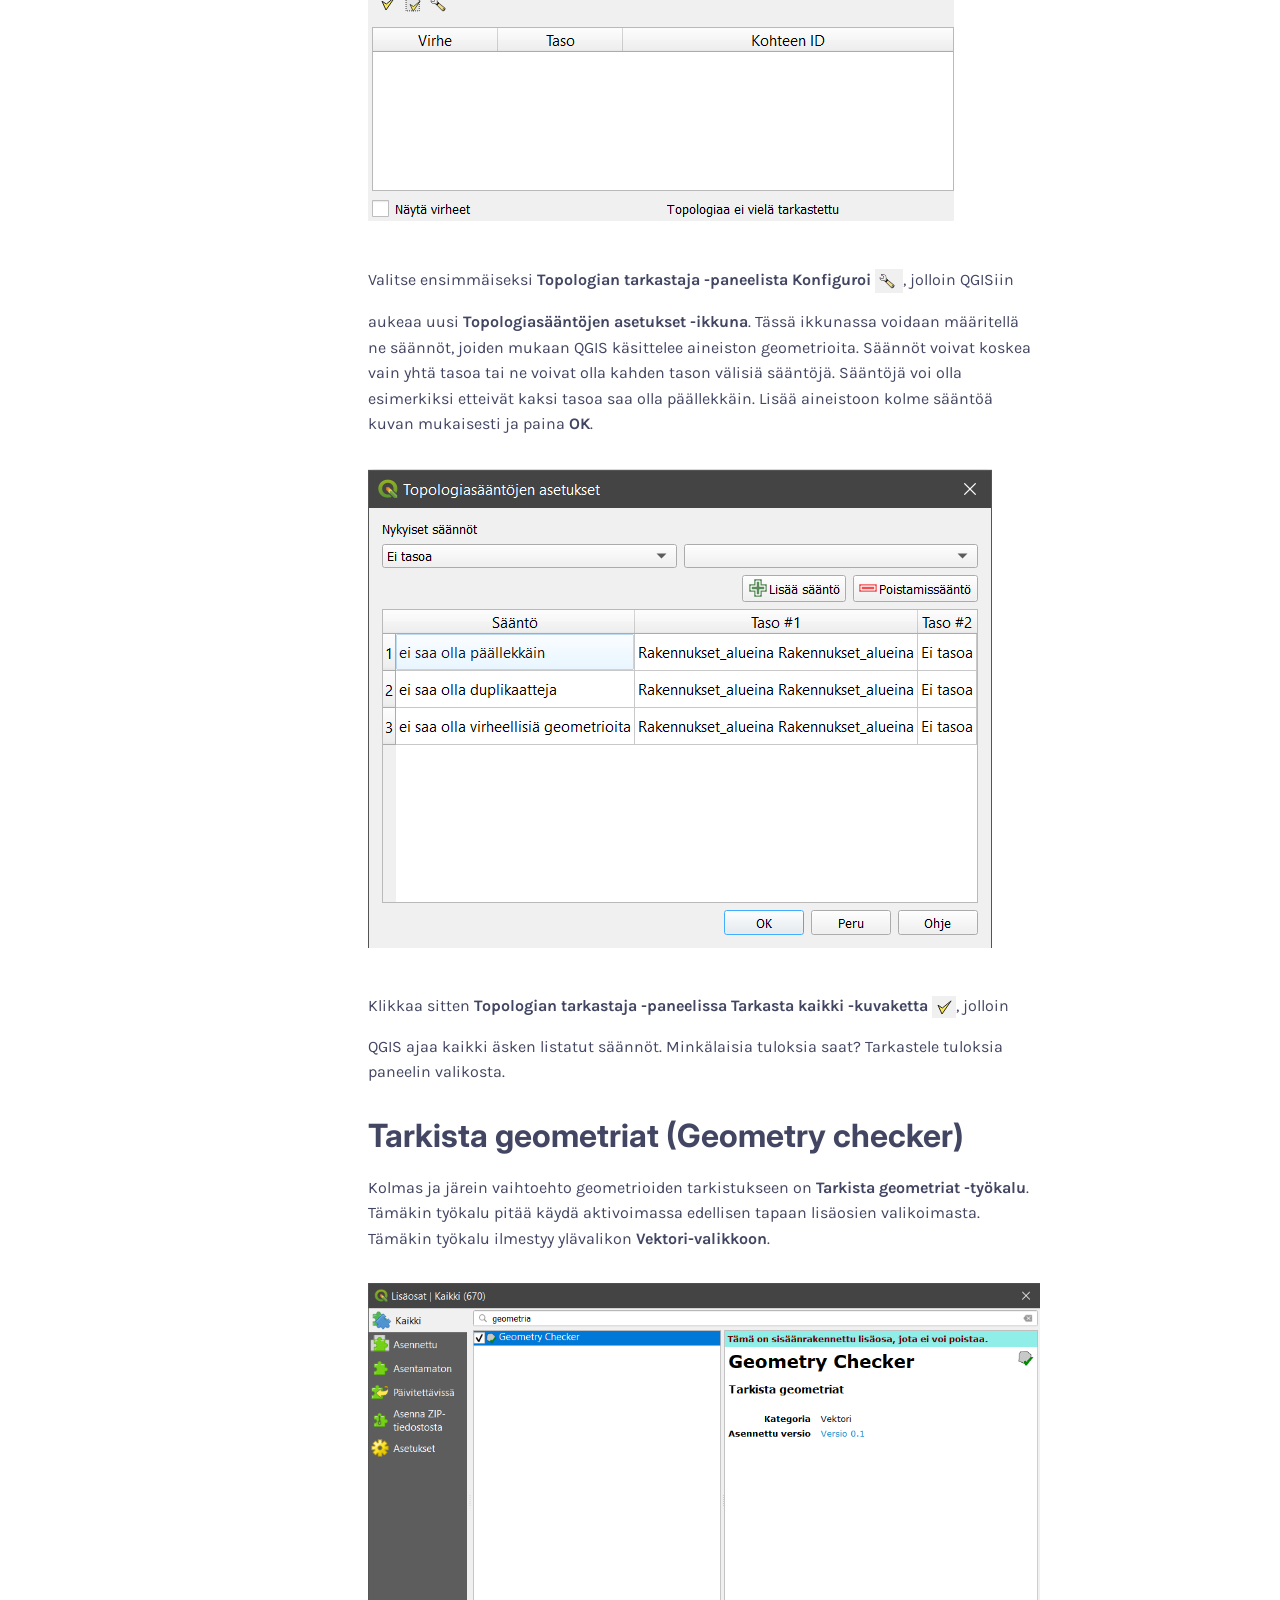
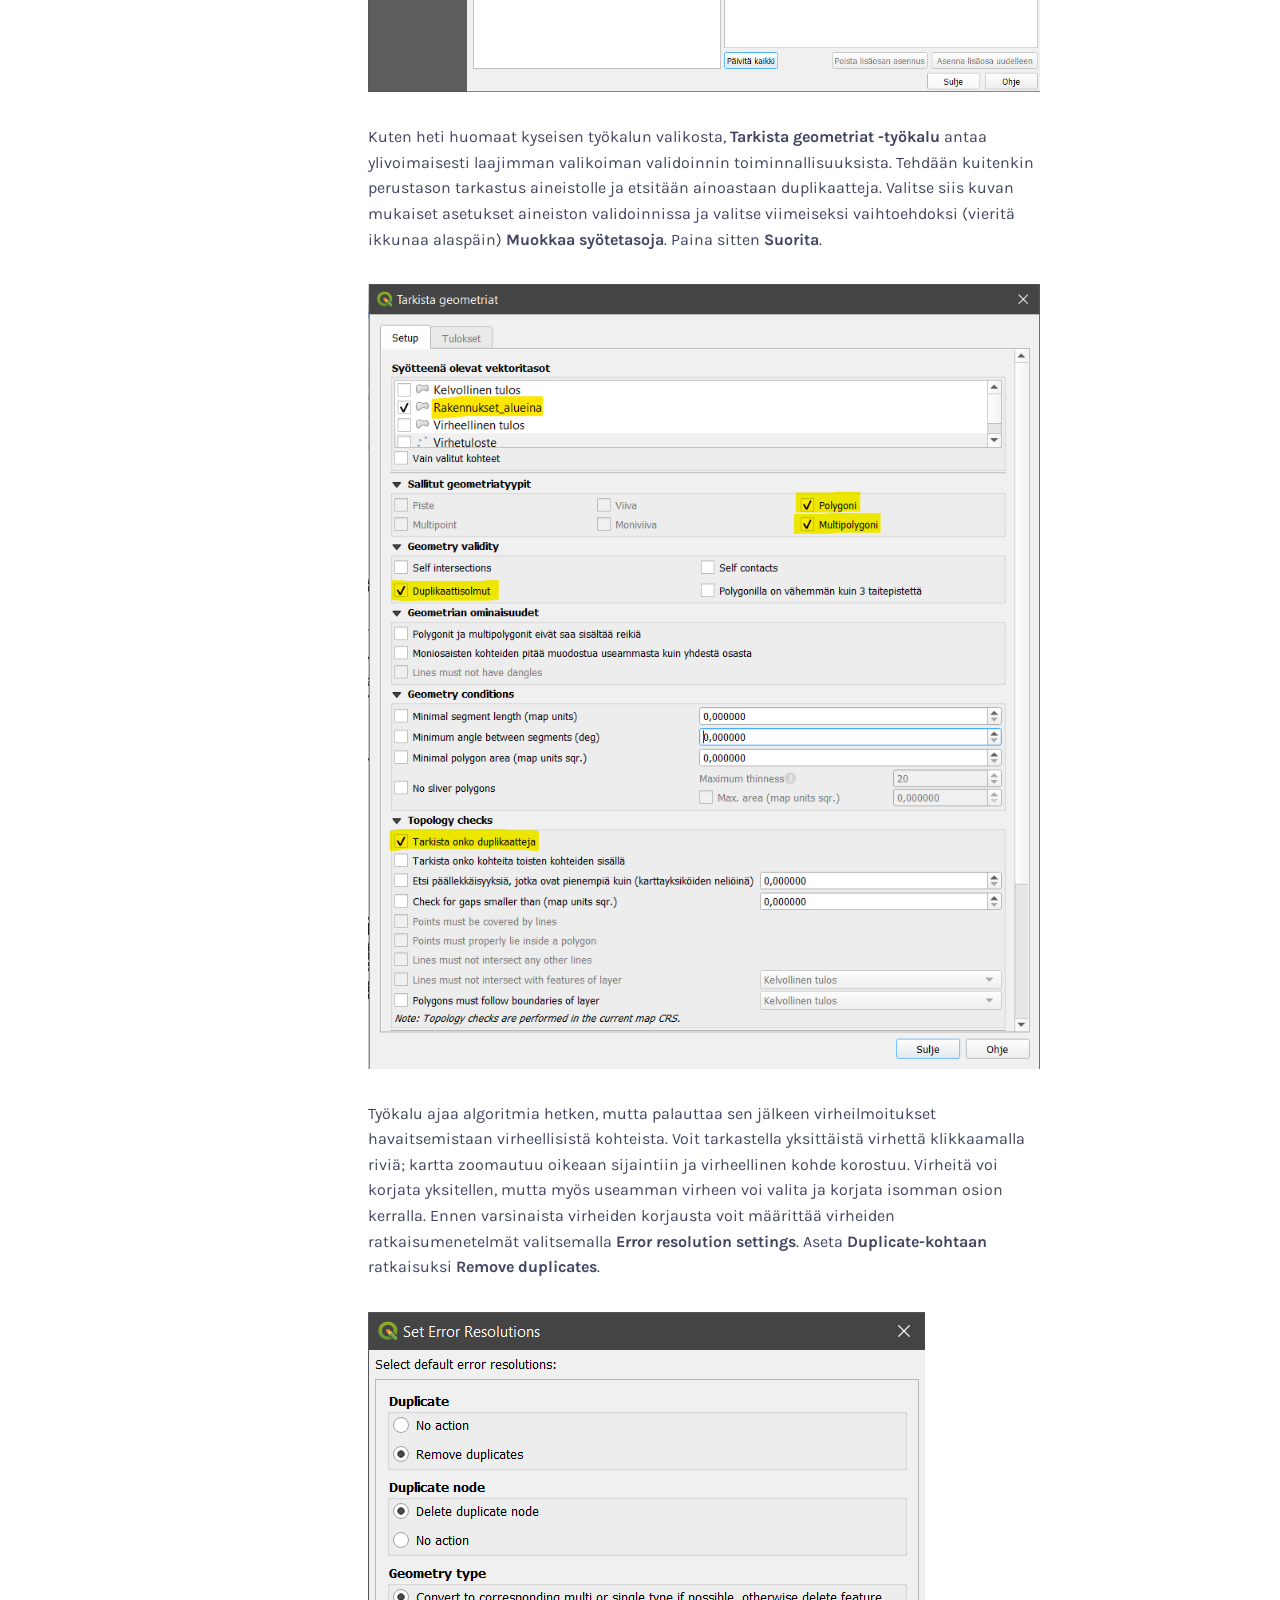
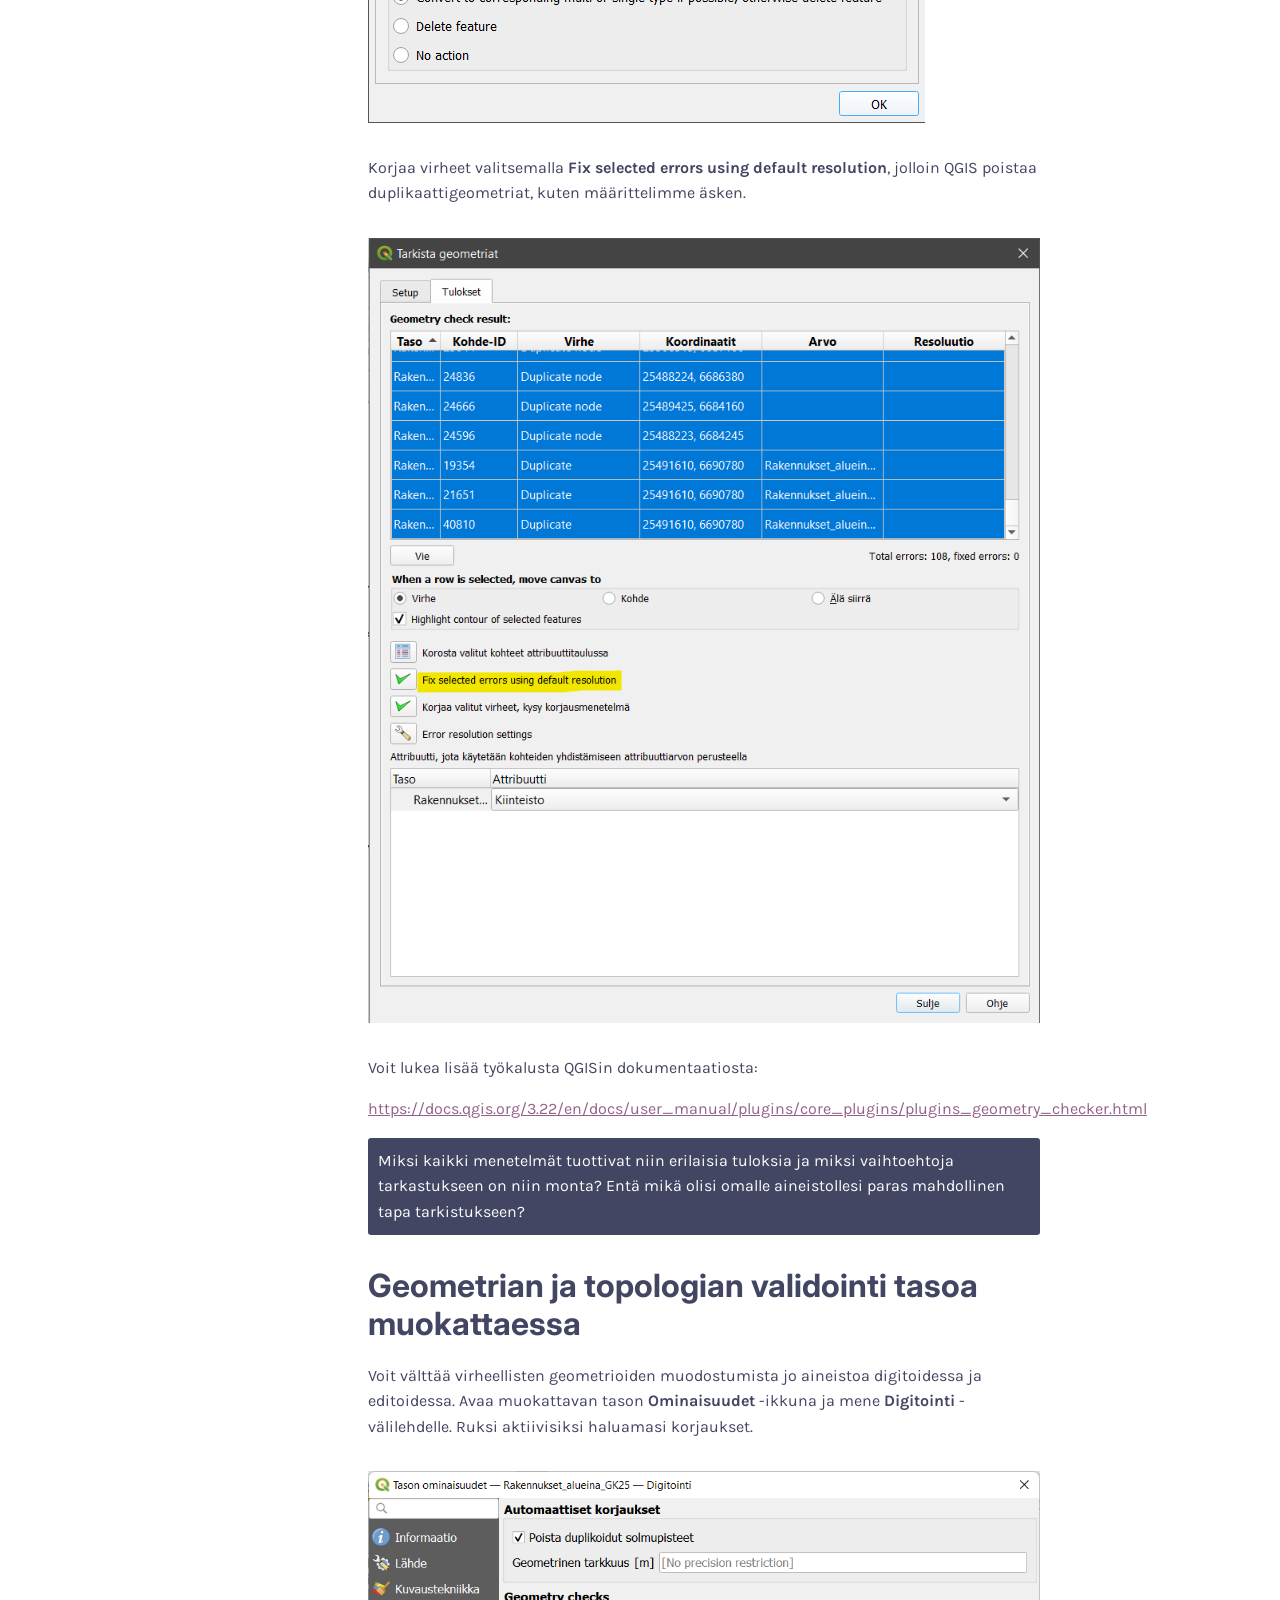
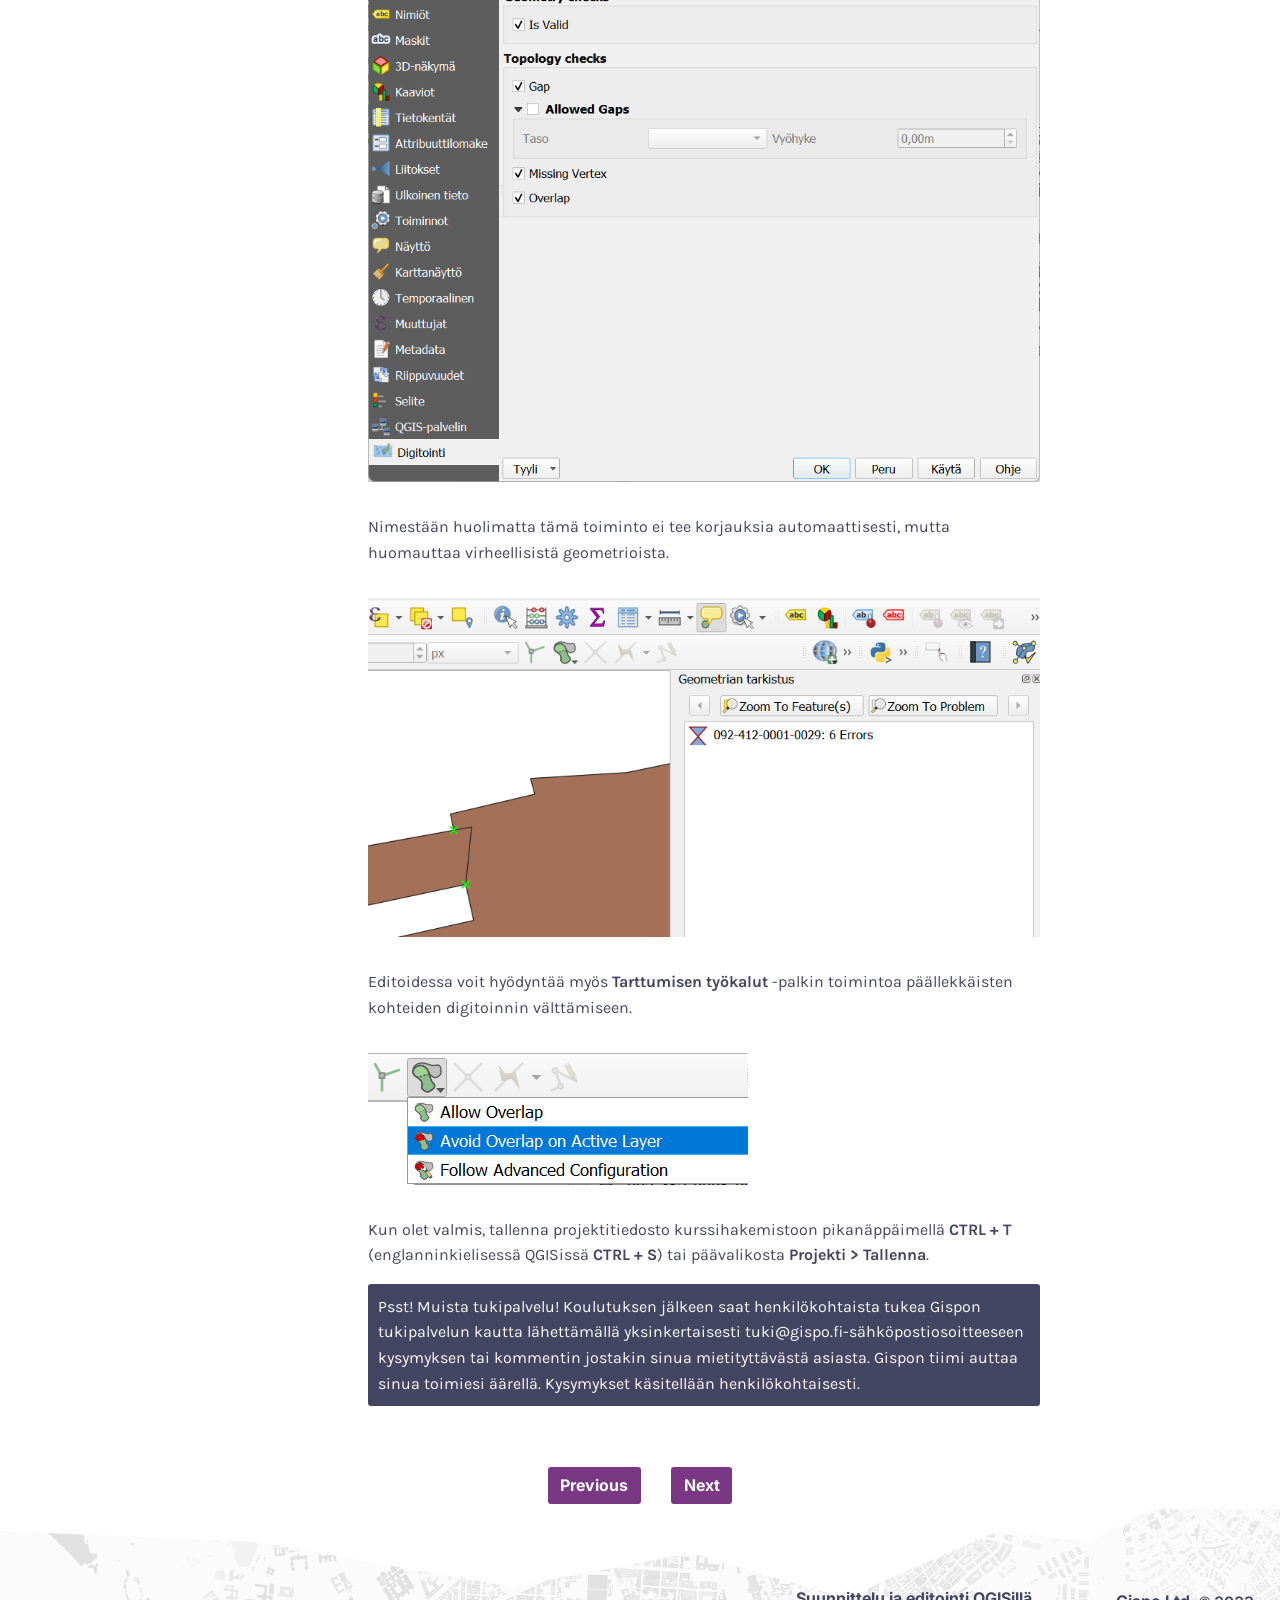
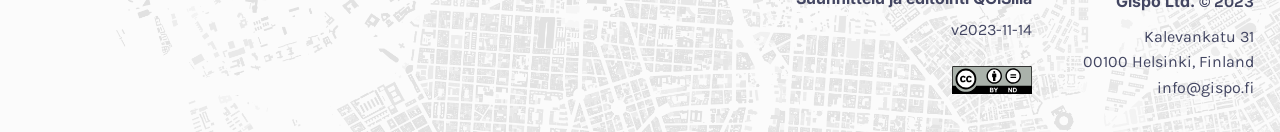
<file: docs/5-harjoitus-4-topologia-ja-geometria.html>
<!DOCTYPE html>
<html lang="" xml:lang="">
<head>

<!-- Based on TemplateMo 553 Xtra Blog: https://templatemo.com/tm-553-xtra-blog -->

<meta charset="utf-8" />
<meta name="generator" content="pandoc" />
<meta name="viewport" content="width=device-width, initial-scale=1" />
<meta property="og:title" content="5 Harjoitus 4: Topologia ja geometria | Suunnittelu ja editointi QGISillä" />
<meta property="og:type" content="book" />





<meta name="author" content="Gispo Oy." />

<meta name="date" content="2023-11-14" />


<meta name="description" content="5 Harjoitus 4: Topologia ja geometria | Suunnittelu ja editointi QGISillä">

<title>5 Harjoitus 4: Topologia ja geometria | Suunnittelu ja editointi QGISillä</title>




<link rel="stylesheet" href="custom.css" type="text/css" />

<link href="css/bootstrap.min.css" rel="stylesheet">
<link href="css/hamburgers.css" rel="stylesheet">

</head>

<body>


<div class="main-content">
<!-- special comment to mark beginning of title section for bookdown -->
<!-- bookdown comments must be in this order: title, toc, body -->

<div class="main-content-wrapper">

<div class="row">
<div class="col-sm-12">
<header class="main-toc sidebar" id="sidebar">
<div class="sidebar-wrapper">

<button class="navbar-toggle hamburger hamburger--collapse" id="navbar-toggle"
type="button" onclick="navToggle()" aria-label="Toggle navigation">
<span class="hamburger-box"><span class="hamburger-inner"></span></span>
</button>

<div class="sidebar-title-wrapper">
<img alt="Logo" width="100" src="img/gispo_white_sm.png" class="sidebar-logo">
<div class="sidebar-title"><h1>Suunnittelu ja editointi QGISillä</h1></div>
<div class="abstract-sidebar"><p>Syventäväkurssi datan tuottamisesta QGISissä.</p></div>
</div>

<nav class="sidebar-nav">
<div id="TOC" class="toc">
<ul>
<li class="has-sub"><a href="index.html#suunnittelu-ja-editointi-qgisillä"><span class="toc-section-number">1</span> Suunnittelu ja editointi QGISillä</a>
<ul>
<li><a href="index.html#tervetuloa-syventävälle-qgis-kurssille"><span class="toc-section-number">1.1</span> Tervetuloa Syventävälle QGIS-kurssille!</a></li>
<li><a href="index.html#kurssimateriaalien-lataaminen"><span class="toc-section-number">1.2</span> Kurssimateriaalien lataaminen</a></li>
<li><a href="index.html#lukuohje"><span class="toc-section-number">1.3</span> Lukuohje</a></li>
<li><a href="index.html#mistä-lisätietoja"><span class="toc-section-number">1.4</span> Mistä lisätietoja?</a></li>
<li><a href="index.html#virheet"><span class="toc-section-number">1.5</span> Virheet</a></li>
<li><a href="index.html#lisenssi-ja-oikeudet"><span class="toc-section-number">1.6</span> Lisenssi ja oikeudet</a></li>
</ul></li>
<li class="has-sub"><a href="2-harjoitus-1-digitoinnin-perusteet.html#harjoitus-1-digitoinnin-perusteet"><span class="toc-section-number">2</span> Harjoitus 1: Digitoinnin perusteet</a>
<ul>
<li><a href="2-harjoitus-1-digitoinnin-perusteet.html#valmistautuminen"><span class="toc-section-number">2.1</span> Valmistautuminen</a></li>
<li><a href="2-harjoitus-1-digitoinnin-perusteet.html#muokkauksen-yleisasetukset"><span class="toc-section-number">2.2</span> Muokkauksen yleisasetukset</a></li>
<li><a href="2-harjoitus-1-digitoinnin-perusteet.html#editoinnin-valmistelu"><span class="toc-section-number">2.3</span> Editoinnin valmistelu</a></li>
<li><a href="2-harjoitus-1-digitoinnin-perusteet.html#geopackagen-luonti"><span class="toc-section-number">2.4</span> GeoPackagen luonti</a></li>
<li><a href="2-harjoitus-1-digitoinnin-perusteet.html#aloita-geometrioiden-editointi"><span class="toc-section-number">2.5</span> Aloita geometrioiden editointi</a></li>
</ul></li>
<li class="has-sub"><a href="3-harjoitus-2-edistyneet-digitointiominaisuudet.html#harjoitus-2-edistyneet-digitointiominaisuudet"><span class="toc-section-number">3</span> Harjoitus 2: Edistyneet digitointiominaisuudet</a>
<ul>
<li><a href="3-harjoitus-2-edistyneet-digitointiominaisuudet.html#valmistautuminen-1"><span class="toc-section-number">3.1</span> Valmistautuminen</a></li>
<li><a href="3-harjoitus-2-edistyneet-digitointiominaisuudet.html#kohteisiin-tarttuminen-snapping-ja-rakennustila-construction-mode"><span class="toc-section-number">3.2</span> Kohteisiin tarttuminen (snapping) ja rakennustila (construction mode)</a></li>
<li><a href="3-harjoitus-2-edistyneet-digitointiominaisuudet.html#rakentamistila"><span class="toc-section-number">3.3</span> Rakentamistila</a></li>
<li class="has-sub"><a href="3-harjoitus-2-edistyneet-digitointiominaisuudet.html#rakennuksen-piirto-apuviivojen-avulla"><span class="toc-section-number">3.4</span> Rakennuksen piirto apuviivojen avulla</a>
<ul>
<li><a href="3-harjoitus-2-edistyneet-digitointiominaisuudet.html#sitten-vain-harjoittelemaan."><span class="toc-section-number">3.4.1</span> Sitten vain harjoittelemaan….</a></li>
</ul></li>
<li><a href="3-harjoitus-2-edistyneet-digitointiominaisuudet.html#suorakulmaisen-polygonin-piirtäminen"><span class="toc-section-number">3.5</span> Suorakulmaisen polygonin piirtäminen</a></li>
<li><a href="3-harjoitus-2-edistyneet-digitointiominaisuudet.html#tehtävä-rakennus-3540-m-tontin-rajan-suuntaisesti-etäisyys-rajaan-15-m"><span class="toc-section-number">3.6</span> Tehtävä: “Rakennus 35×40 m tontin rajan suuntaisesti, etäisyys rajaan 15 m”</a></li>
<li><a href="3-harjoitus-2-edistyneet-digitointiominaisuudet.html#case-rakennusala-tontille-polygonin-kopiointi-toiseksi-itseään-pienemmäksi"><span class="toc-section-number">3.7</span> Case rakennusala tontille: polygonin kopiointi toiseksi itseään pienemmäksi</a></li>
<li><a href="3-harjoitus-2-edistyneet-digitointiominaisuudet.html#lisätehtävä-lisää-rakennukset-tasolle-funktio-jolla-pinta-ala-tieto-päivittyy-automaattisesti"><span class="toc-section-number">3.8</span> Lisätehtävä: Lisää Rakennukset tasolle funktio, jolla pinta-ala tieto päivittyy automaattisesti</a></li>
<li><a href="3-harjoitus-2-edistyneet-digitointiominaisuudet.html#lopuksi"><span class="toc-section-number">3.9</span> Lopuksi</a></li>
</ul></li>
<li class="has-sub"><a href="4-harjoitus-3-georeferointi.html#harjoitus-3-georeferointi"><span class="toc-section-number">4</span> Harjoitus 3: Georeferointi</a>
<ul>
<li class="has-sub"><a href="4-harjoitus-3-georeferointi.html#valmistautuminen-2"><span class="toc-section-number">4.1</span> Valmistautuminen</a>
<ul>
<li><a href="4-harjoitus-3-georeferointi.html#section"><span class="toc-section-number">4.1.1</span> </a></li>
</ul></li>
<li><a href="4-harjoitus-3-georeferointi.html#aineistojen-valmistelu---georeferoija-lisäosan-aktivointi"><span class="toc-section-number">4.2</span> Aineistojen valmistelu <strong>-</strong> Georeferoija lisäosan aktivointi</a></li>
<li><a href="4-harjoitus-3-georeferointi.html#georeferoija-lisäosan-toiminta"><span class="toc-section-number">4.3</span> Georeferoija-lisäosan toiminta</a></li>
<li><a href="4-harjoitus-3-georeferointi.html#panosta-vastinpisteisiin"><span class="toc-section-number">4.4</span> Panosta vastinpisteisiin</a></li>
<li><a href="4-harjoitus-3-georeferointi.html#vastinpisteiden-tarkastelu-ja-varsinainen-georeferointi"><span class="toc-section-number">4.5</span> Vastinpisteiden tarkastelu ja varsinainen georeferointi</a></li>
</ul></li>
<li class="has-sub"><a href="5-harjoitus-4-topologia-ja-geometria.html#harjoitus-4-topologia-ja-geometria"><span class="toc-section-number">5</span> Harjoitus 4: Topologia ja geometria</a>
<ul>
<li><a href="5-harjoitus-4-topologia-ja-geometria.html#valmistautuminen-3"><span class="toc-section-number">5.1</span> Valmistautuminen</a></li>
<li><a href="5-harjoitus-4-topologia-ja-geometria.html#virheellisen-aineiston-tuonti-qgisiin"><span class="toc-section-number">5.2</span> Virheellisen aineiston tuonti QGISiin</a></li>
<li><a href="5-harjoitus-4-topologia-ja-geometria.html#tarkista-kelpoisuus-check-validity"><span class="toc-section-number">5.3</span> Tarkista kelpoisuus (Check validity)</a></li>
<li><a href="5-harjoitus-4-topologia-ja-geometria.html#topologian-tarkastaja-topology-checker"><span class="toc-section-number">5.4</span> Topologian tarkastaja (Topology checker)</a></li>
<li><a href="5-harjoitus-4-topologia-ja-geometria.html#tarkista-geometriat-geometry-checker"><span class="toc-section-number">5.5</span> Tarkista geometriat (Geometry checker)</a></li>
<li><a href="5-harjoitus-4-topologia-ja-geometria.html#geometrian-ja-topologian-validointi-tasoa-muokattaessa"><span class="toc-section-number">5.6</span> Geometrian ja topologian validointi tasoa muokattaessa</a></li>
</ul></li>
<li class="has-sub"><a href="6-harjoitus-5-geokoodaus.html#harjoitus-5-geokoodaus"><span class="toc-section-number">6</span> Harjoitus 5: Geokoodaus</a>
<ul>
<li><a href="6-harjoitus-5-geokoodaus.html#valmistautuminen-4"><span class="toc-section-number">6.1</span> Valmistautuminen</a></li>
<li><a href="6-harjoitus-5-geokoodaus.html#geocoding--lisäosa"><span class="toc-section-number">6.2</span> GeoCoding -lisäosa</a></li>
<li class="has-sub"><a href="6-harjoitus-5-geokoodaus.html#digitransit.fi-geocoder"><span class="toc-section-number">6.3</span> DigiTransit.fi Geocoder</a>
<ul>
<li><a href="6-harjoitus-5-geokoodaus.html#digitransit.fi---alkuvalmistelut"><span class="toc-section-number">6.3.1</span> DigiTransit.fi - alkuvalmistelut</a></li>
<li><a href="6-harjoitus-5-geokoodaus.html#digitransit.fi---geocoder-aktivointi"><span class="toc-section-number">6.3.2</span> DigiTransit.fi - Geocoder aktivointi</a></li>
</ul></li>
</ul></li>
</ul>
</div>
</nav>
</div>
</header>
</div>
</div>
<div class="row">
<div class="col-sm-12">
<div id="harjoitus-4-topologia-ja-geometria" class="section level1" number="5">
<h1><span class="header-section-number">5</span> Harjoitus 4: Topologia ja geometria</h1>
<p><strong>Harjoituksen sisältö</strong></p>
<p>Harjoituksessa opetellaan käyttämään QGISia topologian ja geometrian tarkistukseen.</p>
<p><strong>Harjoituksen tavoite</strong></p>
<p>Harjoituksen jälkeen opiskelija osaa tarkastaa aineistonsa geometrioita ja tehdä niihin manuaalisesti ja automaattisesti tarvittavia korjauksia.</p>
<p><strong>Arvioitu kesto</strong></p>
<p>30 minuuttia.</p>
<div id="valmistautuminen-3" class="section level2" number="5.1">
<h2><span class="header-section-number">5.1</span> Valmistautuminen</h2>
<p>Avaa uusi QGIS-projekti (<strong>Projekti &gt; Uusi</strong>) ja tallenna se nimellä "<strong>QGIS-harjoitus 4</strong>". Lisää projektiin seuraavat aineistot:</p>
<ul>
<li><strong>Rakennukset_alueina_GK25.shp</strong></li>
</ul>
</div>
<div id="virheellisen-aineiston-tuonti-qgisiin" class="section level2" number="5.2">
<h2><span class="header-section-number">5.2</span> Virheellisen aineiston tuonti QGISiin</h2>
<p><strong>Rakennukset_alueina_GK25-tiedosto</strong> on Helsinki Region Infoshare -sivustolta ladattu avoin aineisto, joka sisältää Vantaan kaupungin rakennukset. Aineiston on kerrottu päivittyvän viikoittain ja sen lähteeksi on merkitty Vantaan kaupungin kiinteistöt ja asuminen, mutta pienellä tarkastelulla huomaamme, että kyseinen aineisto ei ole täysin virheetöntä.</p>
<p><img src="img/harjoitus_4/image1.png" /></p>
<p>Aineisto näyttää silmämääräisesti olevan kunnossa, mutta entä sen koneluettavuus? Jos aineisto ei ole kaikkien teknisten määritysten mukainen, voi olla että sillä ei pysty esimerkiksi suorittamaan kaikkia spatiaalisia operaatioita tai sen siirrossa formaatista toiseen tulee ongelmia. Tarkastetaan siis onko tässä aineistossa joitain mahdollisia ongelmia. Tähän tarkoitukseen löytyy QGISistä useita erilaisia työkaluja.</p>
</div>
<div id="tarkista-kelpoisuus-check-validity" class="section level2" number="5.3">
<h2><span class="header-section-number">5.3</span> Tarkista kelpoisuus (Check validity)</h2>
<p>Aloitetaan aineiston koneluettavuuden (= aineiston laadun) tarkistus "kevyimmällä" tarkistustyökalulla. Valitse QGISin päävalikosta <strong>Vektori &gt; Geometria-työkalut &gt; Tarkista kelpoisuus…</strong>, jolloin QGISiin avautuu <strong>Tarkista kelpoisuus -ikkuna</strong>.</p>
<p><img src="img/harjoitus_4/image2.png" /></p>
<p>Kyseinen algoritmi tekee kelpoisuustarkistuksen tason geometrioille. Geometriat luokitellaan kolmeen ryhmään (<strong>Kelvollinen tulos, Virheellinen tulos</strong> ja <strong>Virhetuloste</strong>) ja kullekin näistä luodaan uusi taso. Oletusarvoisesti algoritmi käyttää tiukkaa OGC-määritystä polygonin validoinnissa, mutta me emme halua ottaa tiukinta mahdollista määritystä huomioon, joten valitse  <strong>Ignore ring self intersections</strong>. Koska rakennus voi olla geometrialtaan täysin validi vaikka siinä olisi reikä, jätetään kyseiset virheilmoitukset huomiotta. Paina sitten <strong>Suorita</strong>.</p>
<p><img src="img/harjoitus_4/image3.png" /></p>
<p>QGIS tuottaa oletusasetuksilla kolme väliaikaista tasoa, jotka se lisää projektiin. Saat vielä kohteiden määrän näkyviin klikkaamalla tasoa hiiren oikealla ja valitsemalla <strong>Näytä kohteiden lukumäärä</strong>. Kuten alla olevasta kuvasta näkyy, aineisto sisältää melkoisen määrän virheellisiä geometrioita.</p>
<p><img src="img/harjoitus_4/image4.png" /></p>
<p>Avaa <strong>Virheellinen tulos -tason</strong> attribuuttitaulu ja tarkastele <strong>_error-saraketta</strong>. Sarake sisältää selkokielisen kuvauksen virheen luonteesta. Suurin osa virheilmoituksista on <strong>Self-intersection-virheitä</strong>, mikä tarkoittaa että polygoni leikkaa itsensä. Tämä analyysi tuo siis <strong>tiedon virheellisistä kohteista, mutta ei auta niiden korjaamisessa</strong>.</p>
</div>
<div id="topologian-tarkastaja-topology-checker" class="section level2" number="5.4">
<h2><span class="header-section-number">5.4</span> Topologian tarkastaja (Topology checker)</h2>
<p>Seuraava vaihtoehto aineiston laatutarkistukseen on <strong>Topologian tarkastaja -työkalu</strong>. Se on QGISin ns. <strong>ytimeen kuuluva lisäosa</strong>, eli se tulee QGISin mukana, mutta sitä ei ole aina aktivoitu. Mene ylävalikosta <strong>Lisäosat &gt; Hallitse ja asenna lisäosia…</strong> ja kirjoita hakukenttään <strong>"Topologian tarkastaja"</strong>. Klikkaa työkalu aktiiviseksi, jolloin se ilmestyy ylävalikon <strong>Vektori-valikkoon</strong>.</p>
<p><img src="img/harjoitus_4/image5.png" /></p>
<p><strong>Topologian tarkistin -paneeli</strong> aukeaa seuraavasta <strong>Topologian tarkastaja -kuvakkeesta</strong> <img src="img/harjoitus_4/image6.png" />. Aineiston topologisen eheyden voi tarkistaa tästä paneelista.</p>
<p><img src="img/harjoitus_4/image7.png" /></p>
<p>Valitse ensimmäiseksi <strong>Topologian tarkastaja -paneelista Konfiguroi</strong> <img src="img/harjoitus_4/image8.png" />, jolloin QGISiin aukeaa uusi <strong>Topologiasääntöjen asetukset -ikkuna</strong>. Tässä ikkunassa voidaan määritellä ne säännöt, joiden mukaan QGIS käsittelee aineiston geometrioita. Säännöt voivat koskea vain yhtä tasoa tai ne voivat olla kahden tason välisiä sääntöjä. Sääntöjä voi olla esimerkiksi etteivät kaksi tasoa saa olla päällekkäin. Lisää aineistoon kolme sääntöä kuvan mukaisesti ja paina <strong>OK</strong>.</p>
<p><img src="img/harjoitus_4/image9.png" /></p>
<p>Klikkaa sitten <strong>Topologian tarkastaja -paneelissa Tarkasta kaikki -kuvaketta</strong> <img src="img/harjoitus_4/image10.png" />, jolloin QGIS ajaa kaikki äsken listatut säännöt. Minkälaisia tuloksia saat? Tarkastele tuloksia paneelin valikosta.</p>
</div>
<div id="tarkista-geometriat-geometry-checker" class="section level2" number="5.5">
<h2><span class="header-section-number">5.5</span> Tarkista geometriat (Geometry checker)</h2>
<p>Kolmas ja järein vaihtoehto geometrioiden tarkistukseen on <strong>Tarkista geometriat -työkalu</strong>. Tämäkin työkalu pitää käydä aktivoimassa edellisen tapaan lisäosien valikoimasta. Tämäkin työkalu ilmestyy ylävalikon <strong>Vektori-valikkoon</strong>.</p>
<p><img src="img/harjoitus_4/image11.png" /></p>
<p>Kuten heti huomaat kyseisen työkalun valikosta, <strong>Tarkista geometriat -työkalu</strong> antaa ylivoimaisesti laajimman valikoiman validoinnin toiminnallisuuksista. Tehdään kuitenkin perustason tarkastus aineistolle ja etsitään ainoastaan duplikaatteja. Valitse siis kuvan mukaiset asetukset aineiston validoinnissa ja valitse viimeiseksi vaihtoehdoksi (vieritä ikkunaa alaspäin) <strong>Muokkaa syötetasoja</strong>. Paina sitten <strong>Suorita</strong>.</p>
<p><img src="img/harjoitus_4/image12.png" /></p>
<p>Työkalu ajaa algoritmia hetken, mutta palauttaa sen jälkeen virheilmoitukset havaitsemistaan virheellisistä kohteista. Voit tarkastella yksittäistä virhettä klikkaamalla riviä; kartta zoomautuu oikeaan sijaintiin ja virheellinen kohde korostuu. Virheitä voi korjata yksitellen, mutta myös useamman virheen voi valita ja korjata isomman osion kerralla. Ennen varsinaista virheiden korjausta voit määrittää virheiden ratkaisumenetelmät valitsemalla <strong>Error resolution settings</strong>. Aseta <strong>Duplicate-kohtaan</strong> ratkaisuksi <strong>Remove duplicates</strong>.</p>
<p><img src="img/harjoitus_4/image13.png" /></p>
<p>Korjaa virheet valitsemalla <strong>Fix selected errors using default resolution</strong>, jolloin QGIS poistaa duplikaattigeometriat, kuten määrittelimme äsken.</p>
<p><img src="img/harjoitus_4/image14.png" /></p>
<p>Voit lukea lisää työkalusta QGISin dokumentaatiosta: </p>
<p><a href="https://docs.qgis.org/3.22/en/docs/user_manual/plugins/core_plugins/plugins_geometry_checker.html" class="uri">https://docs.qgis.org/3.22/en/docs/user_manual/plugins/core_plugins/plugins_geometry_checker.html</a></p>
<div class="hint-box">
<p>Miksi kaikki menetelmät tuottivat niin erilaisia tuloksia ja miksi vaihtoehtoja tarkastukseen on niin monta? Entä mikä olisi omalle aineistollesi paras mahdollinen tapa tarkistukseen?</p>
</div>
</div>
<div id="geometrian-ja-topologian-validointi-tasoa-muokattaessa" class="section level2" number="5.6">
<h2><span class="header-section-number">5.6</span> Geometrian ja topologian validointi tasoa muokattaessa</h2>
<p>Voit välttää virheellisten geometrioiden muodostumista jo aineistoa digitoidessa ja editoidessa. Avaa muokattavan tason <strong>Ominaisuudet</strong> -ikkuna ja mene <strong>Digitointi</strong> -välilehdelle. Ruksi aktiivisiksi haluamasi korjaukset.</p>
<p><img src="img/harjoitus_4/image15.png" /></p>
<p>Nimestään huolimatta tämä toiminto ei tee korjauksia automaattisesti, mutta huomauttaa virheellisistä geometrioista. </p>
<p><img src="img/harjoitus_4/image16.png" /></p>
<p>Editoidessa voit hyödyntää myös <strong>Tarttumisen työkalut</strong> -palkin toimintoa päällekkäisten kohteiden digitoinnin välttämiseen.</p>
<p><img src="img/harjoitus_4/image17.png" /></p>
<p>Kun olet valmis, tallenna projektitiedosto kurssihakemistoon pikanäppäimellä <strong>CTRL + T</strong> (englanninkielisessä QGISissä <strong>CTRL + S</strong>) tai päävalikosta <strong>Projekti &gt; Tallenna</strong>.</p>
<div class="hint-box">
<p>Psst! Muista tukipalvelu! Koulutuksen jälkeen saat henkilökohtaista tukea Gispon tukipalvelun kautta lähettämällä yksinkertaisesti tuki@gispo.fi-sähköpostiosoitteeseen kysymyksen tai kommentin jostakin sinua mietityttävästä asiasta. Gispon tiimi auttaa sinua toimiesi äärellä. Kysymykset käsitellään henkilökohtaisesti.</p>
</div>

</div>
</div>
<p style="text-align: center;">
<a href="4-harjoitus-3-georeferointi.html"><button class="btn btn-default">Previous</button></a>
<a href="6-harjoitus-5-geokoodaus.html"><button class="btn btn-default">Next</button></a>
</p>
</div>
</div>

<footer class="footer text-center">

<div class="footer-container text-center">

<div class="footer-info">
<h5 class="footer-title">Suunnittelu ja editointi QGISillä</h5>
<span class="footer-version">v2023-11-14</span>
<div class="license"><img src="img/by-nd.svg" width="80px" alt="CC-BY-ND"></div>
</div>

<div class="footer-info">
<h5 class="footer-title footer-company">Gispo Ltd.
<span class="footer-copyright-year">© 2023</span></h5>
<span class="footer-contact-info">Kalevankatu 31
<br>00100 Helsinki, Finland
<br>info@gispo.fi
</span>
</div>

</div>
</div>
</footer>
</div>


<script src="js/nav-script.js"></script>

</body>
</html>
</file>
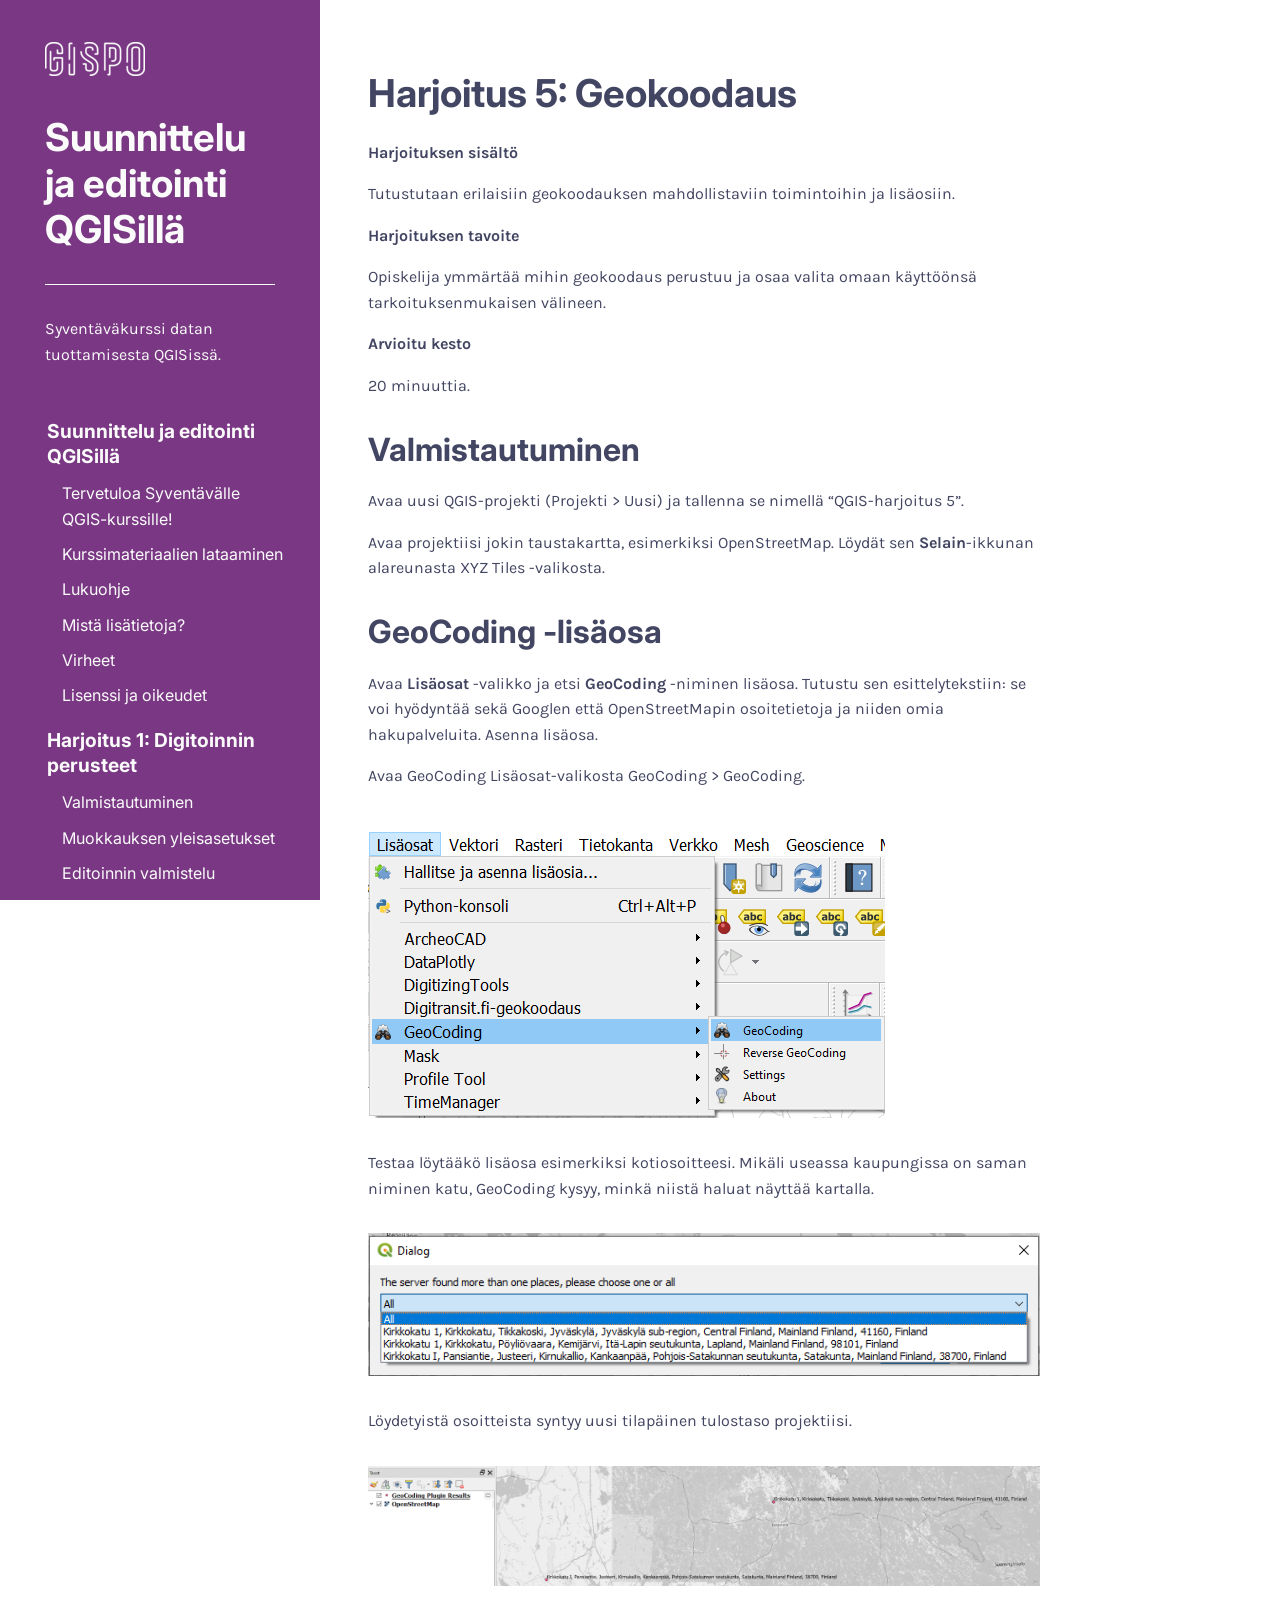
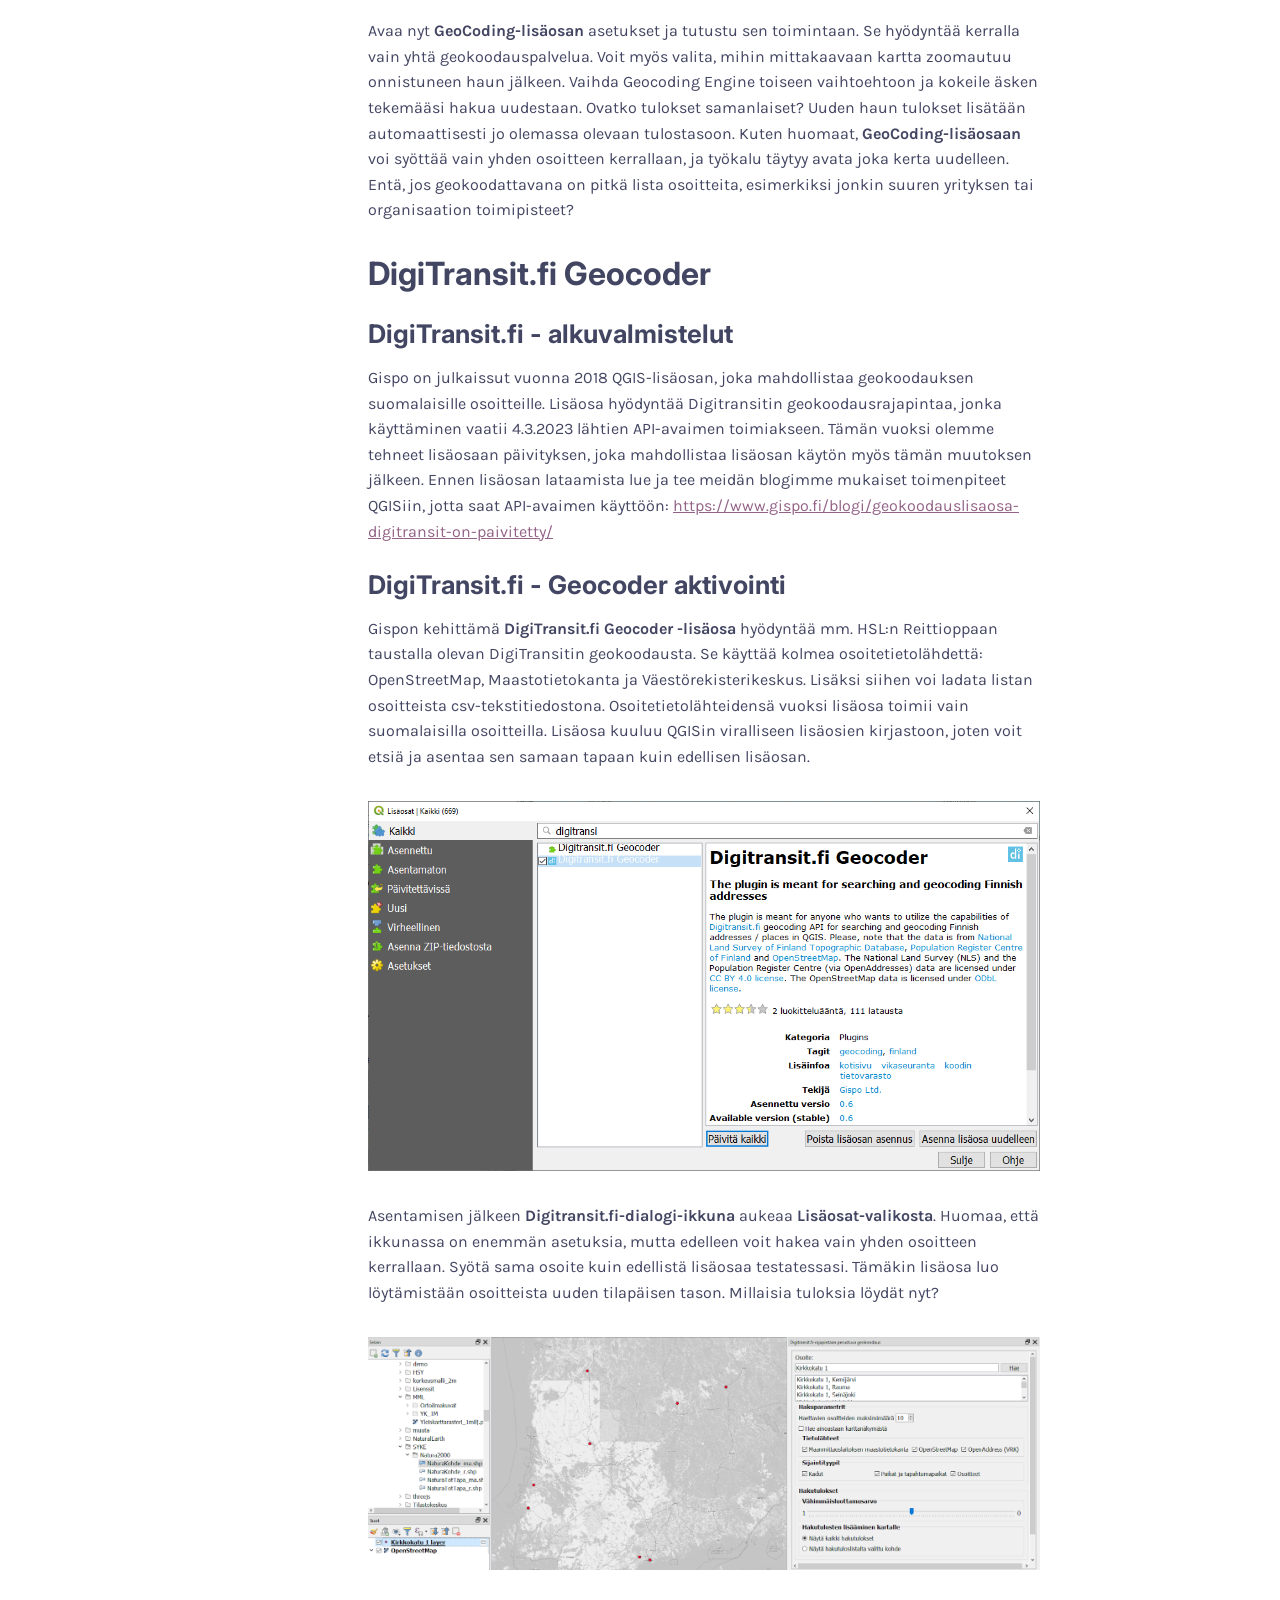
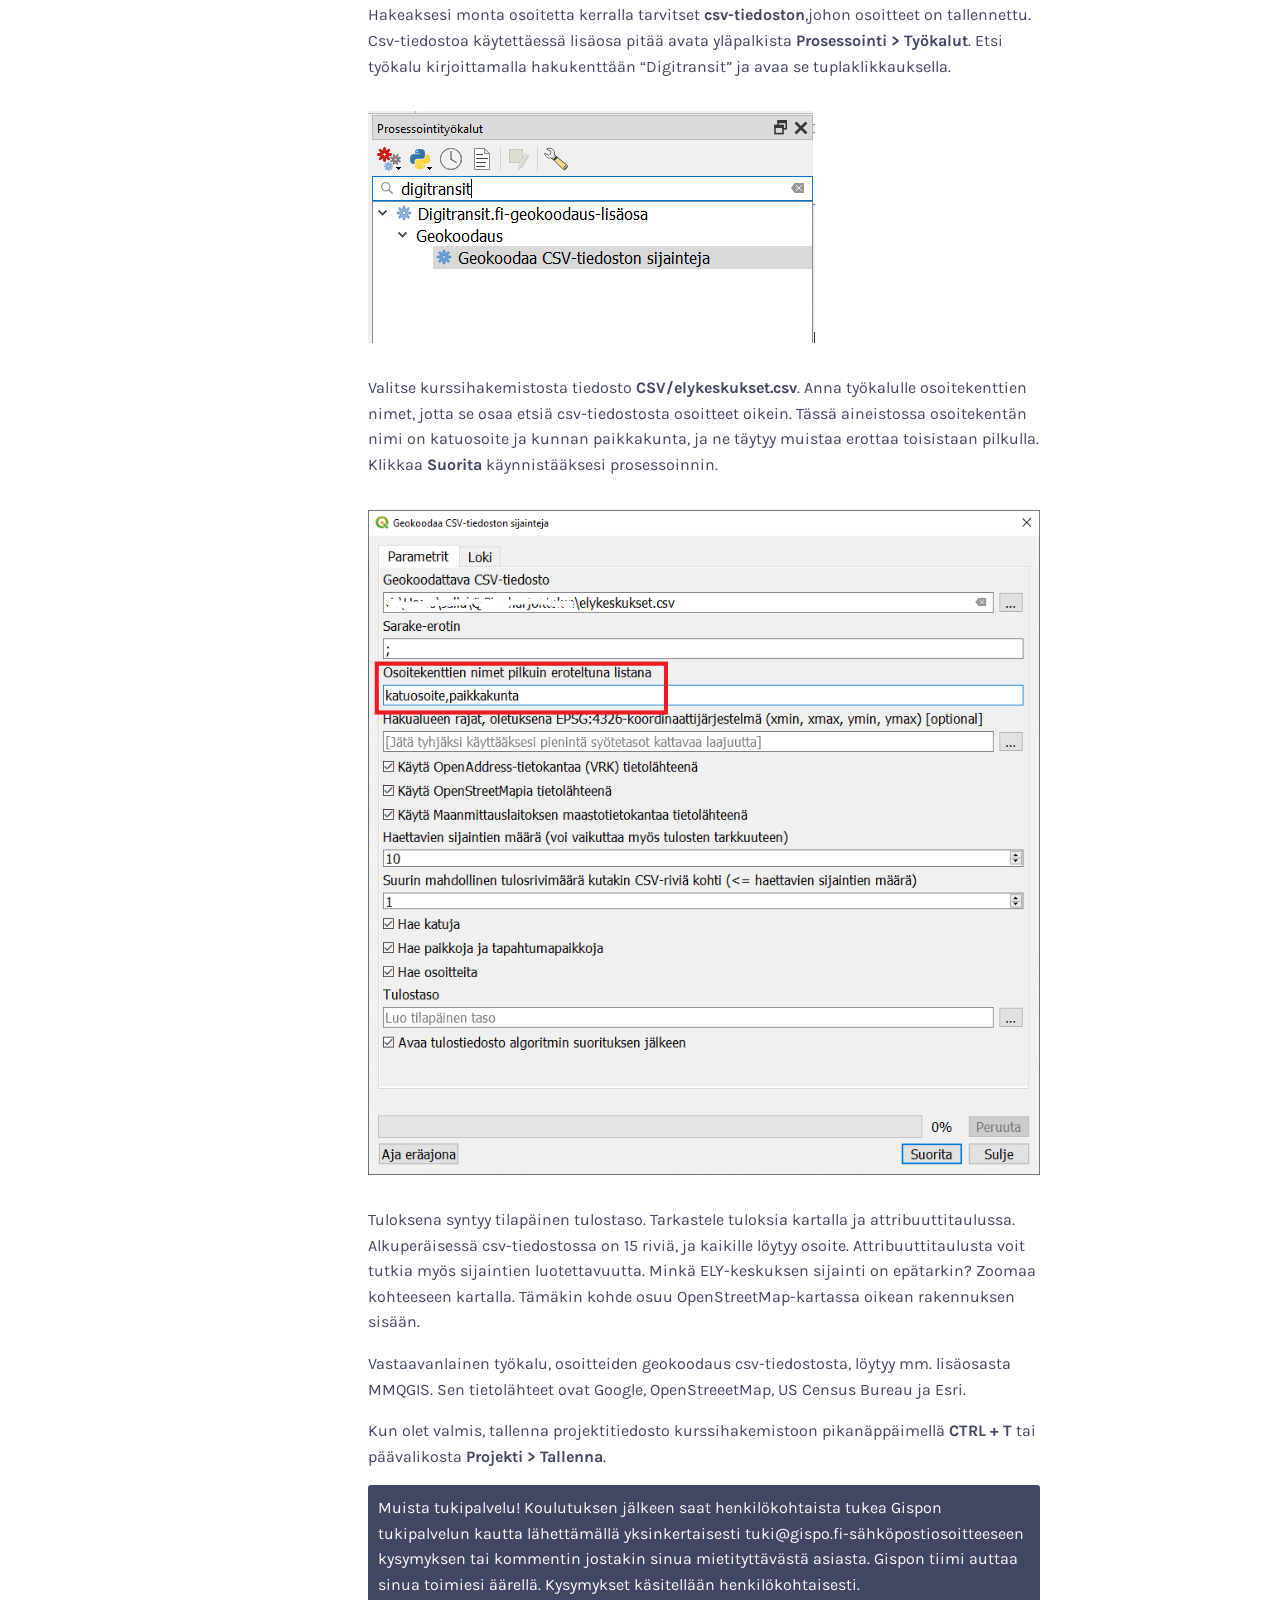
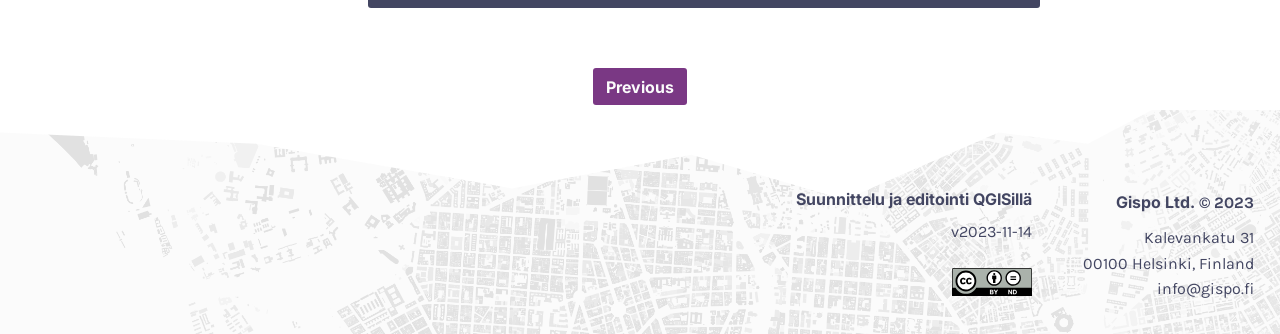
<file: docs/6-harjoitus-5-geokoodaus.html>
<!DOCTYPE html>
<html lang="" xml:lang="">
<head>

<!-- Based on TemplateMo 553 Xtra Blog: https://templatemo.com/tm-553-xtra-blog -->

<meta charset="utf-8" />
<meta name="generator" content="pandoc" />
<meta name="viewport" content="width=device-width, initial-scale=1" />
<meta property="og:title" content="6 Harjoitus 5: Geokoodaus | Suunnittelu ja editointi QGISillä" />
<meta property="og:type" content="book" />





<meta name="author" content="Gispo Oy." />

<meta name="date" content="2023-11-14" />


<meta name="description" content="6 Harjoitus 5: Geokoodaus | Suunnittelu ja editointi QGISillä">

<title>6 Harjoitus 5: Geokoodaus | Suunnittelu ja editointi QGISillä</title>




<link rel="stylesheet" href="custom.css" type="text/css" />

<link href="css/bootstrap.min.css" rel="stylesheet">
<link href="css/hamburgers.css" rel="stylesheet">

</head>

<body>


<div class="main-content">
<!-- special comment to mark beginning of title section for bookdown -->
<!-- bookdown comments must be in this order: title, toc, body -->

<div class="main-content-wrapper">

<div class="row">
<div class="col-sm-12">
<header class="main-toc sidebar" id="sidebar">
<div class="sidebar-wrapper">

<button class="navbar-toggle hamburger hamburger--collapse" id="navbar-toggle"
type="button" onclick="navToggle()" aria-label="Toggle navigation">
<span class="hamburger-box"><span class="hamburger-inner"></span></span>
</button>

<div class="sidebar-title-wrapper">
<img alt="Logo" width="100" src="img/gispo_white_sm.png" class="sidebar-logo">
<div class="sidebar-title"><h1>Suunnittelu ja editointi QGISillä</h1></div>
<div class="abstract-sidebar"><p>Syventäväkurssi datan tuottamisesta QGISissä.</p></div>
</div>

<nav class="sidebar-nav">
<div id="TOC" class="toc">
<ul>
<li class="has-sub"><a href="index.html#suunnittelu-ja-editointi-qgisillä"><span class="toc-section-number">1</span> Suunnittelu ja editointi QGISillä</a>
<ul>
<li><a href="index.html#tervetuloa-syventävälle-qgis-kurssille"><span class="toc-section-number">1.1</span> Tervetuloa Syventävälle QGIS-kurssille!</a></li>
<li><a href="index.html#kurssimateriaalien-lataaminen"><span class="toc-section-number">1.2</span> Kurssimateriaalien lataaminen</a></li>
<li><a href="index.html#lukuohje"><span class="toc-section-number">1.3</span> Lukuohje</a></li>
<li><a href="index.html#mistä-lisätietoja"><span class="toc-section-number">1.4</span> Mistä lisätietoja?</a></li>
<li><a href="index.html#virheet"><span class="toc-section-number">1.5</span> Virheet</a></li>
<li><a href="index.html#lisenssi-ja-oikeudet"><span class="toc-section-number">1.6</span> Lisenssi ja oikeudet</a></li>
</ul></li>
<li class="has-sub"><a href="2-harjoitus-1-digitoinnin-perusteet.html#harjoitus-1-digitoinnin-perusteet"><span class="toc-section-number">2</span> Harjoitus 1: Digitoinnin perusteet</a>
<ul>
<li><a href="2-harjoitus-1-digitoinnin-perusteet.html#valmistautuminen"><span class="toc-section-number">2.1</span> Valmistautuminen</a></li>
<li><a href="2-harjoitus-1-digitoinnin-perusteet.html#muokkauksen-yleisasetukset"><span class="toc-section-number">2.2</span> Muokkauksen yleisasetukset</a></li>
<li><a href="2-harjoitus-1-digitoinnin-perusteet.html#editoinnin-valmistelu"><span class="toc-section-number">2.3</span> Editoinnin valmistelu</a></li>
<li><a href="2-harjoitus-1-digitoinnin-perusteet.html#geopackagen-luonti"><span class="toc-section-number">2.4</span> GeoPackagen luonti</a></li>
<li><a href="2-harjoitus-1-digitoinnin-perusteet.html#aloita-geometrioiden-editointi"><span class="toc-section-number">2.5</span> Aloita geometrioiden editointi</a></li>
</ul></li>
<li class="has-sub"><a href="3-harjoitus-2-edistyneet-digitointiominaisuudet.html#harjoitus-2-edistyneet-digitointiominaisuudet"><span class="toc-section-number">3</span> Harjoitus 2: Edistyneet digitointiominaisuudet</a>
<ul>
<li><a href="3-harjoitus-2-edistyneet-digitointiominaisuudet.html#valmistautuminen-1"><span class="toc-section-number">3.1</span> Valmistautuminen</a></li>
<li><a href="3-harjoitus-2-edistyneet-digitointiominaisuudet.html#kohteisiin-tarttuminen-snapping-ja-rakennustila-construction-mode"><span class="toc-section-number">3.2</span> Kohteisiin tarttuminen (snapping) ja rakennustila (construction mode)</a></li>
<li><a href="3-harjoitus-2-edistyneet-digitointiominaisuudet.html#rakentamistila"><span class="toc-section-number">3.3</span> Rakentamistila</a></li>
<li class="has-sub"><a href="3-harjoitus-2-edistyneet-digitointiominaisuudet.html#rakennuksen-piirto-apuviivojen-avulla"><span class="toc-section-number">3.4</span> Rakennuksen piirto apuviivojen avulla</a>
<ul>
<li><a href="3-harjoitus-2-edistyneet-digitointiominaisuudet.html#sitten-vain-harjoittelemaan."><span class="toc-section-number">3.4.1</span> Sitten vain harjoittelemaan….</a></li>
</ul></li>
<li><a href="3-harjoitus-2-edistyneet-digitointiominaisuudet.html#suorakulmaisen-polygonin-piirtäminen"><span class="toc-section-number">3.5</span> Suorakulmaisen polygonin piirtäminen</a></li>
<li><a href="3-harjoitus-2-edistyneet-digitointiominaisuudet.html#tehtävä-rakennus-3540-m-tontin-rajan-suuntaisesti-etäisyys-rajaan-15-m"><span class="toc-section-number">3.6</span> Tehtävä: “Rakennus 35×40 m tontin rajan suuntaisesti, etäisyys rajaan 15 m”</a></li>
<li><a href="3-harjoitus-2-edistyneet-digitointiominaisuudet.html#case-rakennusala-tontille-polygonin-kopiointi-toiseksi-itseään-pienemmäksi"><span class="toc-section-number">3.7</span> Case rakennusala tontille: polygonin kopiointi toiseksi itseään pienemmäksi</a></li>
<li><a href="3-harjoitus-2-edistyneet-digitointiominaisuudet.html#lisätehtävä-lisää-rakennukset-tasolle-funktio-jolla-pinta-ala-tieto-päivittyy-automaattisesti"><span class="toc-section-number">3.8</span> Lisätehtävä: Lisää Rakennukset tasolle funktio, jolla pinta-ala tieto päivittyy automaattisesti</a></li>
<li><a href="3-harjoitus-2-edistyneet-digitointiominaisuudet.html#lopuksi"><span class="toc-section-number">3.9</span> Lopuksi</a></li>
</ul></li>
<li class="has-sub"><a href="4-harjoitus-3-georeferointi.html#harjoitus-3-georeferointi"><span class="toc-section-number">4</span> Harjoitus 3: Georeferointi</a>
<ul>
<li class="has-sub"><a href="4-harjoitus-3-georeferointi.html#valmistautuminen-2"><span class="toc-section-number">4.1</span> Valmistautuminen</a>
<ul>
<li><a href="4-harjoitus-3-georeferointi.html#section"><span class="toc-section-number">4.1.1</span> </a></li>
</ul></li>
<li><a href="4-harjoitus-3-georeferointi.html#aineistojen-valmistelu---georeferoija-lisäosan-aktivointi"><span class="toc-section-number">4.2</span> Aineistojen valmistelu <strong>-</strong> Georeferoija lisäosan aktivointi</a></li>
<li><a href="4-harjoitus-3-georeferointi.html#georeferoija-lisäosan-toiminta"><span class="toc-section-number">4.3</span> Georeferoija-lisäosan toiminta</a></li>
<li><a href="4-harjoitus-3-georeferointi.html#panosta-vastinpisteisiin"><span class="toc-section-number">4.4</span> Panosta vastinpisteisiin</a></li>
<li><a href="4-harjoitus-3-georeferointi.html#vastinpisteiden-tarkastelu-ja-varsinainen-georeferointi"><span class="toc-section-number">4.5</span> Vastinpisteiden tarkastelu ja varsinainen georeferointi</a></li>
</ul></li>
<li class="has-sub"><a href="5-harjoitus-4-topologia-ja-geometria.html#harjoitus-4-topologia-ja-geometria"><span class="toc-section-number">5</span> Harjoitus 4: Topologia ja geometria</a>
<ul>
<li><a href="5-harjoitus-4-topologia-ja-geometria.html#valmistautuminen-3"><span class="toc-section-number">5.1</span> Valmistautuminen</a></li>
<li><a href="5-harjoitus-4-topologia-ja-geometria.html#virheellisen-aineiston-tuonti-qgisiin"><span class="toc-section-number">5.2</span> Virheellisen aineiston tuonti QGISiin</a></li>
<li><a href="5-harjoitus-4-topologia-ja-geometria.html#tarkista-kelpoisuus-check-validity"><span class="toc-section-number">5.3</span> Tarkista kelpoisuus (Check validity)</a></li>
<li><a href="5-harjoitus-4-topologia-ja-geometria.html#topologian-tarkastaja-topology-checker"><span class="toc-section-number">5.4</span> Topologian tarkastaja (Topology checker)</a></li>
<li><a href="5-harjoitus-4-topologia-ja-geometria.html#tarkista-geometriat-geometry-checker"><span class="toc-section-number">5.5</span> Tarkista geometriat (Geometry checker)</a></li>
<li><a href="5-harjoitus-4-topologia-ja-geometria.html#geometrian-ja-topologian-validointi-tasoa-muokattaessa"><span class="toc-section-number">5.6</span> Geometrian ja topologian validointi tasoa muokattaessa</a></li>
</ul></li>
<li class="has-sub"><a href="6-harjoitus-5-geokoodaus.html#harjoitus-5-geokoodaus"><span class="toc-section-number">6</span> Harjoitus 5: Geokoodaus</a>
<ul>
<li><a href="6-harjoitus-5-geokoodaus.html#valmistautuminen-4"><span class="toc-section-number">6.1</span> Valmistautuminen</a></li>
<li><a href="6-harjoitus-5-geokoodaus.html#geocoding--lisäosa"><span class="toc-section-number">6.2</span> GeoCoding -lisäosa</a></li>
<li class="has-sub"><a href="6-harjoitus-5-geokoodaus.html#digitransit.fi-geocoder"><span class="toc-section-number">6.3</span> DigiTransit.fi Geocoder</a>
<ul>
<li><a href="6-harjoitus-5-geokoodaus.html#digitransit.fi---alkuvalmistelut"><span class="toc-section-number">6.3.1</span> DigiTransit.fi - alkuvalmistelut</a></li>
<li><a href="6-harjoitus-5-geokoodaus.html#digitransit.fi---geocoder-aktivointi"><span class="toc-section-number">6.3.2</span> DigiTransit.fi - Geocoder aktivointi</a></li>
</ul></li>
</ul></li>
</ul>
</div>
</nav>
</div>
</header>
</div>
</div>
<div class="row">
<div class="col-sm-12">
<div id="harjoitus-5-geokoodaus" class="section level1" number="6">
<h1><span class="header-section-number">6</span> Harjoitus 5: Geokoodaus</h1>
<p><strong>Harjoituksen sisältö</strong></p>
<p>Tutustutaan erilaisiin geokoodauksen mahdollistaviin toimintoihin ja lisäosiin.</p>
<p><strong>Harjoituksen tavoite</strong></p>
<p>Opiskelija ymmärtää mihin geokoodaus perustuu ja osaa valita omaan käyttöönsä tarkoituksenmukaisen välineen.</p>
<p><strong>Arvioitu kesto</strong></p>
<p>20 minuuttia.</p>
<div id="valmistautuminen-4" class="section level2" number="6.1">
<h2><span class="header-section-number">6.1</span> Valmistautuminen</h2>
<p>Avaa uusi QGIS-projekti (Projekti &gt; Uusi) ja tallenna se nimellä “QGIS-harjoitus 5”.</p>
<p>Avaa projektiisi jokin taustakartta, esimerkiksi OpenStreetMap. Löydät sen <strong>Selain</strong>-ikkunan alareunasta XYZ Tiles -valikosta.</p>
</div>
<div id="geocoding--lisäosa" class="section level2" number="6.2">
<h2><span class="header-section-number">6.2</span> GeoCoding -lisäosa</h2>
<p>Avaa <strong>Lisäosat</strong> -valikko ja etsi <strong>GeoCoding</strong> -niminen lisäosa. Tutustu sen esittelytekstiin: se voi hyödyntää sekä Googlen että OpenStreetMapin osoitetietoja ja niiden omia hakupalveluita. Asenna lisäosa.</p>
<p>Avaa GeoCoding Lisäosat-valikosta GeoCoding &gt; GeoCoding.</p>
<p><img src="img/harjoitus_5/image1.png" /></p>
<p>Testaa löytääkö lisäosa esimerkiksi kotiosoitteesi. Mikäli useassa kaupungissa on saman niminen katu, GeoCoding kysyy, minkä niistä haluat näyttää kartalla.</p>
<p><img src="img/harjoitus_5/image2.png" /></p>
<p>Löydetyistä osoitteista syntyy uusi tilapäinen tulostaso projektiisi.</p>
<p><img src="img/harjoitus_5/image3.png" /></p>
<p>Avaa nyt <strong>GeoCoding-lisäosan</strong> asetukset ja tutustu sen toimintaan. Se hyödyntää kerralla vain yhtä geokoodauspalvelua. Voit myös valita, mihin mittakaavaan kartta zoomautuu onnistuneen haun jälkeen. Vaihda Geocoding Engine toiseen vaihtoehtoon ja kokeile äsken tekemääsi hakua uudestaan. Ovatko tulokset samanlaiset? Uuden haun tulokset lisätään automaattisesti jo olemassa olevaan tulostasoon. Kuten huomaat, <strong>GeoCoding-lisäosaan</strong> voi syöttää vain yhden osoitteen kerrallaan, ja työkalu täytyy avata joka kerta uudelleen. Entä, jos geokoodattavana on pitkä lista osoitteita, esimerkiksi jonkin suuren yrityksen tai organisaation toimipisteet?</p>
</div>
<div id="digitransit.fi-geocoder" class="section level2" number="6.3">
<h2><span class="header-section-number">6.3</span> DigiTransit.fi Geocoder</h2>
<div id="digitransit.fi---alkuvalmistelut" class="section level3" number="6.3.1">
<h3><span class="header-section-number">6.3.1</span> DigiTransit.fi - alkuvalmistelut</h3>
<p>Gispo on julkaissut vuonna 2018 QGIS-lisäosan, joka mahdollistaa geokoodauksen suomalaisille osoitteille. Lisäosa hyödyntää Digitransitin geokoodausrajapintaa, jonka käyttäminen vaatii 4.3.2023 lähtien API-avaimen toimiakseen. Tämän vuoksi olemme tehneet lisäosaan päivityksen, joka mahdollistaa lisäosan käytön myös tämän muutoksen jälkeen. Ennen lisäosan lataamista lue ja tee meidän blogimme mukaiset toimenpiteet QGISiin, jotta saat API-avaimen käyttöön: <a href="https://www.gispo.fi/blogi/geokoodauslisaosa-digitransit-on-paivitetty/" class="uri">https://www.gispo.fi/blogi/geokoodauslisaosa-digitransit-on-paivitetty/</a></p>
</div>
<div id="digitransit.fi---geocoder-aktivointi" class="section level3" number="6.3.2">
<h3><span class="header-section-number">6.3.2</span> DigiTransit.fi - Geocoder aktivointi</h3>
<p>Gispon kehittämä <strong>DigiTransit.fi Geocoder -lisäosa</strong> hyödyntää mm. HSL:n Reittioppaan taustalla olevan DigiTransitin geokoodausta. Se käyttää kolmea osoitetietolähdettä: OpenStreetMap, Maastotietokanta ja Väestörekisterikeskus. Lisäksi siihen voi ladata listan osoitteista csv-tekstitiedostona. Osoitetietolähteidensä vuoksi lisäosa toimii vain suomalaisilla osoitteilla. Lisäosa kuuluu QGISin viralliseen lisäosien kirjastoon, joten voit etsiä ja asentaa sen samaan tapaan kuin edellisen lisäosan.</p>
<p><img src="img/harjoitus_5/image4.png" /></p>
<p>Asentamisen jälkeen <strong>Digitransit.fi-dialogi-ikkuna</strong> aukeaa <strong>Lisäosat-valikosta</strong>. Huomaa, että ikkunassa on enemmän asetuksia, mutta edelleen voit hakea vain yhden osoitteen kerrallaan. Syötä sama osoite kuin edellistä lisäosaa testatessasi. Tämäkin lisäosa luo löytämistään osoitteista uuden tilapäisen tason. Millaisia tuloksia löydät nyt?</p>
<p><img src="img/harjoitus_5/image5.png" /></p>
<p>Hakeaksesi monta osoitetta kerralla tarvitset <strong>csv-tiedoston</strong>,johon osoitteet on tallennettu. Csv-tiedostoa käytettäessä lisäosa pitää avata yläpalkista <strong>Prosessointi &gt; Työkalut</strong>. Etsi työkalu kirjoittamalla hakukenttään “Digitransit” ja avaa se tuplaklikkauksella.</p>
<p><img src="img/harjoitus_5/image6.png" /></p>
<p>Valitse kurssihakemistosta tiedosto <strong>CSV/elykeskukset.csv</strong>. Anna työkalulle osoitekenttien nimet, jotta se osaa etsiä csv-tiedostosta osoitteet oikein. Tässä aineistossa osoitekentän nimi on katuosoite ja kunnan paikkakunta, ja ne täytyy muistaa erottaa toisistaan pilkulla. Klikkaa <strong>Suorita</strong> käynnistääksesi prosessoinnin.</p>
<p><img src="img/harjoitus_5/image7.png" /></p>
<p>Tuloksena syntyy tilapäinen tulostaso. Tarkastele tuloksia kartalla ja attribuuttitaulussa. Alkuperäisessä csv-tiedostossa on 15 riviä, ja kaikille löytyy osoite. Attribuuttitaulusta voit tutkia myös sijaintien luotettavuutta. Minkä ELY-keskuksen sijainti on epätarkin? Zoomaa kohteeseen kartalla. Tämäkin kohde osuu OpenStreetMap-kartassa oikean rakennuksen sisään.</p>
<p>Vastaavanlainen työkalu, osoitteiden geokoodaus csv-tiedostosta, löytyy mm. lisäosasta MMQGIS. Sen tietolähteet ovat Google, OpenStreeetMap, US Census Bureau ja Esri.</p>
<p>Kun olet valmis, tallenna projektitiedosto kurssihakemistoon pikanäppäimellä <strong>CTRL + T</strong> tai päävalikosta <strong>Projekti &gt; Tallenna</strong>.</p>
<div class="hint-box">
<p>Muista tukipalvelu! Koulutuksen jälkeen saat henkilökohtaista tukea Gispon tukipalvelun kautta lähettämällä yksinkertaisesti tuki@gispo.fi-sähköpostiosoitteeseen kysymyksen tai kommentin jostakin sinua mietityttävästä asiasta. Gispon tiimi auttaa sinua toimiesi äärellä. Kysymykset käsitellään henkilökohtaisesti.</p>
</div>

</div>
</div>
</div>
<p style="text-align: center;">
<a href="5-harjoitus-4-topologia-ja-geometria.html"><button class="btn btn-default">Previous</button></a>
</p>
</div>
</div>

<footer class="footer text-center">

<div class="footer-container text-center">

<div class="footer-info">
<h5 class="footer-title">Suunnittelu ja editointi QGISillä</h5>
<span class="footer-version">v2023-11-14</span>
<div class="license"><img src="img/by-nd.svg" width="80px" alt="CC-BY-ND"></div>
</div>

<div class="footer-info">
<h5 class="footer-title footer-company">Gispo Ltd.
<span class="footer-copyright-year">© 2023</span></h5>
<span class="footer-contact-info">Kalevankatu 31
<br>00100 Helsinki, Finland
<br>info@gispo.fi
</span>
</div>

</div>
</div>
</footer>
</div>


<script src="js/nav-script.js"></script>

</body>
</html>
</file>
<file: docs/custom.css>
/* Import fonts */
@import url("https://fonts.googleapis.com/css2?family=Karla:wght@300;400;700&display=swap");
@import url("https://fonts.googleapis.com/css2?family=Inter:wght@300;400;700;800&display=swap");

/* Generics */
body { overflow-x: hidden; }

p, span, li {
    color: #434662;
    font-family: 'Karla', sans-serif;
    font-size: 1em !important;
    text-align: left;
    line-height: 1.6em !important;
}

a {
    color: #936287 !important;
    text-decoration: underline !important;
    background-color: transparent;
}

a:hover {
    color: #caabbe !important;
    text-decoration: underline;
}

h1, h2, h3, h4, h5, h6 {
    font-family: 'Inter', sans-serif !important;
    font-weight: bold !important;
    color: #434662;
    line-height: 140%;
    margin-bottom: 0.6em !important;
    margin-top: 1em !important;
}

h1 { font-size: 240% !important; }

h2 { font-size: 200% !important; }

h3 { font-size: 160% !important; }

h4 { font-size: 120% !important; }

h5 { font-size: 100% !important; }

/* Sidebar and toc */

.sidebar {
    background-color: #7a3884;
    color: #fbfbfb;
    position: fixed;
    top: 0;
    left: 0;
    bottom: 0;
    z-index: 100;
    width: 20%;
    overflow-y: visible;
}

.sidebar-wrapper {
    padding: 5% 10%;
    width: 100%;
    height: 100%;
    overflow: scroll;
}

.sidebar-wrapper::-webkit-scrollbar {
    width: 0 !important;
    background: transparent !important;
}

.sidebar-title-wrapper {
    margin: 10% 5% 20% 5%;
}

.sidebar-title {
    text-align: left !important;
}

.sidebar-title h1 {
    color: #fbfbfb !important;
}

.sidebar-title:after {
    content: "";
    background: #fbfbfb;
    height: 0.01em;
    width: auto;
    display: block;
    margin-top: 2em;
    margin-bottom: 2em;
}

.sidebar-logo {
    display: block;
    margin-bottom: 1.8em;
}

.abstract-sidebar p {
    color: #fbfbfb;
    font-size: 90%;
}

.sidebar-nav {
    margin: 0;
}

.sidebar .navbar-toggle {
    display: none;
}

#TOC ul {
    position: relative;
    padding-inline-start: 6%;
}

#TOC li {
    list-style: none;
    padding-bottom: 0.6em;
}

#TOC > ul > li > a {
    height: auto;
    font-family: 'Inter', sans-serif;
    font-size: 120%;
    font-weight: bold;
    padding-bottom: 0.6em;
    text-decoration: none !important;
}

#TOC li > a {
    color: #fbfbfb !important;
    width: 100%;
    max-width: 300px;
    display: flex;
    align-items: flex-start;
    flex-direction: row;
    justify-content: flex-start;
    font-family: 'Inter', sans-serif;
    text-decoration: none !important;
}

#TOC li > a:hover { text-decoration: underline !important; }

.toc-section-number {
    color: inherit;
    padding-right: 0.4em;
    margin-bottom: 0.2em !important;
    display: none;
}

/* Main content */

.main-content {
    background-color: #fff;
    display: flex;
    position: relative;
    min-height: 100vh;
    height: auto;
    width: auto;
    justify-content: space-between;
    flex-direction: column;
    align-items: stretch;
}

.header-section-number {
    display: none;
}

.main-content-wrapper { padding-bottom: 15%; }

.level1 { /* wraps around main content */
    flex: 1 0 auto;
    justify-content: space-between;
    margin-left: 20%;
    padding: 2em 3em;
    max-width: 60%;
    height: auto;
}
.level1 img {
    max-width: 100%;
    padding: 1em 0;
}

.level1 .figure { padding: 1em 0; }

.level1 p, .level1 span { margin-bottom: 1rem !important; }

/* Title */

#title-container {
    text-align: left;
    margin-left: 20%;
    padding: 2em 3em;
}

#title-container:after {
    content: "";
    background: #434662;
    display: block;
    position: relative;
    height: 0.01em;
    width: auto;
    margin-top: 2em;
}

/* Buttons */

.btn {
    font-weight: bold !important;
    font-family: 'Inter', sans-serif;
    color: #fbfbfb !important;
    background-color: #7a3884 !important;
    border: none !important;
    margin: 0.8em 0.8em !important;
    padding: 0.4em 0.8em !important;
    border-radius: 3px !important;
    display:block
}

.btn:hover {
    color: #fbfbfb !important;
    text-decoration: none;
    background-color: #ab8b9b !important;
}

/* Footer */

.footer {
    display: flex;
    position: absolute;
    bottom: 0;
    width: 100%;
    height: auto;
    padding-top: 4em;
    padding-bottom: 2em;
    flex-shrink: 0;
    margin: 0;
    flex-direction: column;
    align-items: flex-end;
}

.footer:before {
    content: "";
    background-image: url(img/Gispo_tausta.png);
    background-repeat: no-repeat;
    background-size: cover;
    display: block;
    position: absolute;
    left: 0;
    top: 0;
    width: 100%;
    height: 100%;
    opacity: 0.4;
    z-index: 1;
    clip-path: polygon(0 10%, 20% 15%, 40% 35%, 54% 20%, 66% 40%, 78% 10%, 85% 15%, 90% 0%, 100% 0, 100% 100%, 0 100%);
}

.footer-container {
    display: flex;
    align-items: flex-start;
    justify-content: space-around;
    z-index: 2;
}

.footer-info {
    padding: 0 1.6em;
    text-align: right;
}

.footer-version { position: relative; }

.license { padding-top: 10%; }

.footer-contact {
    margin: 0 20px;
}
.footer-contact-info {
    display: block;
    text-align: right;
}

.footer-copyright-year { font-size: 0.5rem; }

/* Content boxes */

.hint-box {
    background: #434662;
    padding: 10px;
    border: none;
    margin-bottom: 1rem;
    border-radius: 3px;
}

.hint-box p {
    color: #fbfbfb;
    margin: 0 !important;
}

.note-box {
    background: #ffffff;
    padding: 10px;
    border: none;
    margin-bottom: 1rem;
    border-radius: 3px;
}

.note-box p {
    color: #000000;
    margin: 0 !important;
}

.code-box {
    background: #f5d2cc;
    padding: 10px;
    border: none;
    margin-bottom: 1rem;
    border-radius: 3px;
}

.code-box p {
    color: #000000;
    margin: 0 !important;
}

.file-content-box {
    background: #caabbe;
    padding: 10px;
    border: none;
    margin-bottom: 1rem;
    border-radius: 3px;
}

.file-content-box p {
    color: #000000;
    margin: 0 !important;
}

.commandline-box {
    background: #cccccc;
    padding: 10px;
    border: none;
    margin-bottom: 1rem;
    border-radius: 3px;
}

.commandline-box p {
    color: #000000;
    margin: 0 !important;
}

/* Media queries */
@media (max-width: 1540px) {
    .sidebar { width: 320px; }
    .main-content-wrapper { padding-bottom: 200px; }
    #title-container { margin-left: 320px; }
    .level1 {
        margin-left: 320px;
        width: calc(100% - 320px);
    }
}

@media (max-width: 1199px) and (min-width: 992px) { .level1 { padding: 80px 40px 25px; } }

/* Hide sidebar */
@media (max-width: 991px) {
    .sidebar {
        width: 320px;
        left: -320px;
        transition: all 0.3s ease;
    }

    .sidebar.show { left: 0; }
    .sidebar-wrapper { padding: 15px; }

    .sidebar .navbar-toggle {
        display: inline-block;
        position: fixed;
        left: 20px;
        padding: 10px 15px;
        transition: all 0.3s ease;
        border-radius: 0;
        outline: none;
    }


    #title-container { margin-left: 0; }
    .level1 {
        margin-left: 0;
        padding: 50px 40px;
        width: 100%;
        max-width: none;
    }
    .footer { margin-left: 0; }
}

@media (max-width: 767px) {
    .level1 { padding: 60px 10px; }
}
</file>
<file: docs/css/hamburgers.css>
/*!
 * Hamburgers
 * @description Tasty CSS-animated hamburgers
 * @author Jonathan Suh @jonsuh
 * @site https://jonsuh.com/hamburgers
 * @link https://github.com/jonsuh/hamburgers
 */
.hamburger {
  padding: 15px 15px;
  display: inline-block;
  cursor: pointer;
  transition-property: opacity, filter;
  transition-duration: 0.15s;
  transition-timing-function: linear;
  font: inherit;
  color: inherit;
  text-transform: none;
  background-color: transparent;
  border: 0;
  margin: 0;
  overflow: visible; }
  .hamburger:hover {
    opacity: 0.7; }
  .hamburger.is-active:hover {
    opacity: 0.7; }
  .hamburger.is-active .hamburger-inner,
  .hamburger.is-active .hamburger-inner::before,
  .hamburger.is-active .hamburger-inner::after {
    background-color: #fbfbfb; }

.hamburger-box {
  width: 40px;
  height: 24px;
  display: inline-block;
  position: relative; }

.hamburger-inner {
  display: block;
  top: 50%;
  margin-top: -2px; }
  .hamburger-inner, .hamburger-inner::before, .hamburger-inner::after {
    width: 40px;
    height: 4px;
    background-color: #000;
    border-radius: 4px;
    position: absolute;
    transition-property: transform;
    transition-duration: 0.15s;
    transition-timing-function: ease; }
  .hamburger-inner::before, .hamburger-inner::after {
    content: "";
    display: block; }
  .hamburger-inner::before {
    top: -10px; }
  .hamburger-inner::after {
    bottom: -10px; }

/*
   * Arrow
   */
.hamburger--arrow.is-active .hamburger-inner::before {
  transform: translate3d(-8px, 0, 0) rotate(-45deg) scale(0.7, 1); }

.hamburger--arrow.is-active .hamburger-inner::after {
  transform: translate3d(-8px, 0, 0) rotate(45deg) scale(0.7, 1); }

/*
   * Collapse
   */
.hamburger--collapse .hamburger-inner {
  top: auto;
  bottom: 0;
  transition-duration: 0.13s;
  transition-delay: 0.13s;
  transition-timing-function: cubic-bezier(0.55, 0.055, 0.675, 0.19); }
  .hamburger--collapse .hamburger-inner::after {
    top: -20px;
    transition: top 0.2s 0.2s cubic-bezier(0.33333, 0.66667, 0.66667, 1), opacity 0.1s linear; }
  .hamburger--collapse .hamburger-inner::before {
    transition: top 0.12s 0.2s cubic-bezier(0.33333, 0.66667, 0.66667, 1), transform 0.13s cubic-bezier(0.55, 0.055, 0.675, 0.19); }

.hamburger--collapse.is-active .hamburger-inner {
  transform: translate3d(0, -10px, 0) rotate(-45deg);
  transition-delay: 0.22s;
  transition-timing-function: cubic-bezier(0.215, 0.61, 0.355, 1); }
  .hamburger--collapse.is-active .hamburger-inner::after {
    top: 0;
    opacity: 0;
    transition: top 0.2s cubic-bezier(0.33333, 0, 0.66667, 0.33333), opacity 0.1s 0.22s linear; }
  .hamburger--collapse.is-active .hamburger-inner::before {
    top: 0;
    transform: rotate(-90deg);
    transition: top 0.1s 0.16s cubic-bezier(0.33333, 0, 0.66667, 0.33333), transform 0.13s 0.25s cubic-bezier(0.215, 0.61, 0.355, 1); }
</file>
